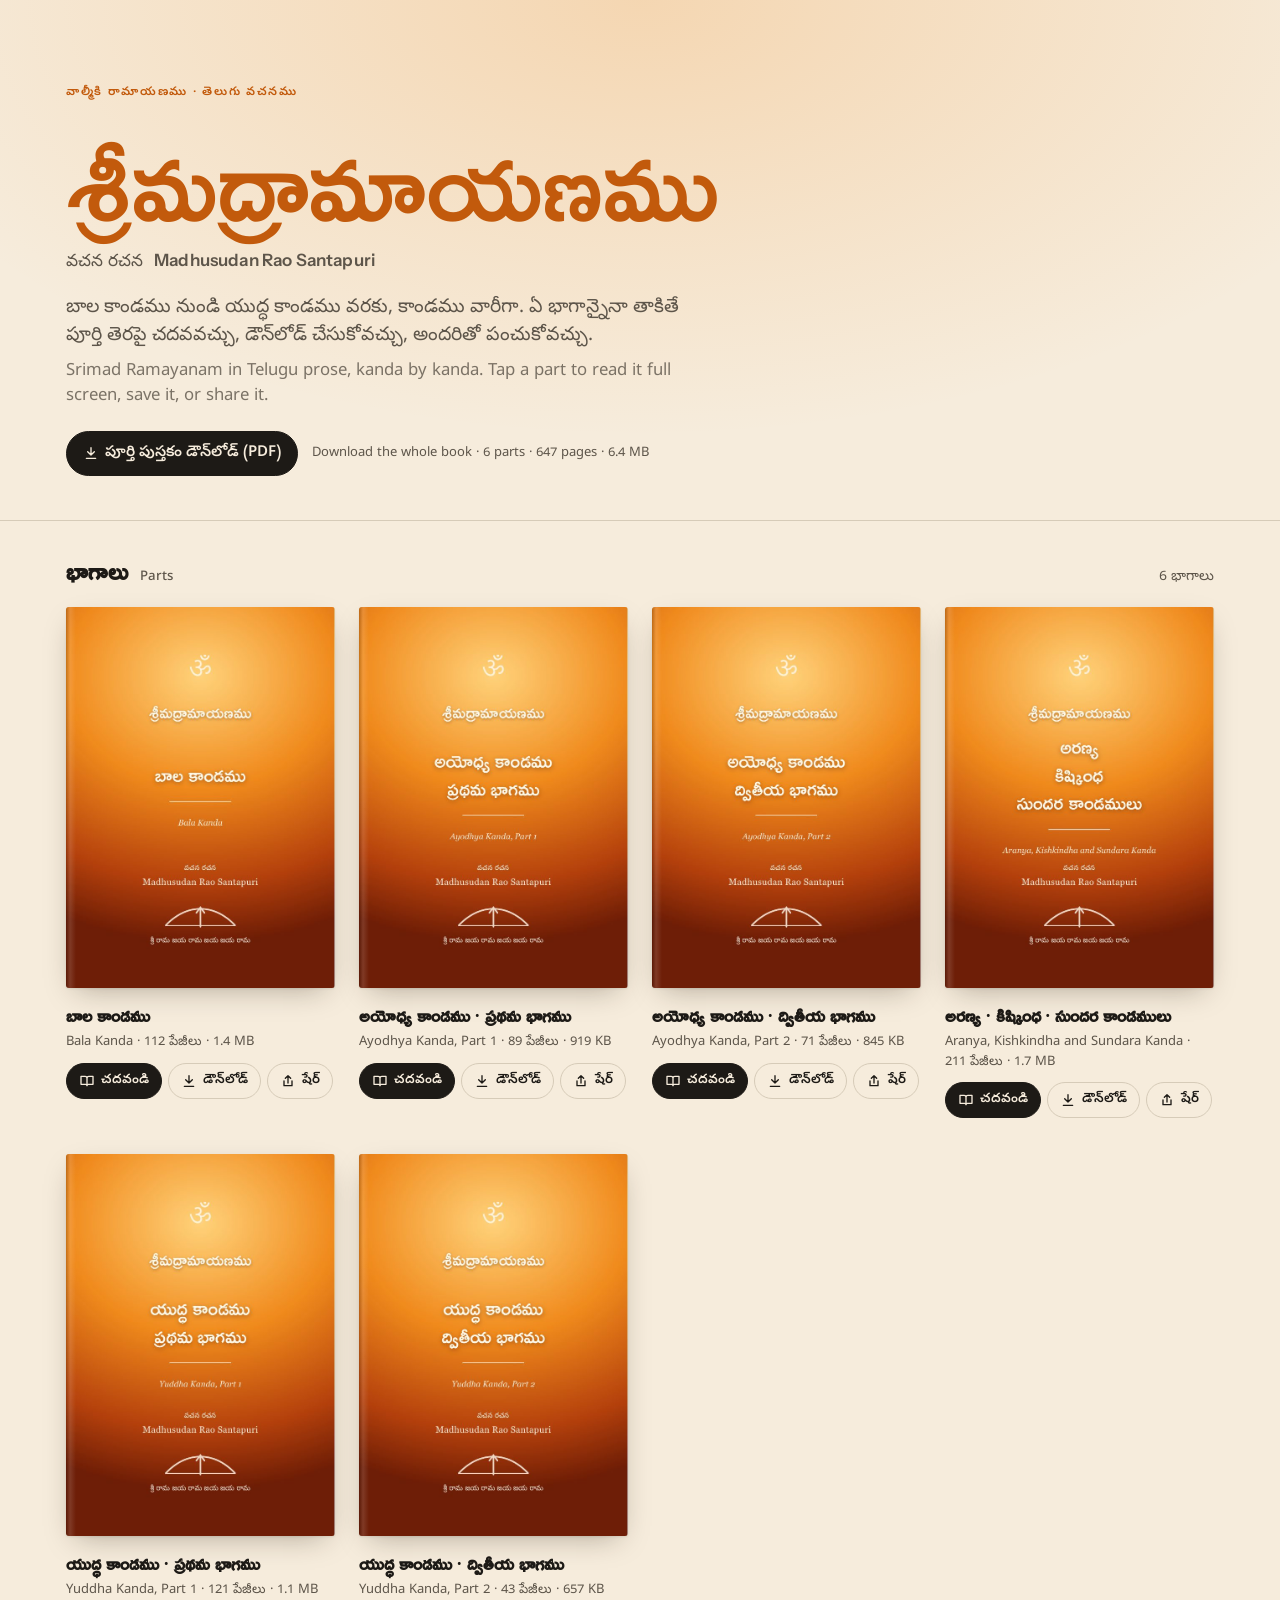
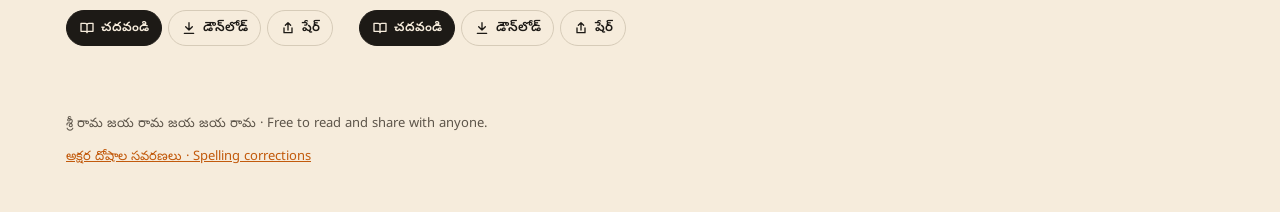
<file: index.html>
<!doctype html>
<html lang="te">
<head>
  <meta charset="utf-8">
  <meta name="viewport" content="width=device-width, initial-scale=1, viewport-fit=cover">
  <title>శ్రీమద్రామాయణము · Srimad Ramayanam</title>
  <meta name="description" content="శ్రీమద్రామాయణము తెలుగులో, కాండము వారీగా. Srimad Ramayanam in Telugu: read every part full screen, download it, or share it.">
  <meta name="theme-color" content="#f6ecdc" media="(prefers-color-scheme: light)">
  <meta name="theme-color" content="#16130f" media="(prefers-color-scheme: dark)">
  <meta property="og:title" content="శ్రీమద్రామాయణము · Srimad Ramayanam">
  <meta property="og:description" content="శ్రీమద్రామాయణము తెలుగులో, కాండము వారీగా. Srimad Ramayanam in Telugu: read every part full screen, download it, or share it.">
  <link rel="icon" href="data:image/svg+xml,%3Csvg xmlns='http://www.w3.org/2000/svg' viewBox='0 0 64 64'%3E%3Crect width='64' height='64' rx='12' fill='%23c25a0c'/%3E%3Cpath d='M12 50C22 16 42 16 52 50' fill='none' stroke='%23fff' stroke-width='4' stroke-linecap='round'/%3E%3Cpath d='M12 50H52M32 52V22M26 29l6-8 6 8' fill='none' stroke='%23fff' stroke-width='3' stroke-linecap='round'/%3E%3C/svg%3E">
  <link rel="preconnect" href="https://fonts.googleapis.com">
  <link rel="preconnect" href="https://fonts.gstatic.com" crossorigin>
  <link href="https://fonts.googleapis.com/css2?family=Noto+Sans+Telugu:wght@400;500;600&family=Ramabhadra&family=Instrument+Sans:wght@400;500;600&display=swap" rel="stylesheet">
  <link rel="stylesheet" href="css/style.css">
  <script>
    // Shows script errors at the bottom of the page (helps find problems on phones and tablets without a console)
    window.onerror = function (msg, src, line) {
      var el = document.getElementById('jsError');
      if (el) { el.hidden = false; el.textContent += 'Error: ' + msg + ' (' + String(src || '').split('/').pop() + ':' + line + ')\n'; }
    };
  </script>
  <script type="module" src="js/app.js"></script>
</head>
<body>
  <div id="home" class="home">
    <header class="masthead">
      <div class="wrap">
        <p class="eyebrow">వాల్మీకి రామాయణము · తెలుగు వచనము</p>
        <h1 class="title">శ్రీమద్రామాయణము</h1>
        <p class="byline">వచన రచన <span class="byline-name">Madhusudan Rao Santapuri</span></p>
        <p class="lede">బాల కాండము నుండి యుద్ధ కాండము వరకు, కాండము వారీగా. ఏ భాగాన్నైనా తాకితే పూర్తి తెరపై చదవవచ్చు, డౌన్‌లోడ్ చేసుకోవచ్చు, అందరితో పంచుకోవచ్చు.<br><span class="lede-en">Srimad Ramayanam in Telugu prose, kanda by kanda. Tap a part to read it full screen, save it, or share it.</span></p>
        <p class="book-dl"><a class="btn primary" href="book/srimad-ramayanam.pdf" download="srimad-ramayanam.pdf"><svg viewBox="0 0 24 24" aria-hidden="true"><path d="M12 4v11M7 10l5 5 5-5M5 20h14"/></svg><span class="lbl">పూర్తి పుస్తకం డౌన్‌లోడ్ (PDF)</span></a>
          <span class="book-sub">Download the whole book · 6 parts · 647 pages · 6.4 MB</span></p>
      </div>
    </header>

    <main class="wrap">
      <div class="shelf-head">
        <h2>భాగాలు <span class="h-en">Parts</span></h2>
        <span id="count" class="count"></span>
      </div>
      <ul id="grid" class="grid" aria-live="polite">
        <!-- shelf:start -->
        <li class="card"><a class="cover" href="data/01-bala-kanda.pdf"><img src="covers/01-bala-kanda.jpg" alt=""></a>
          <div class="meta"><h3>బాల కాండము</h3><p class="sub">Bala Kanda · 112 పేజీలు · 1.4 MB</p>
          <div class="actions"><a class="btn primary" href="data/01-bala-kanda.pdf"><span class="lbl">చదవండి</span></a></div></div></li>
        <li class="card"><a class="cover" href="data/02-ayodhya-kanda-part-1.pdf"><img src="covers/02-ayodhya-kanda-part-1.jpg" alt=""></a>
          <div class="meta"><h3>అయోధ్య కాండము · ప్రథమ భాగము</h3><p class="sub">Ayodhya Kanda, Part 1 · 89 పేజీలు · 919 KB</p>
          <div class="actions"><a class="btn primary" href="data/02-ayodhya-kanda-part-1.pdf"><span class="lbl">చదవండి</span></a></div></div></li>
        <li class="card"><a class="cover" href="data/03-ayodhya-kanda-part-2.pdf"><img src="covers/03-ayodhya-kanda-part-2.jpg" alt=""></a>
          <div class="meta"><h3>అయోధ్య కాండము · ద్వితీయ భాగము</h3><p class="sub">Ayodhya Kanda, Part 2 · 71 పేజీలు · 845 KB</p>
          <div class="actions"><a class="btn primary" href="data/03-ayodhya-kanda-part-2.pdf"><span class="lbl">చదవండి</span></a></div></div></li>
        <li class="card"><a class="cover" href="data/04-aranya-kishkindha-sundara-kanda.pdf"><img src="covers/04-aranya-kishkindha-sundara-kanda.jpg" alt=""></a>
          <div class="meta"><h3>అరణ్య · కిష్కింధ · సుందర కాండములు</h3><p class="sub">Aranya, Kishkindha and Sundara Kanda · 211 పేజీలు · 1.7 MB</p>
          <div class="actions"><a class="btn primary" href="data/04-aranya-kishkindha-sundara-kanda.pdf"><span class="lbl">చదవండి</span></a></div></div></li>
        <li class="card"><a class="cover" href="data/05-yuddha-kanda-part-1.pdf"><img src="covers/05-yuddha-kanda-part-1.jpg" alt=""></a>
          <div class="meta"><h3>యుద్ధ కాండము · ప్రథమ భాగము</h3><p class="sub">Yuddha Kanda, Part 1 · 121 పేజీలు · 1.1 MB</p>
          <div class="actions"><a class="btn primary" href="data/05-yuddha-kanda-part-1.pdf"><span class="lbl">చదవండి</span></a></div></div></li>
        <li class="card"><a class="cover" href="data/06-yuddha-kanda-part-2.pdf"><img src="covers/06-yuddha-kanda-part-2.jpg" alt=""></a>
          <div class="meta"><h3>యుద్ధ కాండము · ద్వితీయ భాగము</h3><p class="sub">Yuddha Kanda, Part 2 · 43 పేజీలు · 657 KB</p>
          <div class="actions"><a class="btn primary" href="data/06-yuddha-kanda-part-2.pdf"><span class="lbl">చదవండి</span></a></div></div></li>
        <!-- shelf:end -->
      </ul>
      <div id="empty" class="empty" hidden>
        <p class="empty-title">ఇంకా భాగాలు లేవు</p>
        <p>New parts will appear here as soon as they're added.</p>
      </div>
      <div id="error" class="empty" hidden>
        <p class="empty-title">భాగాలను తెరవలేకపోయాం</p>
        <p>Check your connection and <a href="" onclick="location.reload();return false">try again</a>.</p>
      </div>
    </main>

    <footer class="foot wrap">
      <p>శ్రీ రామ జయ రామ జయ జయ రామ · Free to read and share with anyone.</p>
      <p><a href="corrections/">అక్షర దోషాల సవరణలు · Spelling corrections</a></p>
      <pre id="jsError" class="js-error" hidden></pre>
    </footer>
  </div>

  <!-- Full-screen reader -->
  <section id="viewer" class="viewer" hidden aria-label="Ramayanam reader">
    <div id="stage" class="stage">
      <div id="scroller" class="scroller">
        <div id="book" class="book">
          <div id="leafBase" class="leaf base"></div>
          <div id="leafFlip" class="leaf flipper">
            <div id="flipFront" class="face front"></div>
            <div class="face back"></div>
          </div>
        </div>
      </div>
      <div class="edge edge-l" aria-hidden="true">
        <svg viewBox="0 0 24 24"><path d="M15 5l-7 7 7 7" /></svg>
      </div>
      <div class="edge edge-r" aria-hidden="true">
        <svg viewBox="0 0 24 24"><path d="M9 5l7 7-7 7" /></svg>
      </div>
      <div id="spinner" class="spinner" hidden></div>
    </div>

    <div id="hud" class="hud">
      <div class="hud-top">
        <button class="icon-btn" data-act="home" aria-label="All parts" title="అన్ని భాగాలు">
          <svg viewBox="0 0 24 24"><path d="M4 5h6v6H4zM14 5h6v6h-6zM4 15h6v4H4zM14 15h6v4h-6z"/></svg>
        </button>
        <div class="hud-title">
          <span id="vTitle"></span>
          <span id="vPage" class="hud-page"></span>
        </div>
        <button class="icon-btn" data-act="sound" aria-label="Sound" title="Sound on/off">
          <svg class="snd-on" viewBox="0 0 24 24"><path d="M4 9v6h4l5 4V5L8 9zM16.5 8.5a5 5 0 010 7M19 6a8.5 8.5 0 010 12"/></svg>
          <svg class="snd-off" viewBox="0 0 24 24"><path d="M4 9v6h4l5 4V5L8 9zM17 9l5 6M22 9l-5 6"/></svg>
        </button>
        <button class="icon-btn" data-act="download" aria-label="Download" title="Download">
          <svg viewBox="0 0 24 24"><path d="M12 4v11M7 10l5 5 5-5M5 20h14"/></svg>
        </button>
        <button class="icon-btn" data-act="share" aria-label="Share" title="Share">
          <svg viewBox="0 0 24 24"><path d="M12 15V4M8 8l4-4 4 4M6 12v7h12v-7"/></svg>
        </button>
        <button class="icon-btn fs-btn" data-act="fullscreen" aria-label="Full screen" title="Full screen">
          <svg viewBox="0 0 24 24"><path d="M4 9V4h5M20 9V4h-5M4 15v5h5M20 15v5h-5"/></svg>
        </button>
      </div>
      <div class="progress"><span id="progressBar"></span></div>
    </div>

    <div id="coach" class="coach" hidden>
      <div class="coach-zone"><svg viewBox="0 0 24 24"><path d="M15 5l-7 7 7 7"/></svg><span>ఎడమ వైపు తాకితే<br>ముందటి పేజీ</span></div>
      <div class="coach-zone mid"><svg viewBox="0 0 48 24"><path d="M44 12H6M14 4l-8 8 8 8"/></svg><span>కుడి నుంచి ఎడమకు స్వైప్<br>అన్ని భాగాలకు</span></div>
      <div class="coach-zone"><svg viewBox="0 0 24 24"><path d="M9 5l7 7-7 7"/></svg><span>కుడి వైపు తాకితే<br>తరువాతి పేజీ</span></div>
      <p class="coach-go">రెండు వేళ్లతో పెద్దది చేయవచ్చు<br>మొదలుపెట్టడానికి ఎక్కడైనా తాకండి</p>
    </div>
  </section>

  <div id="toast" class="toast" role="status" aria-live="polite"></div>
</body>
</html>
</file>
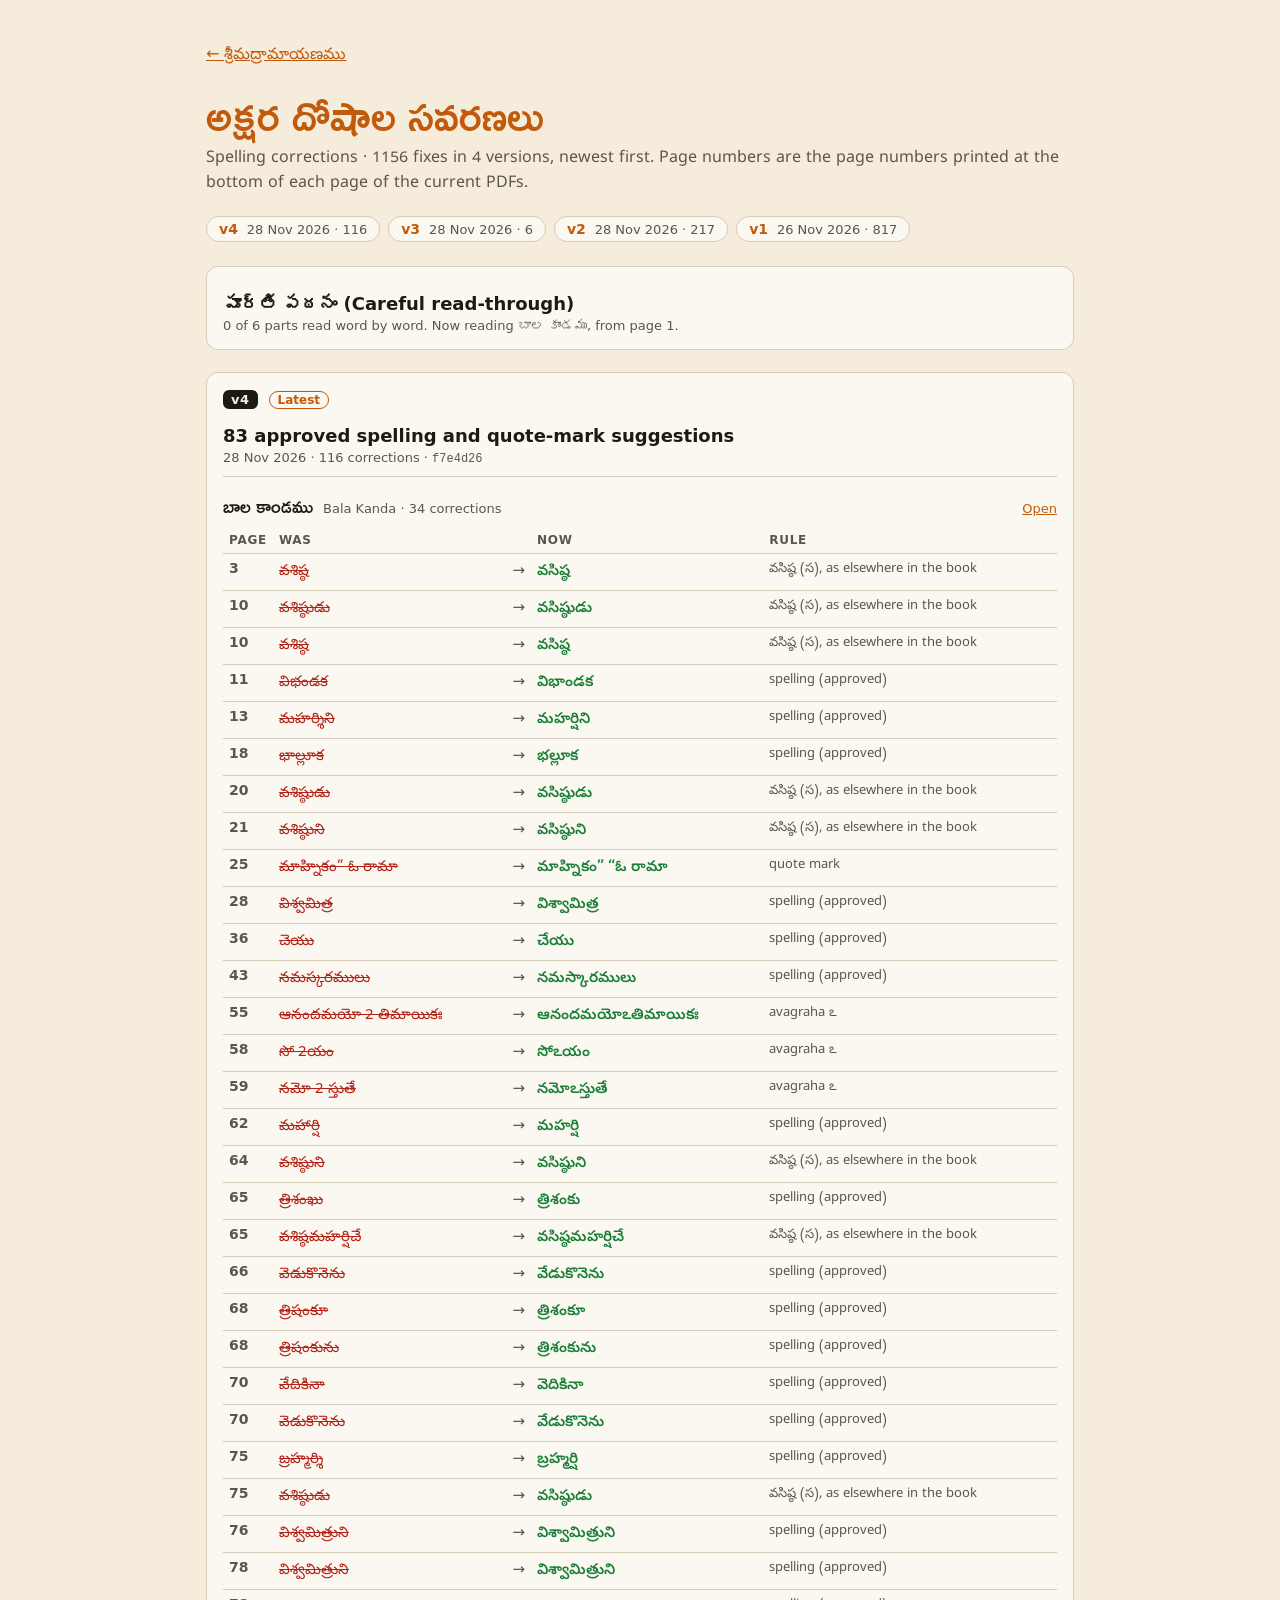
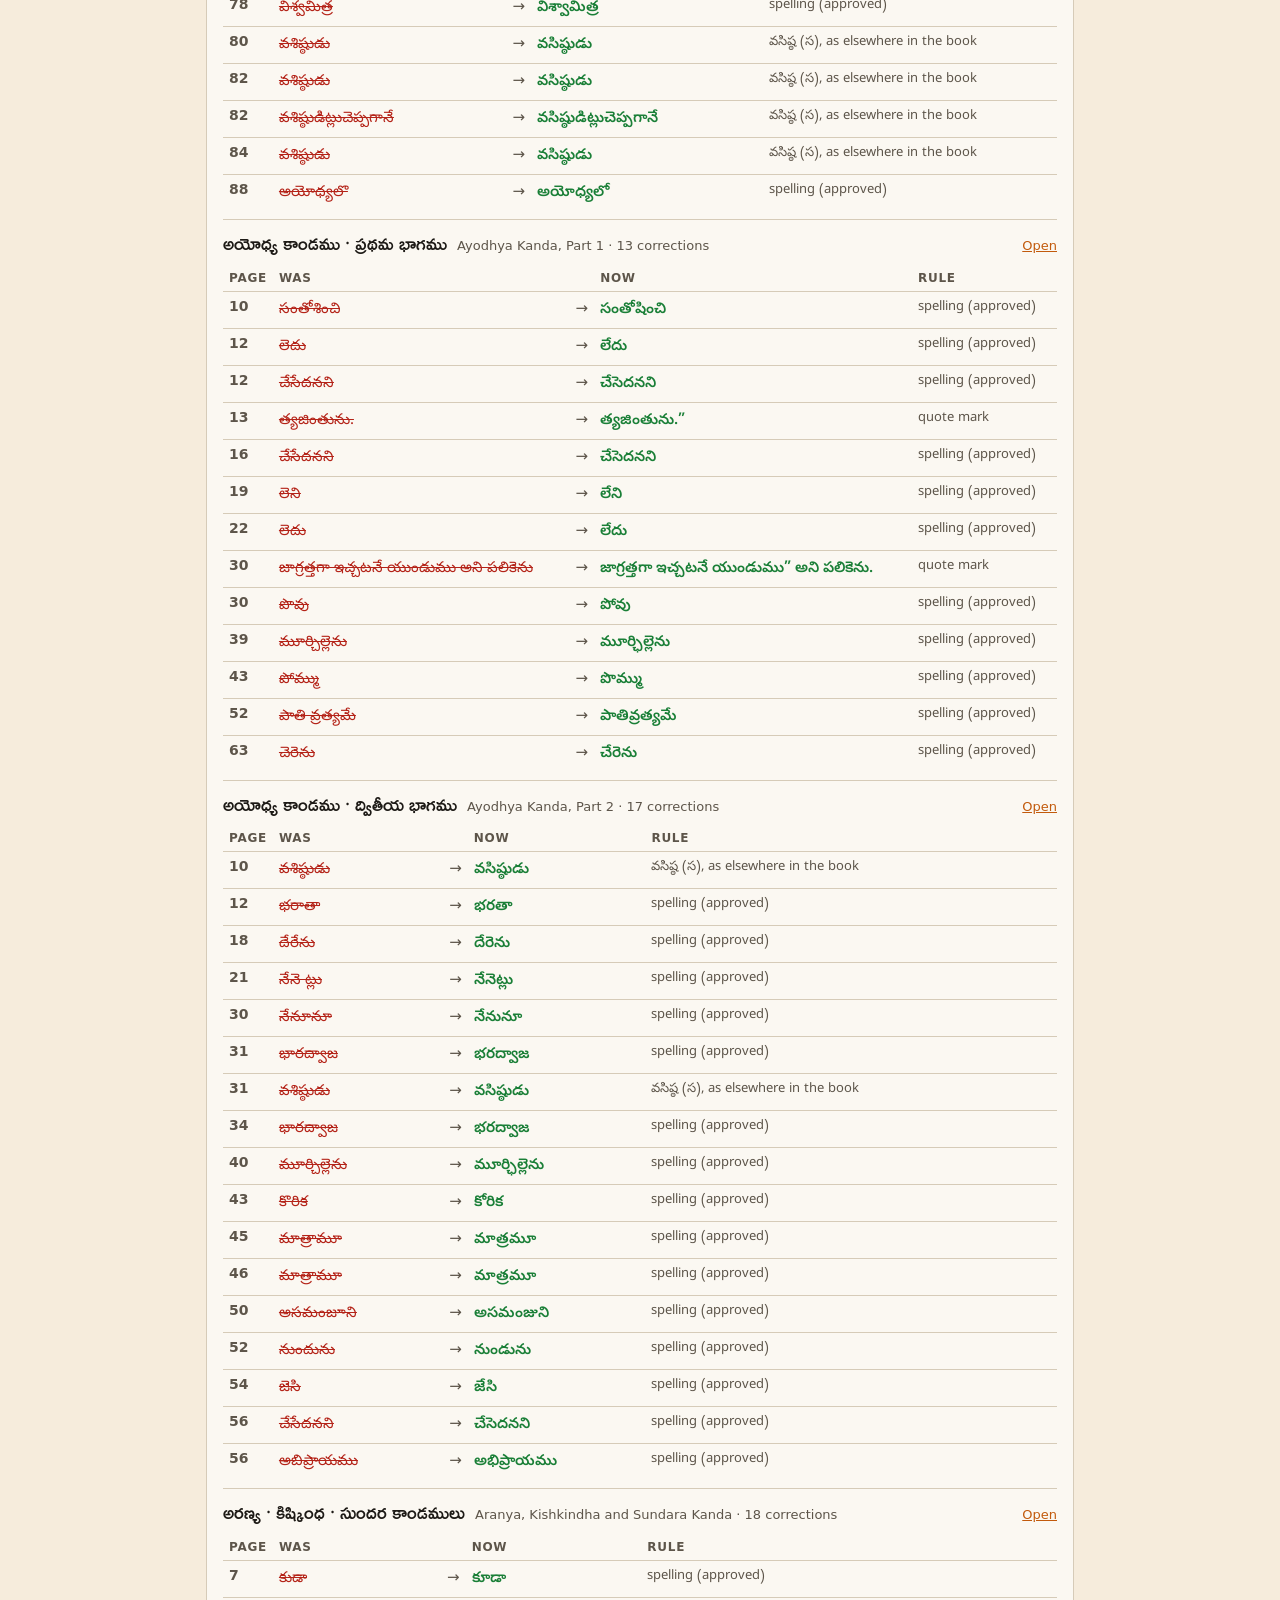
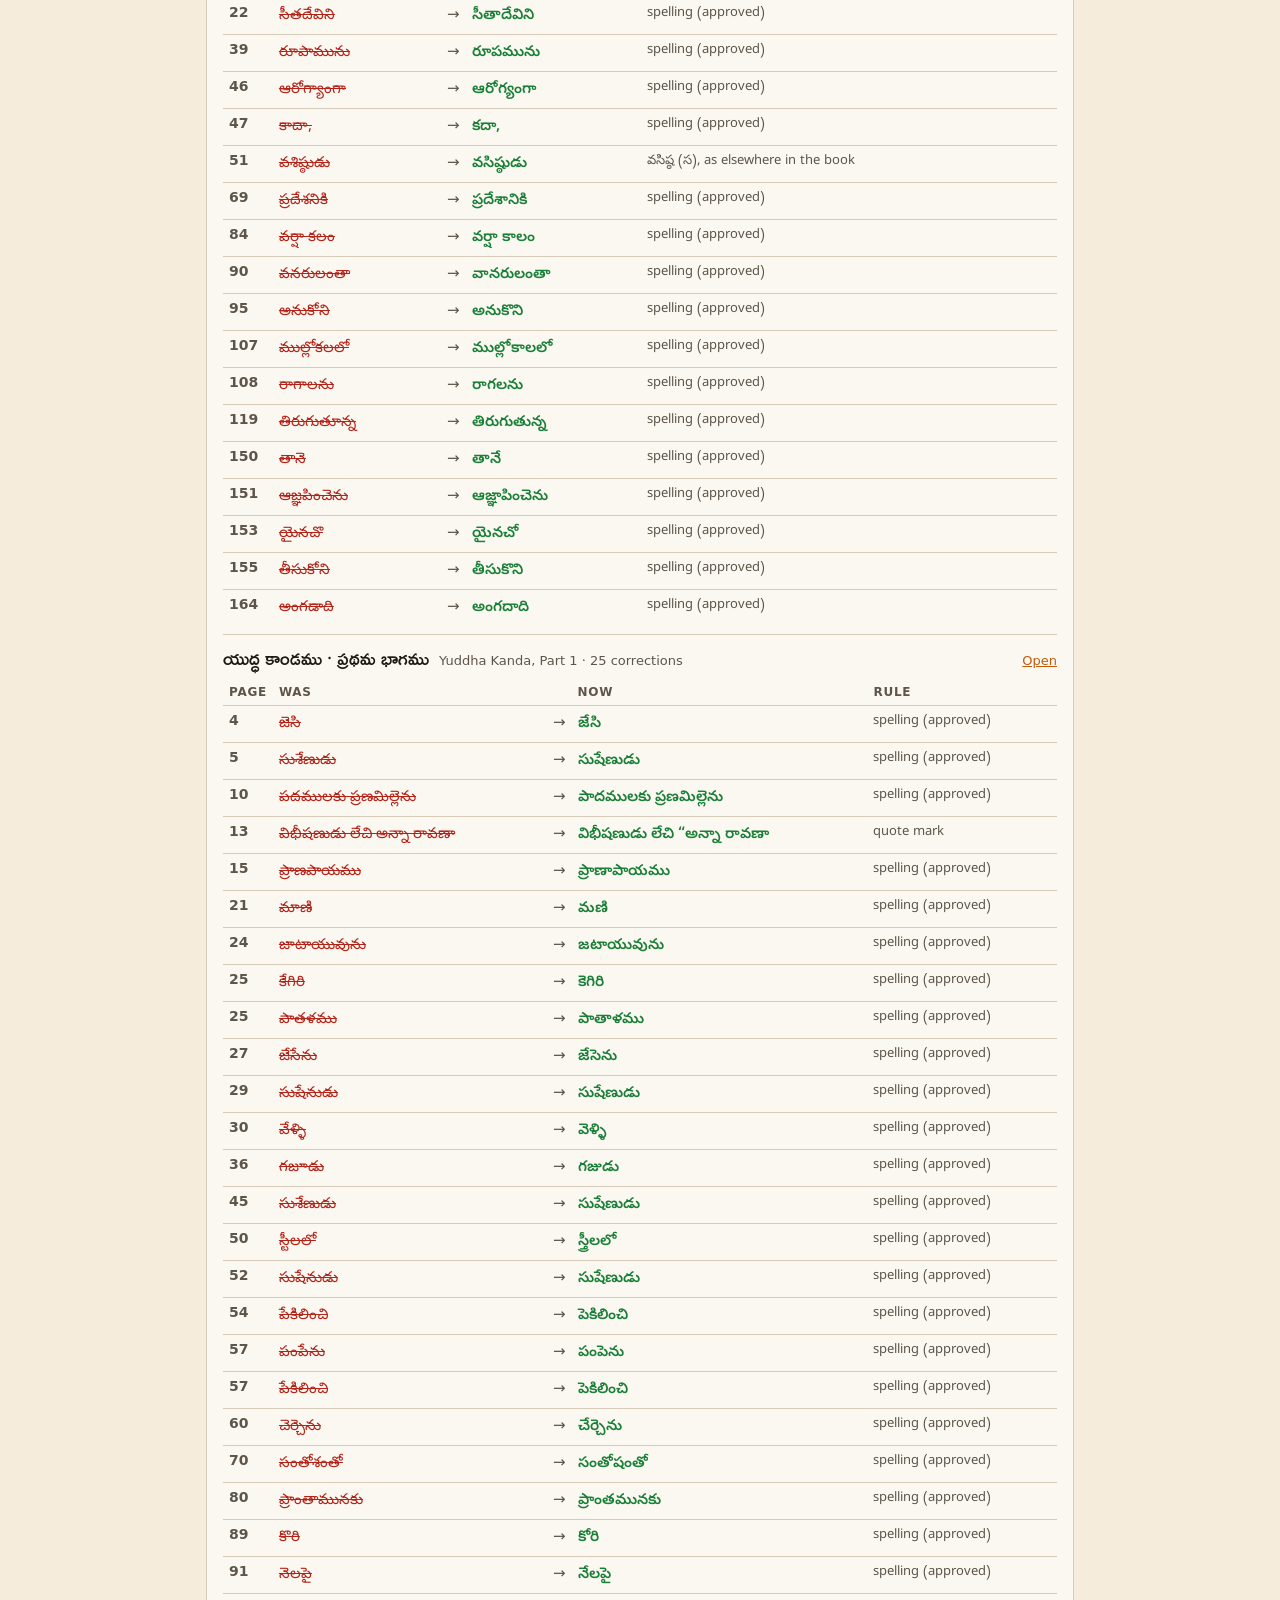
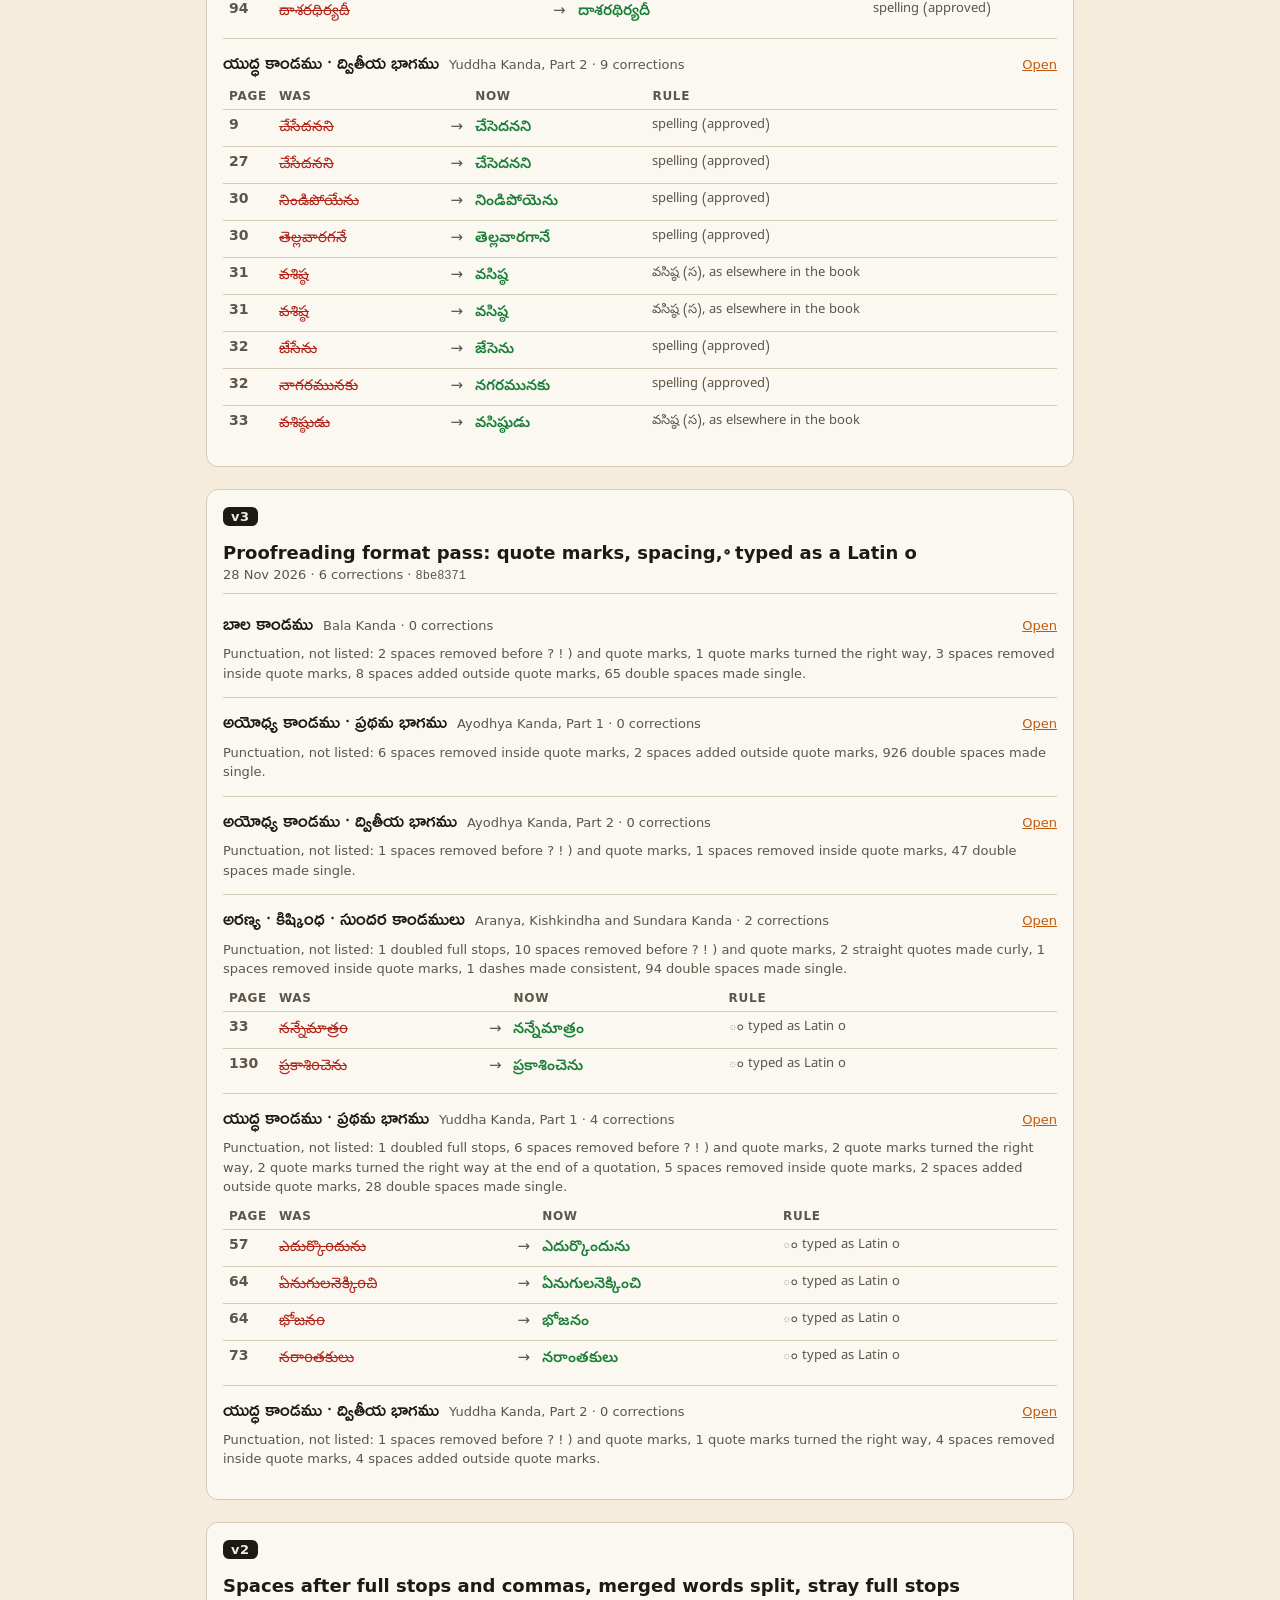
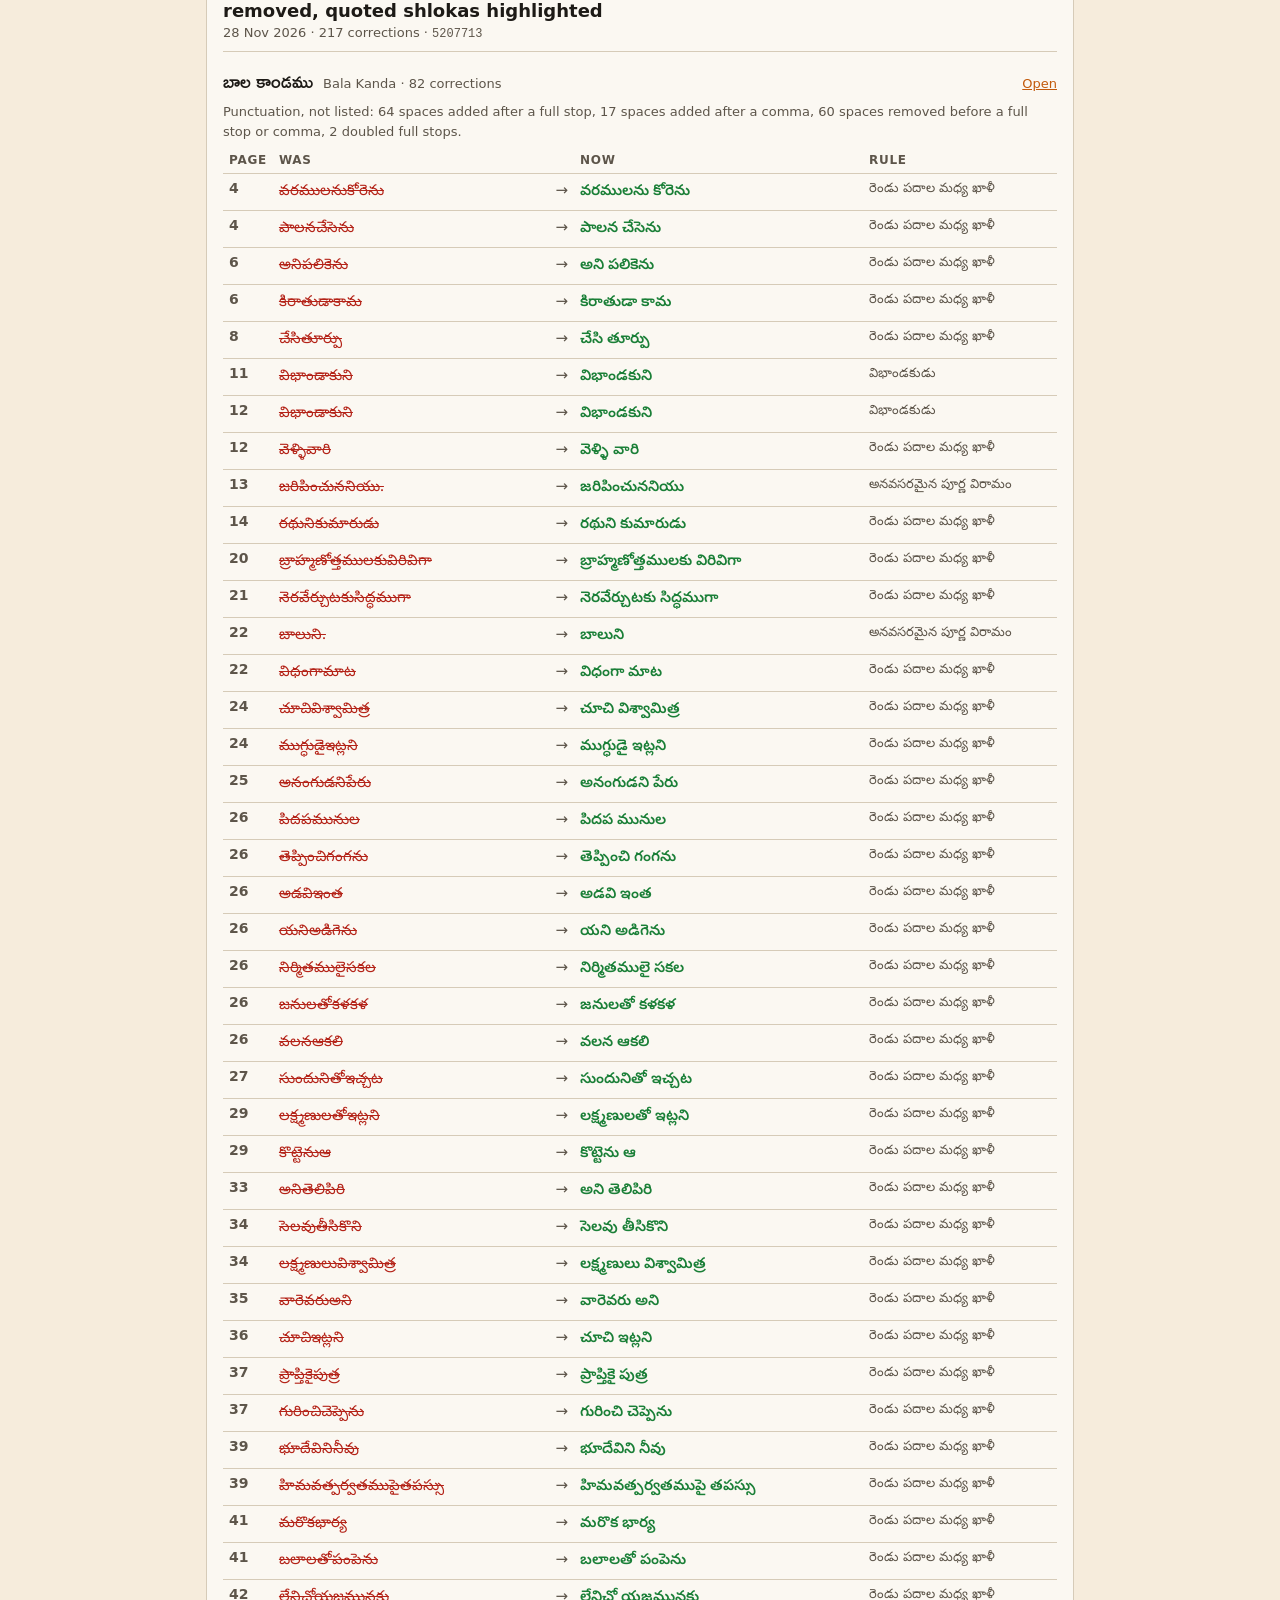
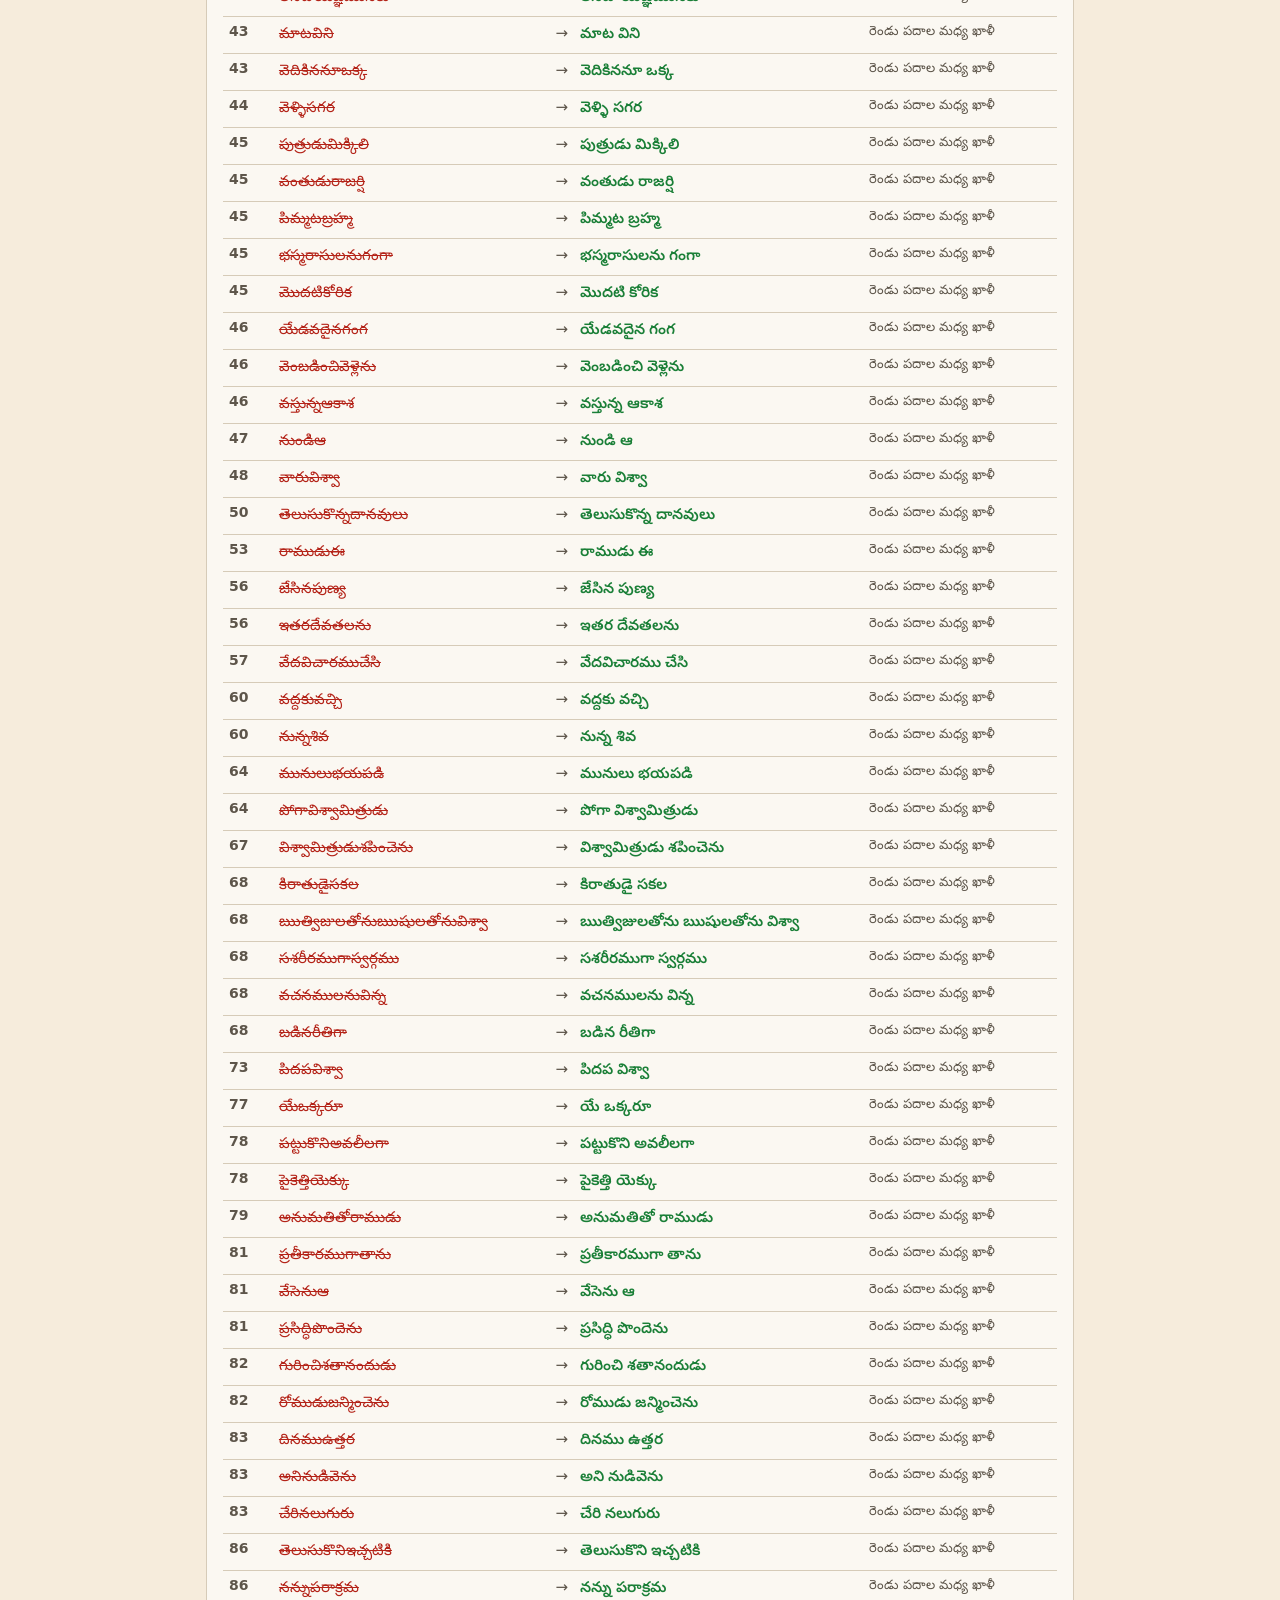
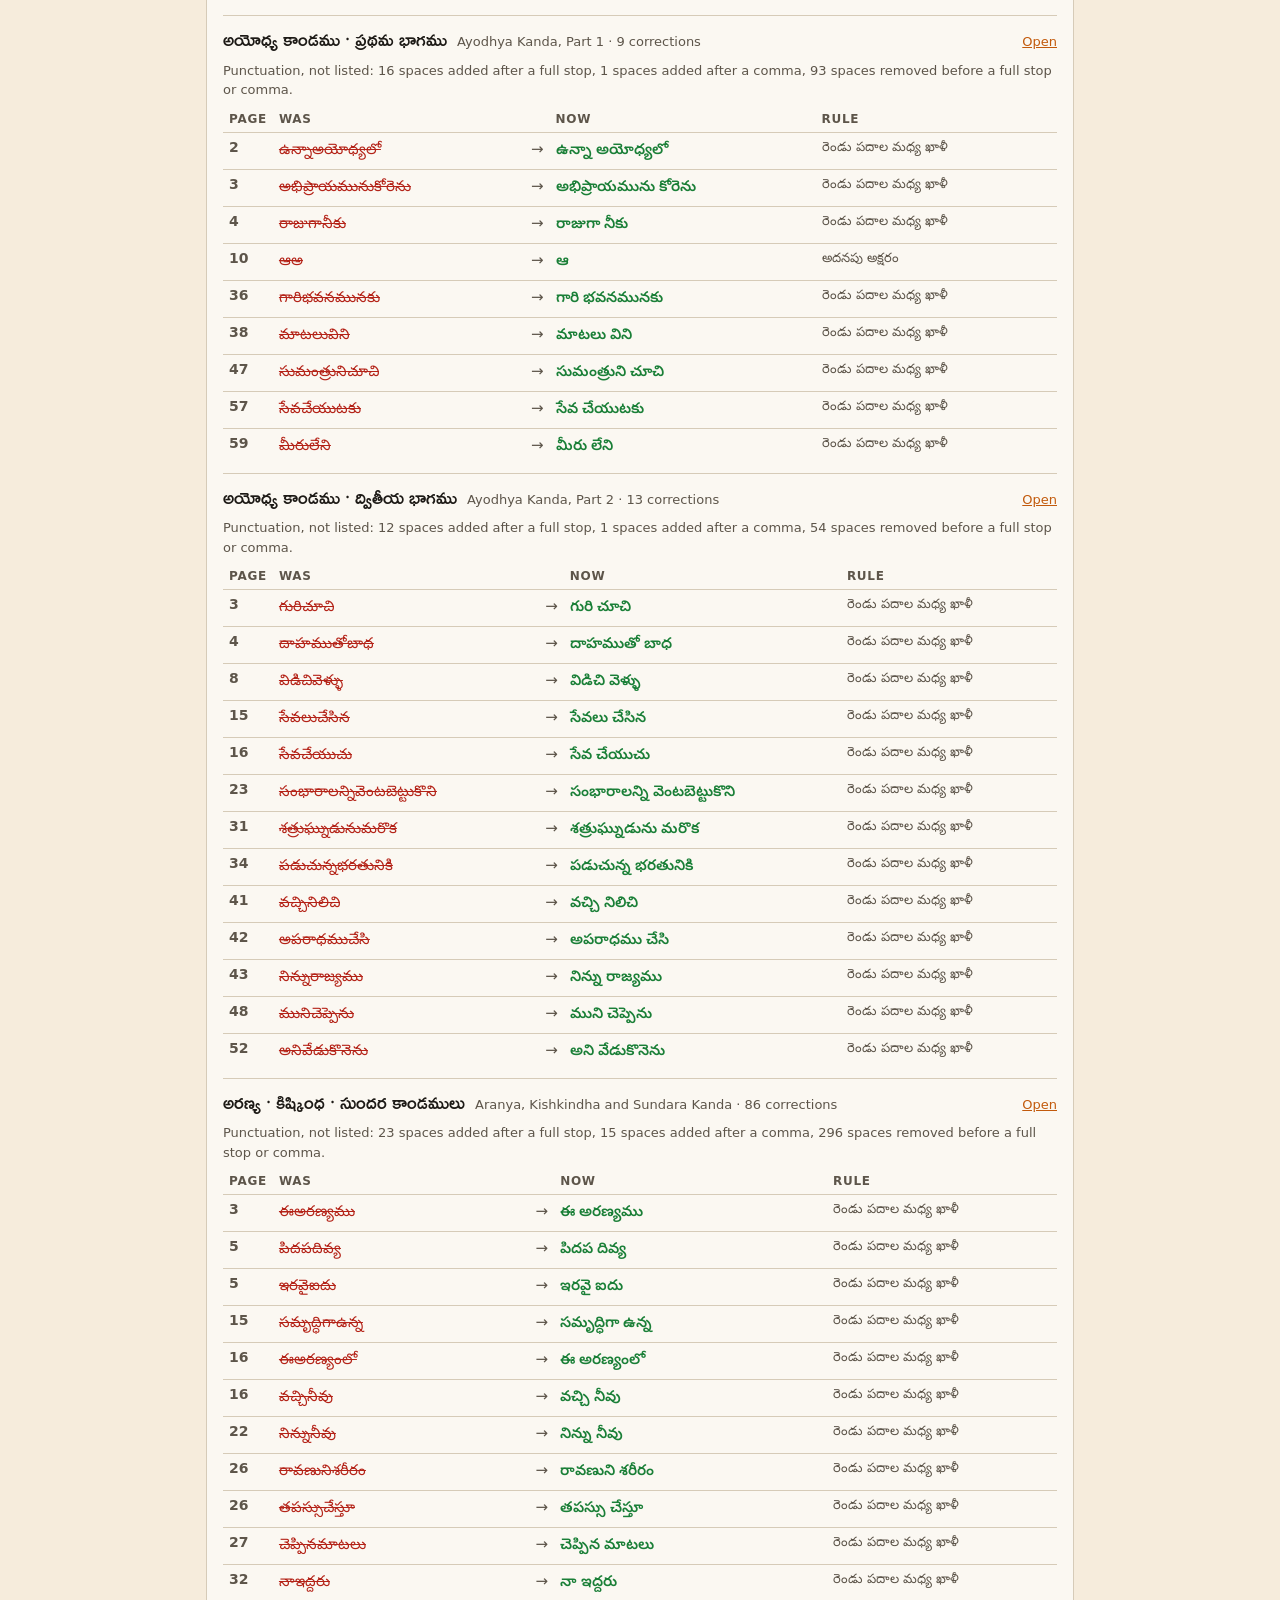
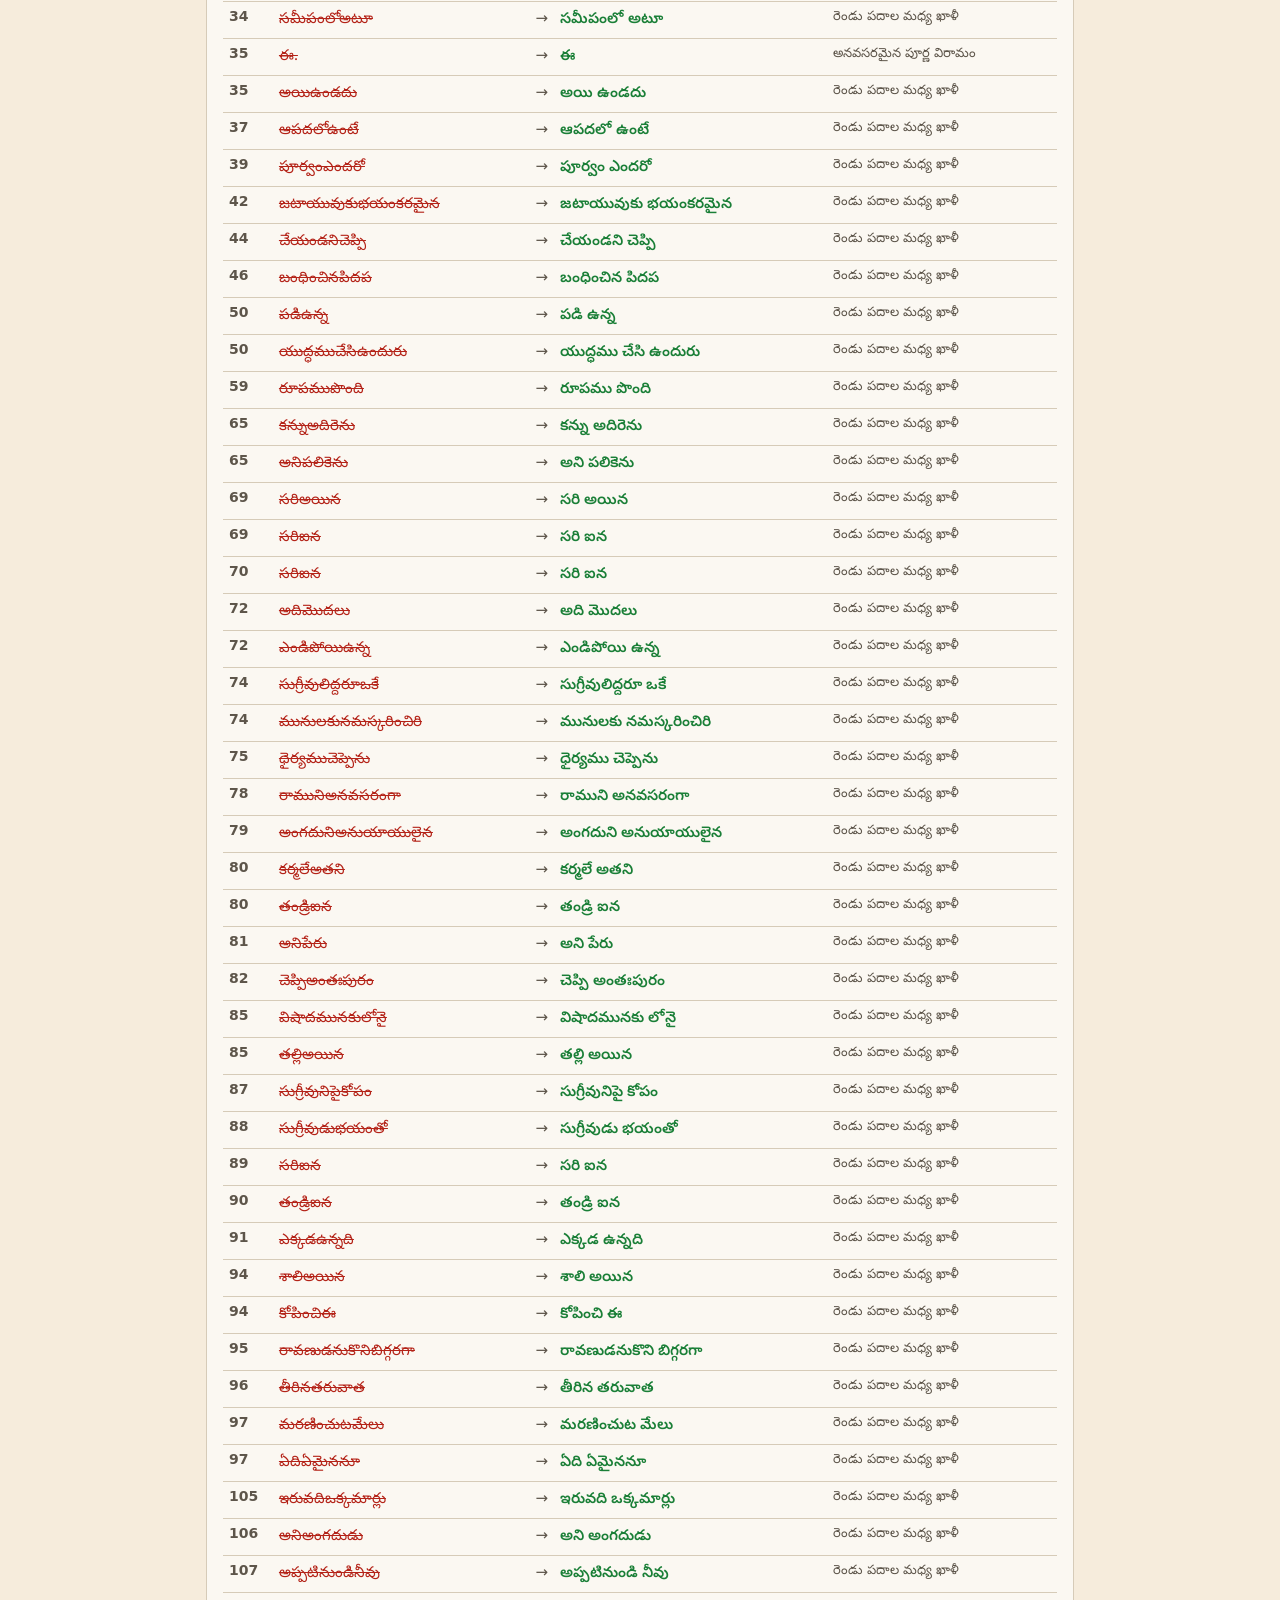
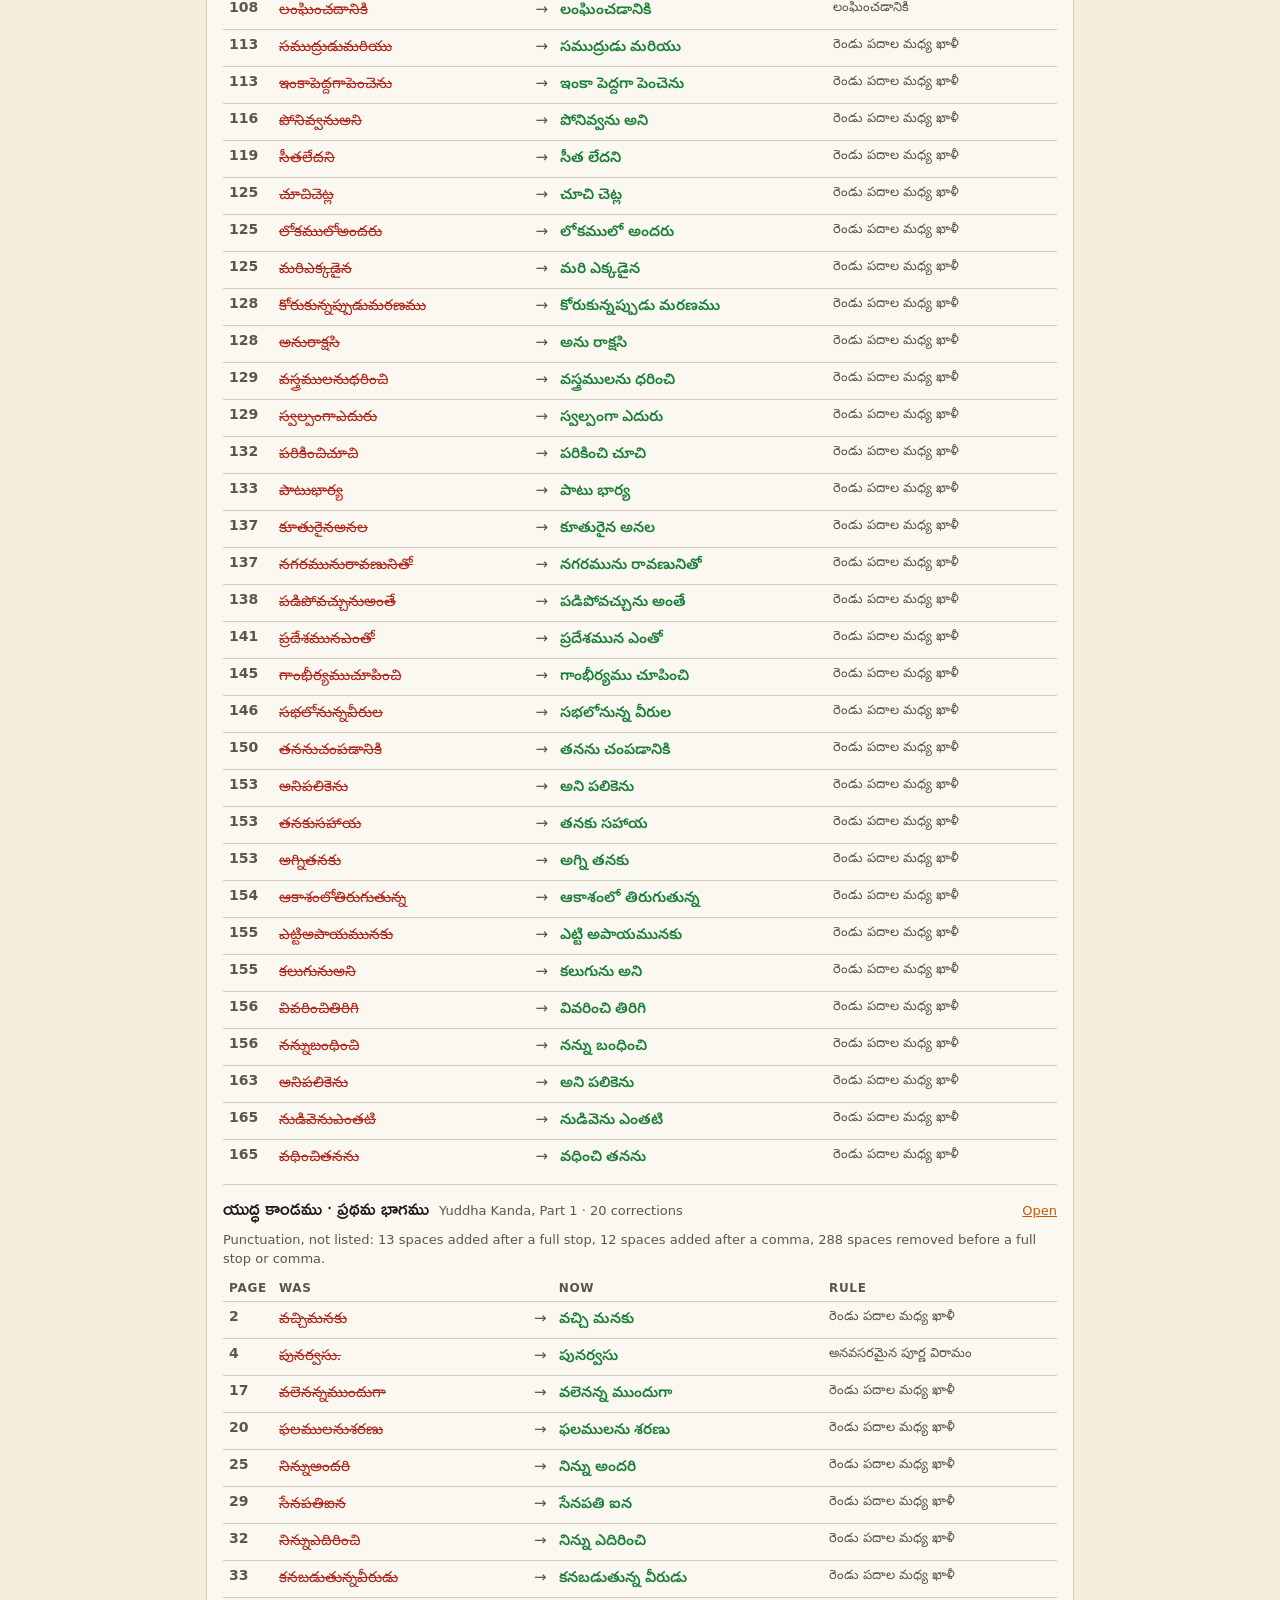
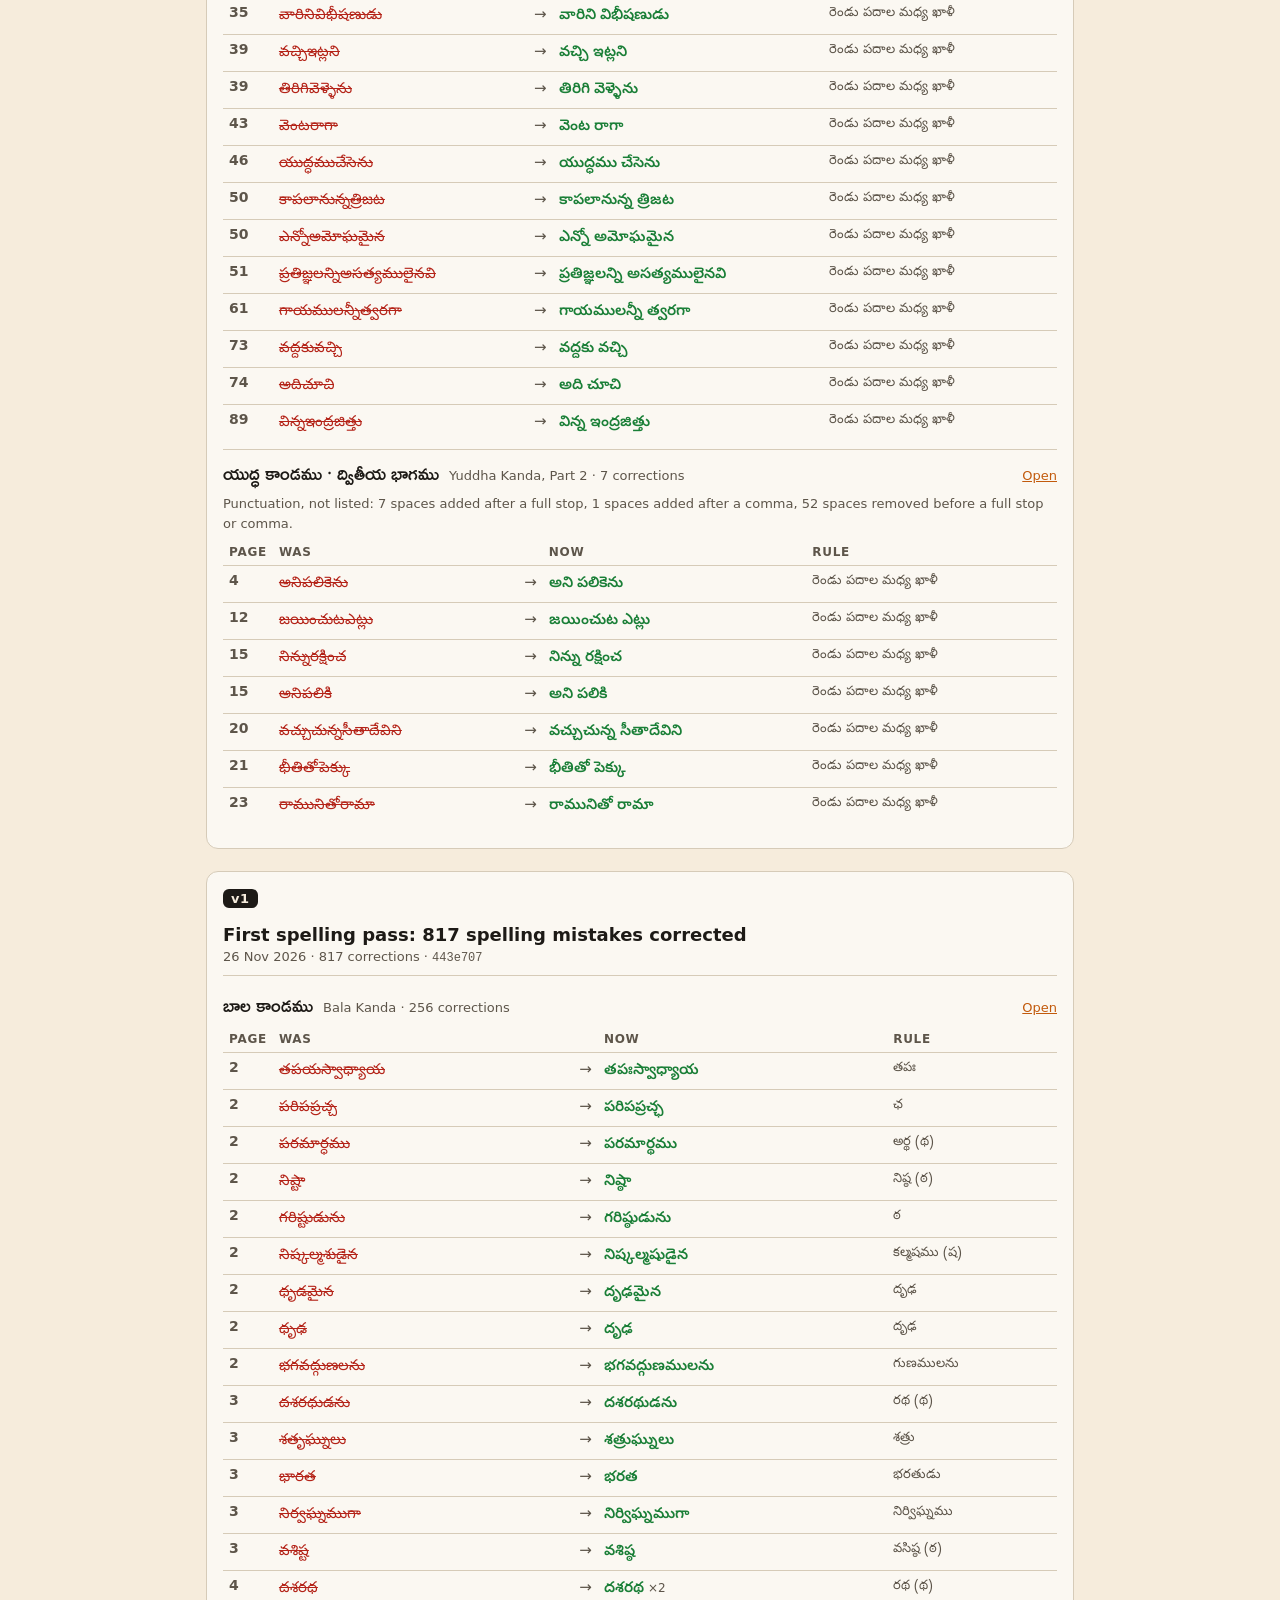
<file: corrections/index.html>
<!doctype html>
<html lang="te"><head><meta charset="utf-8"><meta name="viewport" content="width=device-width, initial-scale=1">
<title>Spelling corrections · శ్రీమద్రామాయణము</title>
<link rel="preconnect" href="https://fonts.googleapis.com"><link rel="preconnect" href="https://fonts.gstatic.com" crossorigin>
<link href="https://fonts.googleapis.com/css2?family=Noto+Sans+Telugu:wght@400;600&family=Ramabhadra&display=swap" rel="stylesheet">
<style>
:root { --paper:#f6ecdc; --card:#fbf8f2; --ink:#1d1a16; --ink2:#5d554a; --rule:#d6cbb8; --accent:#c25a0c; --old:#b42318; --new:#1a7f37; }
@media (prefers-color-scheme: dark) { :root { --paper:#16130f; --card:#1f1b16; --ink:#f1ebe0; --ink2:#b1a796; --rule:#3a3329; --accent:#ea8a42; --old:#ff8a80; --new:#7ee2a8; } }
* { box-sizing: border-box; }
body { margin:0; background:var(--paper); color:var(--ink); font:16px/1.6 "Noto Sans Telugu","Nirmala UI",system-ui,sans-serif; }
.wrap { max-width:900px; margin:0 auto; padding:28px 16px 60px; }
a { color:var(--accent); }
h1 { font-family:Ramabhadra,"Noto Sans Telugu",sans-serif; font-weight:400; color:var(--accent); font-size:clamp(28px,7vw,44px); margin:8px 0 4px; line-height:1.3; }
.lede { color:var(--ink2); margin:0 0 18px; }
.toc { list-style:none; padding:0; margin:0 0 24px; display:flex; flex-wrap:wrap; gap:8px; }
.toc li { background:var(--card); border:1px solid var(--rule); border-radius:999px; padding:4px 12px; font:600 14px system-ui,sans-serif; }
.toc a { text-decoration:none; } .n { color:var(--ink2); font-weight:400; font-size:13px; margin-left:4px; }
.ver { background:var(--card); border:1px solid var(--rule); border-radius:12px; padding:16px; margin:0 0 22px; scroll-margin-top:12px; }
.vh { border-bottom:1px solid var(--rule); padding-bottom:10px; margin-bottom:6px; }
.vid { font:700 13px system-ui,sans-serif; letter-spacing:.04em; background:var(--ink); color:var(--paper); border-radius:6px; padding:2px 8px; }
.latest { font:600 12px system-ui,sans-serif; color:var(--accent); border:1px solid var(--accent); border-radius:99px; padding:1px 8px; margin-left:6px; }
h2 { font-family:system-ui,sans-serif; font-weight:600; margin:8px 0 2px; font-size:18px; line-height:1.4; }
.vm { margin:0; color:var(--ink2); font:13px system-ui,sans-serif; }
code { font:12px ui-monospace,Consolas,monospace; }
.part { border-top:1px solid var(--rule); padding:8px 0; }
.vh + .part { border-top:0; }
.part summary { cursor:pointer; display:flex; flex-wrap:wrap; align-items:baseline; gap:4px 10px; }
.pt { font-family:Ramabhadra,"Noto Sans Telugu",sans-serif; font-size:19px; }
.part .en { font:13px system-ui,sans-serif; color:var(--ink2); }
.part .open { font:13px system-ui,sans-serif; margin-left:auto; }
table { width:100%; border-collapse:collapse; font-size:15px; margin-top:6px; }
th { text-align:left; font:600 12px system-ui,sans-serif; color:var(--ink2); text-transform:uppercase; letter-spacing:.06em; border-bottom:1px solid var(--rule); padding:6px; }
td { padding:6px; border-bottom:1px solid var(--rule); vertical-align:top; }
tr:last-child td { border-bottom:0; }
.pg { font:600 14px system-ui,sans-serif; color:var(--ink2); width:3.2em; font-variant-numeric:tabular-nums; }
.old { color:var(--old); text-decoration:line-through; text-decoration-thickness:1px; }
.new { color:var(--new); font-weight:600; }
.arrow { color:var(--ink2); width:1.2em; }
.why { color:var(--ink2); font-size:13px; }
.punct { color:var(--ink2); font:13px/1.5 system-ui,sans-serif; margin:6px 0; }
.x { font:500 12px system-ui,sans-serif; color:var(--ink2); }
@media (max-width:560px) { .why { display:none; } th:last-child { display:none; } }
</style></head><body><div class="wrap">
<p><a href="../">← శ్రీమద్రామాయణము</a></p>
<h1>అక్షర దోషాల సవరణలు</h1>
<p class="lede">Spelling corrections · 1156 fixes in 4 versions, newest first. Page numbers are the page numbers printed at the bottom of each page of the current PDFs.</p>
<ul class="toc"><li><a href="#v4">v4</a> <span class="n">28 Nov 2026 · 116</span></li><li><a href="#v3">v3</a> <span class="n">28 Nov 2026 · 6</span></li><li><a href="#v2">v2</a> <span class="n">28 Nov 2026 · 217</span></li><li><a href="#v1">v1</a> <span class="n">26 Nov 2026 · 817</span></li></ul>
<section class="ver"><h2>పూర్తి పఠనం (Careful read-through)</h2><p class="vm">0 of 6 parts read word by word. Now reading బాల కాండము, from page 1.</p></section><section id="v4" class="ver"><header class="vh"><span class="vid">v4</span> <span class="latest">Latest</span>
<h2>83 approved spelling and quote-mark suggestions</h2><p class="vm">28 Nov 2026 · 116 corrections · <code>f7e4d26</code></p></header>
<details class="part" open><summary><span class="pt">బాల కాండము</span> <span class="en">Bala Kanda · 34 corrections</span> <a class="open" href="../#read=data/01-bala-kanda.pdf">Open</a></summary>

<table><thead><tr><th>Page</th><th>Was</th><th></th><th>Now</th><th>Rule</th></tr></thead><tbody>
<tr><td class="pg">3</td><td class="old">వశిష్ఠ</td><td class="arrow">→</td><td class="new">వసిష్ఠ</td><td class="why">వసిష్ఠ (స), as elsewhere in the book</td></tr>
<tr><td class="pg">10</td><td class="old">వశిష్ఠుడు</td><td class="arrow">→</td><td class="new">వసిష్ఠుడు</td><td class="why">వసిష్ఠ (స), as elsewhere in the book</td></tr>
<tr><td class="pg">10</td><td class="old">వశిష్ఠ</td><td class="arrow">→</td><td class="new">వసిష్ఠ</td><td class="why">వసిష్ఠ (స), as elsewhere in the book</td></tr>
<tr><td class="pg">11</td><td class="old">విభండక</td><td class="arrow">→</td><td class="new">విభాండక</td><td class="why">spelling (approved)</td></tr>
<tr><td class="pg">13</td><td class="old">మహర్శిని</td><td class="arrow">→</td><td class="new">మహర్షిని</td><td class="why">spelling (approved)</td></tr>
<tr><td class="pg">18</td><td class="old">భాల్లూక</td><td class="arrow">→</td><td class="new">భల్లూక</td><td class="why">spelling (approved)</td></tr>
<tr><td class="pg">20</td><td class="old">వశిష్ఠుడు</td><td class="arrow">→</td><td class="new">వసిష్ఠుడు</td><td class="why">వసిష్ఠ (స), as elsewhere in the book</td></tr>
<tr><td class="pg">21</td><td class="old">వశిష్ఠుని</td><td class="arrow">→</td><td class="new">వసిష్ఠుని</td><td class="why">వసిష్ఠ (స), as elsewhere in the book</td></tr>
<tr><td class="pg">25</td><td class="old">మాహ్నికం” ఓ రామా</td><td class="arrow">→</td><td class="new">మాహ్నికం” “ఓ రామా</td><td class="why">quote mark</td></tr>
<tr><td class="pg">28</td><td class="old">విశ్వమిత్ర</td><td class="arrow">→</td><td class="new">విశ్వామిత్ర</td><td class="why">spelling (approved)</td></tr>
<tr><td class="pg">36</td><td class="old">చెయు</td><td class="arrow">→</td><td class="new">చేయు</td><td class="why">spelling (approved)</td></tr>
<tr><td class="pg">43</td><td class="old">నమస్కరములు</td><td class="arrow">→</td><td class="new">నమస్కారములు</td><td class="why">spelling (approved)</td></tr>
<tr><td class="pg">55</td><td class="old">ఆనందమయో 2 తిమాయికః</td><td class="arrow">→</td><td class="new">ఆనందమయోఽతిమాయికః</td><td class="why">avagraha ఽ</td></tr>
<tr><td class="pg">58</td><td class="old">సో 2యం</td><td class="arrow">→</td><td class="new">సోఽయం</td><td class="why">avagraha ఽ</td></tr>
<tr><td class="pg">59</td><td class="old">నమో 2 స్తుతే</td><td class="arrow">→</td><td class="new">నమోఽస్తుతే</td><td class="why">avagraha ఽ</td></tr>
<tr><td class="pg">62</td><td class="old">మహార్షి</td><td class="arrow">→</td><td class="new">మహర్షి</td><td class="why">spelling (approved)</td></tr>
<tr><td class="pg">64</td><td class="old">వశిష్ఠుని</td><td class="arrow">→</td><td class="new">వసిష్ఠుని</td><td class="why">వసిష్ఠ (స), as elsewhere in the book</td></tr>
<tr><td class="pg">65</td><td class="old">త్రిశంఖు</td><td class="arrow">→</td><td class="new">త్రిశంకు</td><td class="why">spelling (approved)</td></tr>
<tr><td class="pg">65</td><td class="old">వశిష్ఠమహర్షిచే</td><td class="arrow">→</td><td class="new">వసిష్ఠమహర్షిచే</td><td class="why">వసిష్ఠ (స), as elsewhere in the book</td></tr>
<tr><td class="pg">66</td><td class="old">వెడుకొనెను</td><td class="arrow">→</td><td class="new">వేడుకొనెను</td><td class="why">spelling (approved)</td></tr>
<tr><td class="pg">68</td><td class="old">త్రిషంకూ</td><td class="arrow">→</td><td class="new">త్రిశంకూ</td><td class="why">spelling (approved)</td></tr>
<tr><td class="pg">68</td><td class="old">త్రిషంకును</td><td class="arrow">→</td><td class="new">త్రిశంకును</td><td class="why">spelling (approved)</td></tr>
<tr><td class="pg">70</td><td class="old">వేదికినా</td><td class="arrow">→</td><td class="new">వెదికినా</td><td class="why">spelling (approved)</td></tr>
<tr><td class="pg">70</td><td class="old">వెడుకొనెను</td><td class="arrow">→</td><td class="new">వేడుకొనెను</td><td class="why">spelling (approved)</td></tr>
<tr><td class="pg">75</td><td class="old">బ్రహ్మర్శి</td><td class="arrow">→</td><td class="new">బ్రహ్మర్షి</td><td class="why">spelling (approved)</td></tr>
<tr><td class="pg">75</td><td class="old">వశిష్ఠుడు</td><td class="arrow">→</td><td class="new">వసిష్ఠుడు</td><td class="why">వసిష్ఠ (స), as elsewhere in the book</td></tr>
<tr><td class="pg">76</td><td class="old">విశ్వమిత్రుని</td><td class="arrow">→</td><td class="new">విశ్వామిత్రుని</td><td class="why">spelling (approved)</td></tr>
<tr><td class="pg">78</td><td class="old">విశ్వమిత్రుని</td><td class="arrow">→</td><td class="new">విశ్వామిత్రుని</td><td class="why">spelling (approved)</td></tr>
<tr><td class="pg">78</td><td class="old">విశ్వమిత్ర</td><td class="arrow">→</td><td class="new">విశ్వామిత్ర</td><td class="why">spelling (approved)</td></tr>
<tr><td class="pg">80</td><td class="old">వశిష్ఠుడు</td><td class="arrow">→</td><td class="new">వసిష్ఠుడు</td><td class="why">వసిష్ఠ (స), as elsewhere in the book</td></tr>
<tr><td class="pg">82</td><td class="old">వశిష్ఠుడు</td><td class="arrow">→</td><td class="new">వసిష్ఠుడు</td><td class="why">వసిష్ఠ (స), as elsewhere in the book</td></tr>
<tr><td class="pg">82</td><td class="old">వశిష్ఠుడిట్లుచెప్పగానే</td><td class="arrow">→</td><td class="new">వసిష్ఠుడిట్లుచెప్పగానే</td><td class="why">వసిష్ఠ (స), as elsewhere in the book</td></tr>
<tr><td class="pg">84</td><td class="old">వశిష్ఠుడు</td><td class="arrow">→</td><td class="new">వసిష్ఠుడు</td><td class="why">వసిష్ఠ (స), as elsewhere in the book</td></tr>
<tr><td class="pg">88</td><td class="old">అయోధ్యలొ</td><td class="arrow">→</td><td class="new">అయోధ్యలో</td><td class="why">spelling (approved)</td></tr>
</tbody></table></details>
<details class="part" open><summary><span class="pt">అయోధ్య కాండము · ప్రథమ భాగము</span> <span class="en">Ayodhya Kanda, Part 1 · 13 corrections</span> <a class="open" href="../#read=data/02-ayodhya-kanda-part-1.pdf">Open</a></summary>

<table><thead><tr><th>Page</th><th>Was</th><th></th><th>Now</th><th>Rule</th></tr></thead><tbody>
<tr><td class="pg">10</td><td class="old">సంతోశించి</td><td class="arrow">→</td><td class="new">సంతోషించి</td><td class="why">spelling (approved)</td></tr>
<tr><td class="pg">12</td><td class="old">లెదు</td><td class="arrow">→</td><td class="new">లేదు</td><td class="why">spelling (approved)</td></tr>
<tr><td class="pg">12</td><td class="old">చేసేదనని</td><td class="arrow">→</td><td class="new">చేసెదనని</td><td class="why">spelling (approved)</td></tr>
<tr><td class="pg">13</td><td class="old">త్యజింతును.</td><td class="arrow">→</td><td class="new">త్యజింతును.”</td><td class="why">quote mark</td></tr>
<tr><td class="pg">16</td><td class="old">చేసేదనని</td><td class="arrow">→</td><td class="new">చేసెదనని</td><td class="why">spelling (approved)</td></tr>
<tr><td class="pg">19</td><td class="old">లెని</td><td class="arrow">→</td><td class="new">లేని</td><td class="why">spelling (approved)</td></tr>
<tr><td class="pg">22</td><td class="old">లెదు</td><td class="arrow">→</td><td class="new">లేదు</td><td class="why">spelling (approved)</td></tr>
<tr><td class="pg">30</td><td class="old">జాగ్రత్తగా ఇచ్చటనే యుండుము అని పలికెను</td><td class="arrow">→</td><td class="new">జాగ్రత్తగా ఇచ్చటనే యుండుము” అని పలికెను.</td><td class="why">quote mark</td></tr>
<tr><td class="pg">30</td><td class="old">పొవు</td><td class="arrow">→</td><td class="new">పోవు</td><td class="why">spelling (approved)</td></tr>
<tr><td class="pg">39</td><td class="old">మూర్చిల్లెను</td><td class="arrow">→</td><td class="new">మూర్ఛిల్లెను</td><td class="why">spelling (approved)</td></tr>
<tr><td class="pg">43</td><td class="old">పోమ్ము</td><td class="arrow">→</td><td class="new">పొమ్ము</td><td class="why">spelling (approved)</td></tr>
<tr><td class="pg">52</td><td class="old">పాతి వ్రత్యమే</td><td class="arrow">→</td><td class="new">పాతివ్రత్యమే</td><td class="why">spelling (approved)</td></tr>
<tr><td class="pg">63</td><td class="old">చెరెను</td><td class="arrow">→</td><td class="new">చేరెను</td><td class="why">spelling (approved)</td></tr>
</tbody></table></details>
<details class="part" open><summary><span class="pt">అయోధ్య కాండము · ద్వితీయ భాగము</span> <span class="en">Ayodhya Kanda, Part 2 · 17 corrections</span> <a class="open" href="../#read=data/03-ayodhya-kanda-part-2.pdf">Open</a></summary>

<table><thead><tr><th>Page</th><th>Was</th><th></th><th>Now</th><th>Rule</th></tr></thead><tbody>
<tr><td class="pg">10</td><td class="old">వశిష్ఠుడు</td><td class="arrow">→</td><td class="new">వసిష్ఠుడు</td><td class="why">వసిష్ఠ (స), as elsewhere in the book</td></tr>
<tr><td class="pg">12</td><td class="old">భరాతా</td><td class="arrow">→</td><td class="new">భరతా</td><td class="why">spelling (approved)</td></tr>
<tr><td class="pg">18</td><td class="old">దేరేను</td><td class="arrow">→</td><td class="new">దేరెను</td><td class="why">spelling (approved)</td></tr>
<tr><td class="pg">21</td><td class="old">నేనె ట్లు</td><td class="arrow">→</td><td class="new">నేనెట్లు</td><td class="why">spelling (approved)</td></tr>
<tr><td class="pg">30</td><td class="old">నేనూనూ</td><td class="arrow">→</td><td class="new">నేనునూ</td><td class="why">spelling (approved)</td></tr>
<tr><td class="pg">31</td><td class="old">భారద్వాజ</td><td class="arrow">→</td><td class="new">భరద్వాజ</td><td class="why">spelling (approved)</td></tr>
<tr><td class="pg">31</td><td class="old">వశిష్ఠుడు</td><td class="arrow">→</td><td class="new">వసిష్ఠుడు</td><td class="why">వసిష్ఠ (స), as elsewhere in the book</td></tr>
<tr><td class="pg">34</td><td class="old">భారద్వాజ</td><td class="arrow">→</td><td class="new">భరద్వాజ</td><td class="why">spelling (approved)</td></tr>
<tr><td class="pg">40</td><td class="old">మూర్చిల్లెను</td><td class="arrow">→</td><td class="new">మూర్ఛిల్లెను</td><td class="why">spelling (approved)</td></tr>
<tr><td class="pg">43</td><td class="old">కొరిక</td><td class="arrow">→</td><td class="new">కోరిక</td><td class="why">spelling (approved)</td></tr>
<tr><td class="pg">45</td><td class="old">మాత్రామూ</td><td class="arrow">→</td><td class="new">మాత్రమూ</td><td class="why">spelling (approved)</td></tr>
<tr><td class="pg">46</td><td class="old">మాత్రామూ</td><td class="arrow">→</td><td class="new">మాత్రమూ</td><td class="why">spelling (approved)</td></tr>
<tr><td class="pg">50</td><td class="old">అసమంజూని</td><td class="arrow">→</td><td class="new">అసమంజుని</td><td class="why">spelling (approved)</td></tr>
<tr><td class="pg">52</td><td class="old">నుందును</td><td class="arrow">→</td><td class="new">నుండును</td><td class="why">spelling (approved)</td></tr>
<tr><td class="pg">54</td><td class="old">జెసి</td><td class="arrow">→</td><td class="new">జేసి</td><td class="why">spelling (approved)</td></tr>
<tr><td class="pg">56</td><td class="old">చేసేదనని</td><td class="arrow">→</td><td class="new">చేసెదనని</td><td class="why">spelling (approved)</td></tr>
<tr><td class="pg">56</td><td class="old">అబిప్రాయము</td><td class="arrow">→</td><td class="new">అభిప్రాయము</td><td class="why">spelling (approved)</td></tr>
</tbody></table></details>
<details class="part" open><summary><span class="pt">అరణ్య · కిష్కింధ · సుందర కాండములు</span> <span class="en">Aranya, Kishkindha and Sundara Kanda · 18 corrections</span> <a class="open" href="../#read=data/04-aranya-kishkindha-sundara-kanda.pdf">Open</a></summary>

<table><thead><tr><th>Page</th><th>Was</th><th></th><th>Now</th><th>Rule</th></tr></thead><tbody>
<tr><td class="pg">7</td><td class="old">కుడా</td><td class="arrow">→</td><td class="new">కూడా</td><td class="why">spelling (approved)</td></tr>
<tr><td class="pg">22</td><td class="old">సీతదేవిని</td><td class="arrow">→</td><td class="new">సీతాదేవిని</td><td class="why">spelling (approved)</td></tr>
<tr><td class="pg">39</td><td class="old">రూపామును</td><td class="arrow">→</td><td class="new">రూపమును</td><td class="why">spelling (approved)</td></tr>
<tr><td class="pg">46</td><td class="old">ఆరోగ్యాంగా</td><td class="arrow">→</td><td class="new">ఆరోగ్యంగా</td><td class="why">spelling (approved)</td></tr>
<tr><td class="pg">47</td><td class="old">కాదా,</td><td class="arrow">→</td><td class="new">కదా,</td><td class="why">spelling (approved)</td></tr>
<tr><td class="pg">51</td><td class="old">వశిష్ఠుడు</td><td class="arrow">→</td><td class="new">వసిష్ఠుడు</td><td class="why">వసిష్ఠ (స), as elsewhere in the book</td></tr>
<tr><td class="pg">69</td><td class="old">ప్రదేశనికి</td><td class="arrow">→</td><td class="new">ప్రదేశానికి</td><td class="why">spelling (approved)</td></tr>
<tr><td class="pg">84</td><td class="old">వర్షా కలం</td><td class="arrow">→</td><td class="new">వర్షా కాలం</td><td class="why">spelling (approved)</td></tr>
<tr><td class="pg">90</td><td class="old">వనరులంతా</td><td class="arrow">→</td><td class="new">వానరులంతా</td><td class="why">spelling (approved)</td></tr>
<tr><td class="pg">95</td><td class="old">అనుకోని</td><td class="arrow">→</td><td class="new">అనుకొని</td><td class="why">spelling (approved)</td></tr>
<tr><td class="pg">107</td><td class="old">ముల్లోకలలో</td><td class="arrow">→</td><td class="new">ముల్లోకాలలో</td><td class="why">spelling (approved)</td></tr>
<tr><td class="pg">108</td><td class="old">రాగాలను</td><td class="arrow">→</td><td class="new">రాగలను</td><td class="why">spelling (approved)</td></tr>
<tr><td class="pg">119</td><td class="old">తిరుగుతూన్న</td><td class="arrow">→</td><td class="new">తిరుగుతున్న</td><td class="why">spelling (approved)</td></tr>
<tr><td class="pg">150</td><td class="old">తానె</td><td class="arrow">→</td><td class="new">తానే</td><td class="why">spelling (approved)</td></tr>
<tr><td class="pg">151</td><td class="old">ఆజ్ఞపించెను</td><td class="arrow">→</td><td class="new">ఆజ్ఞాపించెను</td><td class="why">spelling (approved)</td></tr>
<tr><td class="pg">153</td><td class="old">యైనచొ</td><td class="arrow">→</td><td class="new">యైనచో</td><td class="why">spelling (approved)</td></tr>
<tr><td class="pg">155</td><td class="old">తీసుకోని</td><td class="arrow">→</td><td class="new">తీసుకొని</td><td class="why">spelling (approved)</td></tr>
<tr><td class="pg">164</td><td class="old">అంగడాది</td><td class="arrow">→</td><td class="new">అంగదాది</td><td class="why">spelling (approved)</td></tr>
</tbody></table></details>
<details class="part" open><summary><span class="pt">యుద్ధ కాండము · ప్రథమ భాగము</span> <span class="en">Yuddha Kanda, Part 1 · 25 corrections</span> <a class="open" href="../#read=data/05-yuddha-kanda-part-1.pdf">Open</a></summary>

<table><thead><tr><th>Page</th><th>Was</th><th></th><th>Now</th><th>Rule</th></tr></thead><tbody>
<tr><td class="pg">4</td><td class="old">జెసి</td><td class="arrow">→</td><td class="new">జేసి</td><td class="why">spelling (approved)</td></tr>
<tr><td class="pg">5</td><td class="old">సుశేణుడు</td><td class="arrow">→</td><td class="new">సుషేణుడు</td><td class="why">spelling (approved)</td></tr>
<tr><td class="pg">10</td><td class="old">పదములకు ప్రణమిల్లెను</td><td class="arrow">→</td><td class="new">పాదములకు ప్రణమిల్లెను</td><td class="why">spelling (approved)</td></tr>
<tr><td class="pg">13</td><td class="old">విభీషణుడు లేచి అన్నా రావణా</td><td class="arrow">→</td><td class="new">విభీషణుడు లేచి “అన్నా రావణా</td><td class="why">quote mark</td></tr>
<tr><td class="pg">15</td><td class="old">ప్రాణపాయము</td><td class="arrow">→</td><td class="new">ప్రాణాపాయము</td><td class="why">spelling (approved)</td></tr>
<tr><td class="pg">21</td><td class="old">మాణి</td><td class="arrow">→</td><td class="new">మణి</td><td class="why">spelling (approved)</td></tr>
<tr><td class="pg">24</td><td class="old">జాటాయువును</td><td class="arrow">→</td><td class="new">జటాయువును</td><td class="why">spelling (approved)</td></tr>
<tr><td class="pg">25</td><td class="old">కేగిరి</td><td class="arrow">→</td><td class="new">కెగిరి</td><td class="why">spelling (approved)</td></tr>
<tr><td class="pg">25</td><td class="old">పాతళము</td><td class="arrow">→</td><td class="new">పాతాళము</td><td class="why">spelling (approved)</td></tr>
<tr><td class="pg">27</td><td class="old">జేసేను</td><td class="arrow">→</td><td class="new">జేసెను</td><td class="why">spelling (approved)</td></tr>
<tr><td class="pg">29</td><td class="old">సుషేనుడు</td><td class="arrow">→</td><td class="new">సుషేణుడు</td><td class="why">spelling (approved)</td></tr>
<tr><td class="pg">30</td><td class="old">వేళ్ళి</td><td class="arrow">→</td><td class="new">వెళ్ళి</td><td class="why">spelling (approved)</td></tr>
<tr><td class="pg">36</td><td class="old">గజూడు</td><td class="arrow">→</td><td class="new">గజుడు</td><td class="why">spelling (approved)</td></tr>
<tr><td class="pg">45</td><td class="old">సుశేణుడు</td><td class="arrow">→</td><td class="new">సుషేణుడు</td><td class="why">spelling (approved)</td></tr>
<tr><td class="pg">50</td><td class="old">స్టీలలో</td><td class="arrow">→</td><td class="new">స్త్రీలలో</td><td class="why">spelling (approved)</td></tr>
<tr><td class="pg">52</td><td class="old">సుషేనుడు</td><td class="arrow">→</td><td class="new">సుషేణుడు</td><td class="why">spelling (approved)</td></tr>
<tr><td class="pg">54</td><td class="old">పేకిలించి</td><td class="arrow">→</td><td class="new">పెకిలించి</td><td class="why">spelling (approved)</td></tr>
<tr><td class="pg">57</td><td class="old">పంపేను</td><td class="arrow">→</td><td class="new">పంపెను</td><td class="why">spelling (approved)</td></tr>
<tr><td class="pg">57</td><td class="old">పేకిలించి</td><td class="arrow">→</td><td class="new">పెకిలించి</td><td class="why">spelling (approved)</td></tr>
<tr><td class="pg">60</td><td class="old">చెర్చెను</td><td class="arrow">→</td><td class="new">చేర్చెను</td><td class="why">spelling (approved)</td></tr>
<tr><td class="pg">70</td><td class="old">సంతోశంతో</td><td class="arrow">→</td><td class="new">సంతోషంతో</td><td class="why">spelling (approved)</td></tr>
<tr><td class="pg">80</td><td class="old">ప్రాంతామునకు</td><td class="arrow">→</td><td class="new">ప్రాంతమునకు</td><td class="why">spelling (approved)</td></tr>
<tr><td class="pg">89</td><td class="old">కొరి</td><td class="arrow">→</td><td class="new">కోరి</td><td class="why">spelling (approved)</td></tr>
<tr><td class="pg">91</td><td class="old">నెలపై</td><td class="arrow">→</td><td class="new">నేలపై</td><td class="why">spelling (approved)</td></tr>
<tr><td class="pg">94</td><td class="old">దాశరధిర్యదీ</td><td class="arrow">→</td><td class="new">దాశరథిర్యదీ</td><td class="why">spelling (approved)</td></tr>
</tbody></table></details>
<details class="part" open><summary><span class="pt">యుద్ధ కాండము · ద్వితీయ భాగము</span> <span class="en">Yuddha Kanda, Part 2 · 9 corrections</span> <a class="open" href="../#read=data/06-yuddha-kanda-part-2.pdf">Open</a></summary>

<table><thead><tr><th>Page</th><th>Was</th><th></th><th>Now</th><th>Rule</th></tr></thead><tbody>
<tr><td class="pg">9</td><td class="old">చేసేదనని</td><td class="arrow">→</td><td class="new">చేసెదనని</td><td class="why">spelling (approved)</td></tr>
<tr><td class="pg">27</td><td class="old">చేసేదనని</td><td class="arrow">→</td><td class="new">చేసెదనని</td><td class="why">spelling (approved)</td></tr>
<tr><td class="pg">30</td><td class="old">నిండిపోయేను</td><td class="arrow">→</td><td class="new">నిండిపోయెను</td><td class="why">spelling (approved)</td></tr>
<tr><td class="pg">30</td><td class="old">తెల్లవారగనే</td><td class="arrow">→</td><td class="new">తెల్లవారగానే</td><td class="why">spelling (approved)</td></tr>
<tr><td class="pg">31</td><td class="old">వశిష్ఠ</td><td class="arrow">→</td><td class="new">వసిష్ఠ</td><td class="why">వసిష్ఠ (స), as elsewhere in the book</td></tr>
<tr><td class="pg">31</td><td class="old">వశిష్ఠ</td><td class="arrow">→</td><td class="new">వసిష్ఠ</td><td class="why">వసిష్ఠ (స), as elsewhere in the book</td></tr>
<tr><td class="pg">32</td><td class="old">జేసేను</td><td class="arrow">→</td><td class="new">జేసెను</td><td class="why">spelling (approved)</td></tr>
<tr><td class="pg">32</td><td class="old">నాగరమునకు</td><td class="arrow">→</td><td class="new">నగరమునకు</td><td class="why">spelling (approved)</td></tr>
<tr><td class="pg">33</td><td class="old">వశిష్ఠుడు</td><td class="arrow">→</td><td class="new">వసిష్ఠుడు</td><td class="why">వసిష్ఠ (స), as elsewhere in the book</td></tr>
</tbody></table></details></section>
<section id="v3" class="ver"><header class="vh"><span class="vid">v3</span>
<h2>Proofreading format pass: quote marks, spacing, ం typed as a Latin o</h2><p class="vm">28 Nov 2026 · 6 corrections · <code>8be8371</code></p></header>
<details class="part" open><summary><span class="pt">బాల కాండము</span> <span class="en">Bala Kanda · 0 corrections</span> <a class="open" href="../#read=data/01-bala-kanda.pdf">Open</a></summary>
<p class="punct">Punctuation, not listed: 2 spaces removed before ? ! ) and quote marks, 1 quote marks turned the right way, 3 spaces removed inside quote marks, 8 spaces added outside quote marks, 65 double spaces made single.</p>
</details>
<details class="part" open><summary><span class="pt">అయోధ్య కాండము · ప్రథమ భాగము</span> <span class="en">Ayodhya Kanda, Part 1 · 0 corrections</span> <a class="open" href="../#read=data/02-ayodhya-kanda-part-1.pdf">Open</a></summary>
<p class="punct">Punctuation, not listed: 6 spaces removed inside quote marks, 2 spaces added outside quote marks, 926 double spaces made single.</p>
</details>
<details class="part" open><summary><span class="pt">అయోధ్య కాండము · ద్వితీయ భాగము</span> <span class="en">Ayodhya Kanda, Part 2 · 0 corrections</span> <a class="open" href="../#read=data/03-ayodhya-kanda-part-2.pdf">Open</a></summary>
<p class="punct">Punctuation, not listed: 1 spaces removed before ? ! ) and quote marks, 1 spaces removed inside quote marks, 47 double spaces made single.</p>
</details>
<details class="part" open><summary><span class="pt">అరణ్య · కిష్కింధ · సుందర కాండములు</span> <span class="en">Aranya, Kishkindha and Sundara Kanda · 2 corrections</span> <a class="open" href="../#read=data/04-aranya-kishkindha-sundara-kanda.pdf">Open</a></summary>
<p class="punct">Punctuation, not listed: 1 doubled full stops, 10 spaces removed before ? ! ) and quote marks, 2 straight quotes made curly, 1 spaces removed inside quote marks, 1 dashes made consistent, 94 double spaces made single.</p>
<table><thead><tr><th>Page</th><th>Was</th><th></th><th>Now</th><th>Rule</th></tr></thead><tbody>
<tr><td class="pg">33</td><td class="old">నన్నేమాత్రo</td><td class="arrow">→</td><td class="new">నన్నేమాత్రం</td><td class="why">ం typed as Latin o</td></tr>
<tr><td class="pg">130</td><td class="old">ప్రకాశిoచెను</td><td class="arrow">→</td><td class="new">ప్రకాశించెను</td><td class="why">ం typed as Latin o</td></tr>
</tbody></table></details>
<details class="part" open><summary><span class="pt">యుద్ధ కాండము · ప్రథమ భాగము</span> <span class="en">Yuddha Kanda, Part 1 · 4 corrections</span> <a class="open" href="../#read=data/05-yuddha-kanda-part-1.pdf">Open</a></summary>
<p class="punct">Punctuation, not listed: 1 doubled full stops, 6 spaces removed before ? ! ) and quote marks, 2 quote marks turned the right way, 2 quote marks turned the right way at the end of a quotation, 5 spaces removed inside quote marks, 2 spaces added outside quote marks, 28 double spaces made single.</p>
<table><thead><tr><th>Page</th><th>Was</th><th></th><th>Now</th><th>Rule</th></tr></thead><tbody>
<tr><td class="pg">57</td><td class="old">ఎదుర్కొoదును</td><td class="arrow">→</td><td class="new">ఎదుర్కొందును</td><td class="why">ం typed as Latin o</td></tr>
<tr><td class="pg">64</td><td class="old">ఏనుగులనెక్కిoచి</td><td class="arrow">→</td><td class="new">ఏనుగులనెక్కించి</td><td class="why">ం typed as Latin o</td></tr>
<tr><td class="pg">64</td><td class="old">భోజనo</td><td class="arrow">→</td><td class="new">భోజనం</td><td class="why">ం typed as Latin o</td></tr>
<tr><td class="pg">73</td><td class="old">నరాoతకులు</td><td class="arrow">→</td><td class="new">నరాంతకులు</td><td class="why">ం typed as Latin o</td></tr>
</tbody></table></details>
<details class="part" open><summary><span class="pt">యుద్ధ కాండము · ద్వితీయ భాగము</span> <span class="en">Yuddha Kanda, Part 2 · 0 corrections</span> <a class="open" href="../#read=data/06-yuddha-kanda-part-2.pdf">Open</a></summary>
<p class="punct">Punctuation, not listed: 1 spaces removed before ? ! ) and quote marks, 1 quote marks turned the right way, 4 spaces removed inside quote marks, 4 spaces added outside quote marks.</p>
</details></section>
<section id="v2" class="ver"><header class="vh"><span class="vid">v2</span>
<h2>Spaces after full stops and commas, merged words split, stray full stops removed, quoted shlokas highlighted</h2><p class="vm">28 Nov 2026 · 217 corrections · <code>5207713</code></p></header>
<details class="part" open><summary><span class="pt">బాల కాండము</span> <span class="en">Bala Kanda · 82 corrections</span> <a class="open" href="../#read=data/01-bala-kanda.pdf">Open</a></summary>
<p class="punct">Punctuation, not listed: 64 spaces added after a full stop, 17 spaces added after a comma, 60 spaces removed before a full stop or comma, 2 doubled full stops.</p>
<table><thead><tr><th>Page</th><th>Was</th><th></th><th>Now</th><th>Rule</th></tr></thead><tbody>
<tr><td class="pg">4</td><td class="old">వరములనుకోరెను</td><td class="arrow">→</td><td class="new">వరములను కోరెను</td><td class="why">రెండు పదాల మధ్య ఖాళీ</td></tr>
<tr><td class="pg">4</td><td class="old">పాలనచేసెను</td><td class="arrow">→</td><td class="new">పాలన చేసెను</td><td class="why">రెండు పదాల మధ్య ఖాళీ</td></tr>
<tr><td class="pg">6</td><td class="old">అనిపలికెను</td><td class="arrow">→</td><td class="new">అని పలికెను</td><td class="why">రెండు పదాల మధ్య ఖాళీ</td></tr>
<tr><td class="pg">6</td><td class="old">కిరాతుడాకామ</td><td class="arrow">→</td><td class="new">కిరాతుడా కామ</td><td class="why">రెండు పదాల మధ్య ఖాళీ</td></tr>
<tr><td class="pg">8</td><td class="old">చేసితూర్పు</td><td class="arrow">→</td><td class="new">చేసి తూర్పు</td><td class="why">రెండు పదాల మధ్య ఖాళీ</td></tr>
<tr><td class="pg">11</td><td class="old">విభాండాకుని</td><td class="arrow">→</td><td class="new">విభాండకుని</td><td class="why">విభాండకుడు</td></tr>
<tr><td class="pg">12</td><td class="old">విభాండాకుని</td><td class="arrow">→</td><td class="new">విభాండకుని</td><td class="why">విభాండకుడు</td></tr>
<tr><td class="pg">12</td><td class="old">వెళ్ళివారి</td><td class="arrow">→</td><td class="new">వెళ్ళి వారి</td><td class="why">రెండు పదాల మధ్య ఖాళీ</td></tr>
<tr><td class="pg">13</td><td class="old">జరిపించుననియు.</td><td class="arrow">→</td><td class="new">జరిపించుననియు</td><td class="why">అనవసరమైన పూర్ణ విరామం</td></tr>
<tr><td class="pg">14</td><td class="old">రథునికుమారుడు</td><td class="arrow">→</td><td class="new">రథుని కుమారుడు</td><td class="why">రెండు పదాల మధ్య ఖాళీ</td></tr>
<tr><td class="pg">20</td><td class="old">బ్రాహ్మణోత్తములకువిరివిగా</td><td class="arrow">→</td><td class="new">బ్రాహ్మణోత్తములకు విరివిగా</td><td class="why">రెండు పదాల మధ్య ఖాళీ</td></tr>
<tr><td class="pg">21</td><td class="old">నెరవేర్చుటకుసిద్ధముగా</td><td class="arrow">→</td><td class="new">నెరవేర్చుటకు సిద్ధముగా</td><td class="why">రెండు పదాల మధ్య ఖాళీ</td></tr>
<tr><td class="pg">22</td><td class="old">బాలుని.</td><td class="arrow">→</td><td class="new">బాలుని</td><td class="why">అనవసరమైన పూర్ణ విరామం</td></tr>
<tr><td class="pg">22</td><td class="old">విధంగామాట</td><td class="arrow">→</td><td class="new">విధంగా మాట</td><td class="why">రెండు పదాల మధ్య ఖాళీ</td></tr>
<tr><td class="pg">24</td><td class="old">చూచివిశ్వామిత్ర</td><td class="arrow">→</td><td class="new">చూచి విశ్వామిత్ర</td><td class="why">రెండు పదాల మధ్య ఖాళీ</td></tr>
<tr><td class="pg">24</td><td class="old">ముగ్ధుడైఇట్లని</td><td class="arrow">→</td><td class="new">ముగ్ధుడై ఇట్లని</td><td class="why">రెండు పదాల మధ్య ఖాళీ</td></tr>
<tr><td class="pg">25</td><td class="old">అనంగుడనిపేరు</td><td class="arrow">→</td><td class="new">అనంగుడని పేరు</td><td class="why">రెండు పదాల మధ్య ఖాళీ</td></tr>
<tr><td class="pg">26</td><td class="old">పిదపమునుల</td><td class="arrow">→</td><td class="new">పిదప మునుల</td><td class="why">రెండు పదాల మధ్య ఖాళీ</td></tr>
<tr><td class="pg">26</td><td class="old">తెప్పించిగంగను</td><td class="arrow">→</td><td class="new">తెప్పించి గంగను</td><td class="why">రెండు పదాల మధ్య ఖాళీ</td></tr>
<tr><td class="pg">26</td><td class="old">అడవిఇంత</td><td class="arrow">→</td><td class="new">అడవి ఇంత</td><td class="why">రెండు పదాల మధ్య ఖాళీ</td></tr>
<tr><td class="pg">26</td><td class="old">యనిఅడిగెను</td><td class="arrow">→</td><td class="new">యని అడిగెను</td><td class="why">రెండు పదాల మధ్య ఖాళీ</td></tr>
<tr><td class="pg">26</td><td class="old">నిర్మితములైసకల</td><td class="arrow">→</td><td class="new">నిర్మితములై సకల</td><td class="why">రెండు పదాల మధ్య ఖాళీ</td></tr>
<tr><td class="pg">26</td><td class="old">జనులతోకళకళ</td><td class="arrow">→</td><td class="new">జనులతో కళకళ</td><td class="why">రెండు పదాల మధ్య ఖాళీ</td></tr>
<tr><td class="pg">26</td><td class="old">వలనఆకలి</td><td class="arrow">→</td><td class="new">వలన ఆకలి</td><td class="why">రెండు పదాల మధ్య ఖాళీ</td></tr>
<tr><td class="pg">27</td><td class="old">సుందునితోఇచ్చట</td><td class="arrow">→</td><td class="new">సుందునితో ఇచ్చట</td><td class="why">రెండు పదాల మధ్య ఖాళీ</td></tr>
<tr><td class="pg">29</td><td class="old">లక్ష్మణులతోఇట్లని</td><td class="arrow">→</td><td class="new">లక్ష్మణులతో ఇట్లని</td><td class="why">రెండు పదాల మధ్య ఖాళీ</td></tr>
<tr><td class="pg">29</td><td class="old">కొట్టెనుఆ</td><td class="arrow">→</td><td class="new">కొట్టెను ఆ</td><td class="why">రెండు పదాల మధ్య ఖాళీ</td></tr>
<tr><td class="pg">33</td><td class="old">అనితెలిపిరి</td><td class="arrow">→</td><td class="new">అని తెలిపిరి</td><td class="why">రెండు పదాల మధ్య ఖాళీ</td></tr>
<tr><td class="pg">34</td><td class="old">సెలవుతీసికొని</td><td class="arrow">→</td><td class="new">సెలవు తీసికొని</td><td class="why">రెండు పదాల మధ్య ఖాళీ</td></tr>
<tr><td class="pg">34</td><td class="old">లక్ష్మణులువిశ్వామిత్ర</td><td class="arrow">→</td><td class="new">లక్ష్మణులు విశ్వామిత్ర</td><td class="why">రెండు పదాల మధ్య ఖాళీ</td></tr>
<tr><td class="pg">35</td><td class="old">వారెవరుఅని</td><td class="arrow">→</td><td class="new">వారెవరు అని</td><td class="why">రెండు పదాల మధ్య ఖాళీ</td></tr>
<tr><td class="pg">36</td><td class="old">చూచిఇట్లని</td><td class="arrow">→</td><td class="new">చూచి ఇట్లని</td><td class="why">రెండు పదాల మధ్య ఖాళీ</td></tr>
<tr><td class="pg">37</td><td class="old">ప్రాప్తికైపుత్ర</td><td class="arrow">→</td><td class="new">ప్రాప్తికై పుత్ర</td><td class="why">రెండు పదాల మధ్య ఖాళీ</td></tr>
<tr><td class="pg">37</td><td class="old">గురించిచెప్పెను</td><td class="arrow">→</td><td class="new">గురించి చెప్పెను</td><td class="why">రెండు పదాల మధ్య ఖాళీ</td></tr>
<tr><td class="pg">39</td><td class="old">భూదేవినినీవు</td><td class="arrow">→</td><td class="new">భూదేవిని నీవు</td><td class="why">రెండు పదాల మధ్య ఖాళీ</td></tr>
<tr><td class="pg">39</td><td class="old">హిమవత్పర్వతముపైతపస్సు</td><td class="arrow">→</td><td class="new">హిమవత్పర్వతముపై తపస్సు</td><td class="why">రెండు పదాల మధ్య ఖాళీ</td></tr>
<tr><td class="pg">41</td><td class="old">మరొకభార్య</td><td class="arrow">→</td><td class="new">మరొక భార్య</td><td class="why">రెండు పదాల మధ్య ఖాళీ</td></tr>
<tr><td class="pg">41</td><td class="old">బలాలతోపంపెను</td><td class="arrow">→</td><td class="new">బలాలతో పంపెను</td><td class="why">రెండు పదాల మధ్య ఖాళీ</td></tr>
<tr><td class="pg">42</td><td class="old">లేనిచోయజ్ఞమునకు</td><td class="arrow">→</td><td class="new">లేనిచో యజ్ఞమునకు</td><td class="why">రెండు పదాల మధ్య ఖాళీ</td></tr>
<tr><td class="pg">43</td><td class="old">మాటవిని</td><td class="arrow">→</td><td class="new">మాట విని</td><td class="why">రెండు పదాల మధ్య ఖాళీ</td></tr>
<tr><td class="pg">43</td><td class="old">వెదికిననూఒక్క</td><td class="arrow">→</td><td class="new">వెదికిననూ ఒక్క</td><td class="why">రెండు పదాల మధ్య ఖాళీ</td></tr>
<tr><td class="pg">44</td><td class="old">వెళ్ళిసగర</td><td class="arrow">→</td><td class="new">వెళ్ళి సగర</td><td class="why">రెండు పదాల మధ్య ఖాళీ</td></tr>
<tr><td class="pg">45</td><td class="old">పుత్రుడుమిక్కిలి</td><td class="arrow">→</td><td class="new">పుత్రుడు మిక్కిలి</td><td class="why">రెండు పదాల మధ్య ఖాళీ</td></tr>
<tr><td class="pg">45</td><td class="old">వంతుడురాజర్షి</td><td class="arrow">→</td><td class="new">వంతుడు రాజర్షి</td><td class="why">రెండు పదాల మధ్య ఖాళీ</td></tr>
<tr><td class="pg">45</td><td class="old">పిమ్మటబ్రహ్మ</td><td class="arrow">→</td><td class="new">పిమ్మట బ్రహ్మ</td><td class="why">రెండు పదాల మధ్య ఖాళీ</td></tr>
<tr><td class="pg">45</td><td class="old">భస్మరాసులనుగంగా</td><td class="arrow">→</td><td class="new">భస్మరాసులను గంగా</td><td class="why">రెండు పదాల మధ్య ఖాళీ</td></tr>
<tr><td class="pg">45</td><td class="old">మొదటికోరిక</td><td class="arrow">→</td><td class="new">మొదటి కోరిక</td><td class="why">రెండు పదాల మధ్య ఖాళీ</td></tr>
<tr><td class="pg">46</td><td class="old">యేడవదైనగంగ</td><td class="arrow">→</td><td class="new">యేడవదైన గంగ</td><td class="why">రెండు పదాల మధ్య ఖాళీ</td></tr>
<tr><td class="pg">46</td><td class="old">వెంబడించివెళ్లెను</td><td class="arrow">→</td><td class="new">వెంబడించి వెళ్లెను</td><td class="why">రెండు పదాల మధ్య ఖాళీ</td></tr>
<tr><td class="pg">46</td><td class="old">వస్తున్నఆకాశ</td><td class="arrow">→</td><td class="new">వస్తున్న ఆకాశ</td><td class="why">రెండు పదాల మధ్య ఖాళీ</td></tr>
<tr><td class="pg">47</td><td class="old">నుండిఆ</td><td class="arrow">→</td><td class="new">నుండి ఆ</td><td class="why">రెండు పదాల మధ్య ఖాళీ</td></tr>
<tr><td class="pg">48</td><td class="old">వారువిశ్వా</td><td class="arrow">→</td><td class="new">వారు విశ్వా</td><td class="why">రెండు పదాల మధ్య ఖాళీ</td></tr>
<tr><td class="pg">50</td><td class="old">తెలుసుకొన్నదానవులు</td><td class="arrow">→</td><td class="new">తెలుసుకొన్న దానవులు</td><td class="why">రెండు పదాల మధ్య ఖాళీ</td></tr>
<tr><td class="pg">53</td><td class="old">రాముడుఈ</td><td class="arrow">→</td><td class="new">రాముడు ఈ</td><td class="why">రెండు పదాల మధ్య ఖాళీ</td></tr>
<tr><td class="pg">56</td><td class="old">జేసినపుణ్య</td><td class="arrow">→</td><td class="new">జేసిన పుణ్య</td><td class="why">రెండు పదాల మధ్య ఖాళీ</td></tr>
<tr><td class="pg">56</td><td class="old">ఇతరదేవతలను</td><td class="arrow">→</td><td class="new">ఇతర దేవతలను</td><td class="why">రెండు పదాల మధ్య ఖాళీ</td></tr>
<tr><td class="pg">57</td><td class="old">వేదవిచారముచేసి</td><td class="arrow">→</td><td class="new">వేదవిచారము చేసి</td><td class="why">రెండు పదాల మధ్య ఖాళీ</td></tr>
<tr><td class="pg">60</td><td class="old">వద్దకువచ్చి</td><td class="arrow">→</td><td class="new">వద్దకు వచ్చి</td><td class="why">రెండు పదాల మధ్య ఖాళీ</td></tr>
<tr><td class="pg">60</td><td class="old">నున్నశివ</td><td class="arrow">→</td><td class="new">నున్న శివ</td><td class="why">రెండు పదాల మధ్య ఖాళీ</td></tr>
<tr><td class="pg">64</td><td class="old">మునులుభయపడి</td><td class="arrow">→</td><td class="new">మునులు భయపడి</td><td class="why">రెండు పదాల మధ్య ఖాళీ</td></tr>
<tr><td class="pg">64</td><td class="old">పోగావిశ్వామిత్రుడు</td><td class="arrow">→</td><td class="new">పోగా విశ్వామిత్రుడు</td><td class="why">రెండు పదాల మధ్య ఖాళీ</td></tr>
<tr><td class="pg">67</td><td class="old">విశ్వామిత్రుడుశపించెను</td><td class="arrow">→</td><td class="new">విశ్వామిత్రుడు శపించెను</td><td class="why">రెండు పదాల మధ్య ఖాళీ</td></tr>
<tr><td class="pg">68</td><td class="old">కిరాతుడైసకల</td><td class="arrow">→</td><td class="new">కిరాతుడై సకల</td><td class="why">రెండు పదాల మధ్య ఖాళీ</td></tr>
<tr><td class="pg">68</td><td class="old">ఋత్విజులతోనుఋషులతోనువిశ్వా</td><td class="arrow">→</td><td class="new">ఋత్విజులతోను ఋషులతోను విశ్వా</td><td class="why">రెండు పదాల మధ్య ఖాళీ</td></tr>
<tr><td class="pg">68</td><td class="old">సశరీరముగాస్వర్గము</td><td class="arrow">→</td><td class="new">సశరీరముగా స్వర్గము</td><td class="why">రెండు పదాల మధ్య ఖాళీ</td></tr>
<tr><td class="pg">68</td><td class="old">వచనములనువిన్న</td><td class="arrow">→</td><td class="new">వచనములను విన్న</td><td class="why">రెండు పదాల మధ్య ఖాళీ</td></tr>
<tr><td class="pg">68</td><td class="old">బడినరీతిగా</td><td class="arrow">→</td><td class="new">బడిన రీతిగా</td><td class="why">రెండు పదాల మధ్య ఖాళీ</td></tr>
<tr><td class="pg">73</td><td class="old">పిదపవిశ్వా</td><td class="arrow">→</td><td class="new">పిదప విశ్వా</td><td class="why">రెండు పదాల మధ్య ఖాళీ</td></tr>
<tr><td class="pg">77</td><td class="old">యేఒక్కరూ</td><td class="arrow">→</td><td class="new">యే ఒక్కరూ</td><td class="why">రెండు పదాల మధ్య ఖాళీ</td></tr>
<tr><td class="pg">78</td><td class="old">పట్టుకొనిఅవలీలగా</td><td class="arrow">→</td><td class="new">పట్టుకొని అవలీలగా</td><td class="why">రెండు పదాల మధ్య ఖాళీ</td></tr>
<tr><td class="pg">78</td><td class="old">పైకెత్తియెక్కు</td><td class="arrow">→</td><td class="new">పైకెత్తి యెక్కు</td><td class="why">రెండు పదాల మధ్య ఖాళీ</td></tr>
<tr><td class="pg">79</td><td class="old">అనుమతితోరాముడు</td><td class="arrow">→</td><td class="new">అనుమతితో రాముడు</td><td class="why">రెండు పదాల మధ్య ఖాళీ</td></tr>
<tr><td class="pg">81</td><td class="old">ప్రతీకారముగాతాను</td><td class="arrow">→</td><td class="new">ప్రతీకారముగా తాను</td><td class="why">రెండు పదాల మధ్య ఖాళీ</td></tr>
<tr><td class="pg">81</td><td class="old">వేసెనుఆ</td><td class="arrow">→</td><td class="new">వేసెను ఆ</td><td class="why">రెండు పదాల మధ్య ఖాళీ</td></tr>
<tr><td class="pg">81</td><td class="old">ప్రసిద్ధిపొందెను</td><td class="arrow">→</td><td class="new">ప్రసిద్ధి పొందెను</td><td class="why">రెండు పదాల మధ్య ఖాళీ</td></tr>
<tr><td class="pg">82</td><td class="old">గురించిశతానందుడు</td><td class="arrow">→</td><td class="new">గురించి శతానందుడు</td><td class="why">రెండు పదాల మధ్య ఖాళీ</td></tr>
<tr><td class="pg">82</td><td class="old">రోముడుజన్మించెను</td><td class="arrow">→</td><td class="new">రోముడు జన్మించెను</td><td class="why">రెండు పదాల మధ్య ఖాళీ</td></tr>
<tr><td class="pg">83</td><td class="old">దినముఉత్తర</td><td class="arrow">→</td><td class="new">దినము ఉత్తర</td><td class="why">రెండు పదాల మధ్య ఖాళీ</td></tr>
<tr><td class="pg">83</td><td class="old">అనినుడివెను</td><td class="arrow">→</td><td class="new">అని నుడివెను</td><td class="why">రెండు పదాల మధ్య ఖాళీ</td></tr>
<tr><td class="pg">83</td><td class="old">చేరినలుగురు</td><td class="arrow">→</td><td class="new">చేరి నలుగురు</td><td class="why">రెండు పదాల మధ్య ఖాళీ</td></tr>
<tr><td class="pg">86</td><td class="old">తెలుసుకొనిఇచ్చటికి</td><td class="arrow">→</td><td class="new">తెలుసుకొని ఇచ్చటికి</td><td class="why">రెండు పదాల మధ్య ఖాళీ</td></tr>
<tr><td class="pg">86</td><td class="old">నన్నుపరాక్రమ</td><td class="arrow">→</td><td class="new">నన్ను పరాక్రమ</td><td class="why">రెండు పదాల మధ్య ఖాళీ</td></tr>
</tbody></table></details>
<details class="part" open><summary><span class="pt">అయోధ్య కాండము · ప్రథమ భాగము</span> <span class="en">Ayodhya Kanda, Part 1 · 9 corrections</span> <a class="open" href="../#read=data/02-ayodhya-kanda-part-1.pdf">Open</a></summary>
<p class="punct">Punctuation, not listed: 16 spaces added after a full stop, 1 spaces added after a comma, 93 spaces removed before a full stop or comma.</p>
<table><thead><tr><th>Page</th><th>Was</th><th></th><th>Now</th><th>Rule</th></tr></thead><tbody>
<tr><td class="pg">2</td><td class="old">ఉన్నాఅయోధ్యలో</td><td class="arrow">→</td><td class="new">ఉన్నా అయోధ్యలో</td><td class="why">రెండు పదాల మధ్య ఖాళీ</td></tr>
<tr><td class="pg">3</td><td class="old">అభిప్రాయమునుకోరెను</td><td class="arrow">→</td><td class="new">అభిప్రాయమును కోరెను</td><td class="why">రెండు పదాల మధ్య ఖాళీ</td></tr>
<tr><td class="pg">4</td><td class="old">రాజుగానీకు</td><td class="arrow">→</td><td class="new">రాజుగా నీకు</td><td class="why">రెండు పదాల మధ్య ఖాళీ</td></tr>
<tr><td class="pg">10</td><td class="old">ఆఅ</td><td class="arrow">→</td><td class="new">ఆ</td><td class="why">అదనపు అక్షరం</td></tr>
<tr><td class="pg">36</td><td class="old">గారిభవనమునకు</td><td class="arrow">→</td><td class="new">గారి భవనమునకు</td><td class="why">రెండు పదాల మధ్య ఖాళీ</td></tr>
<tr><td class="pg">38</td><td class="old">మాటలువిని</td><td class="arrow">→</td><td class="new">మాటలు విని</td><td class="why">రెండు పదాల మధ్య ఖాళీ</td></tr>
<tr><td class="pg">47</td><td class="old">సుమంత్రునిచూచి</td><td class="arrow">→</td><td class="new">సుమంత్రుని చూచి</td><td class="why">రెండు పదాల మధ్య ఖాళీ</td></tr>
<tr><td class="pg">57</td><td class="old">సేవచేయుటకు</td><td class="arrow">→</td><td class="new">సేవ చేయుటకు</td><td class="why">రెండు పదాల మధ్య ఖాళీ</td></tr>
<tr><td class="pg">59</td><td class="old">మీరులేని</td><td class="arrow">→</td><td class="new">మీరు లేని</td><td class="why">రెండు పదాల మధ్య ఖాళీ</td></tr>
</tbody></table></details>
<details class="part" open><summary><span class="pt">అయోధ్య కాండము · ద్వితీయ భాగము</span> <span class="en">Ayodhya Kanda, Part 2 · 13 corrections</span> <a class="open" href="../#read=data/03-ayodhya-kanda-part-2.pdf">Open</a></summary>
<p class="punct">Punctuation, not listed: 12 spaces added after a full stop, 1 spaces added after a comma, 54 spaces removed before a full stop or comma.</p>
<table><thead><tr><th>Page</th><th>Was</th><th></th><th>Now</th><th>Rule</th></tr></thead><tbody>
<tr><td class="pg">3</td><td class="old">గురిచూచి</td><td class="arrow">→</td><td class="new">గురి చూచి</td><td class="why">రెండు పదాల మధ్య ఖాళీ</td></tr>
<tr><td class="pg">4</td><td class="old">దాహముతోబాధ</td><td class="arrow">→</td><td class="new">దాహముతో బాధ</td><td class="why">రెండు పదాల మధ్య ఖాళీ</td></tr>
<tr><td class="pg">8</td><td class="old">విడిచివెళ్ళు</td><td class="arrow">→</td><td class="new">విడిచి వెళ్ళు</td><td class="why">రెండు పదాల మధ్య ఖాళీ</td></tr>
<tr><td class="pg">15</td><td class="old">సేవలుచేసిన</td><td class="arrow">→</td><td class="new">సేవలు చేసిన</td><td class="why">రెండు పదాల మధ్య ఖాళీ</td></tr>
<tr><td class="pg">16</td><td class="old">సేవచేయుచు</td><td class="arrow">→</td><td class="new">సేవ చేయుచు</td><td class="why">రెండు పదాల మధ్య ఖాళీ</td></tr>
<tr><td class="pg">23</td><td class="old">సంభారాలన్నివెంటబెట్టుకొని</td><td class="arrow">→</td><td class="new">సంభారాలన్ని వెంటబెట్టుకొని</td><td class="why">రెండు పదాల మధ్య ఖాళీ</td></tr>
<tr><td class="pg">31</td><td class="old">శత్రుఘ్నుడునుమరొక</td><td class="arrow">→</td><td class="new">శత్రుఘ్నుడును మరొక</td><td class="why">రెండు పదాల మధ్య ఖాళీ</td></tr>
<tr><td class="pg">34</td><td class="old">పడుచున్నభరతునికి</td><td class="arrow">→</td><td class="new">పడుచున్న భరతునికి</td><td class="why">రెండు పదాల మధ్య ఖాళీ</td></tr>
<tr><td class="pg">41</td><td class="old">వచ్చినిలిచి</td><td class="arrow">→</td><td class="new">వచ్చి నిలిచి</td><td class="why">రెండు పదాల మధ్య ఖాళీ</td></tr>
<tr><td class="pg">42</td><td class="old">అపరాధముచేసి</td><td class="arrow">→</td><td class="new">అపరాధము చేసి</td><td class="why">రెండు పదాల మధ్య ఖాళీ</td></tr>
<tr><td class="pg">43</td><td class="old">నిన్నురాజ్యము</td><td class="arrow">→</td><td class="new">నిన్ను రాజ్యము</td><td class="why">రెండు పదాల మధ్య ఖాళీ</td></tr>
<tr><td class="pg">48</td><td class="old">మునిచెప్పెను</td><td class="arrow">→</td><td class="new">ముని చెప్పెను</td><td class="why">రెండు పదాల మధ్య ఖాళీ</td></tr>
<tr><td class="pg">52</td><td class="old">అనివేడుకొనెను</td><td class="arrow">→</td><td class="new">అని వేడుకొనెను</td><td class="why">రెండు పదాల మధ్య ఖాళీ</td></tr>
</tbody></table></details>
<details class="part" open><summary><span class="pt">అరణ్య · కిష్కింధ · సుందర కాండములు</span> <span class="en">Aranya, Kishkindha and Sundara Kanda · 86 corrections</span> <a class="open" href="../#read=data/04-aranya-kishkindha-sundara-kanda.pdf">Open</a></summary>
<p class="punct">Punctuation, not listed: 23 spaces added after a full stop, 15 spaces added after a comma, 296 spaces removed before a full stop or comma.</p>
<table><thead><tr><th>Page</th><th>Was</th><th></th><th>Now</th><th>Rule</th></tr></thead><tbody>
<tr><td class="pg">3</td><td class="old">ఈఅరణ్యము</td><td class="arrow">→</td><td class="new">ఈ అరణ్యము</td><td class="why">రెండు పదాల మధ్య ఖాళీ</td></tr>
<tr><td class="pg">5</td><td class="old">పిదపదివ్య</td><td class="arrow">→</td><td class="new">పిదప దివ్య</td><td class="why">రెండు పదాల మధ్య ఖాళీ</td></tr>
<tr><td class="pg">5</td><td class="old">ఇరవైఐదు</td><td class="arrow">→</td><td class="new">ఇరవై ఐదు</td><td class="why">రెండు పదాల మధ్య ఖాళీ</td></tr>
<tr><td class="pg">15</td><td class="old">సమృద్ధిగాఉన్న</td><td class="arrow">→</td><td class="new">సమృద్ధిగా ఉన్న</td><td class="why">రెండు పదాల మధ్య ఖాళీ</td></tr>
<tr><td class="pg">16</td><td class="old">ఈఅరణ్యంలో</td><td class="arrow">→</td><td class="new">ఈ అరణ్యంలో</td><td class="why">రెండు పదాల మధ్య ఖాళీ</td></tr>
<tr><td class="pg">16</td><td class="old">వచ్చినీవు</td><td class="arrow">→</td><td class="new">వచ్చి నీవు</td><td class="why">రెండు పదాల మధ్య ఖాళీ</td></tr>
<tr><td class="pg">22</td><td class="old">నిన్నునీవు</td><td class="arrow">→</td><td class="new">నిన్ను నీవు</td><td class="why">రెండు పదాల మధ్య ఖాళీ</td></tr>
<tr><td class="pg">26</td><td class="old">రావణునిశరీరం</td><td class="arrow">→</td><td class="new">రావణుని శరీరం</td><td class="why">రెండు పదాల మధ్య ఖాళీ</td></tr>
<tr><td class="pg">26</td><td class="old">తపస్సుచేస్తూ</td><td class="arrow">→</td><td class="new">తపస్సు చేస్తూ</td><td class="why">రెండు పదాల మధ్య ఖాళీ</td></tr>
<tr><td class="pg">27</td><td class="old">చెప్పినమాటలు</td><td class="arrow">→</td><td class="new">చెప్పిన మాటలు</td><td class="why">రెండు పదాల మధ్య ఖాళీ</td></tr>
<tr><td class="pg">32</td><td class="old">నాఇద్దరు</td><td class="arrow">→</td><td class="new">నా ఇద్దరు</td><td class="why">రెండు పదాల మధ్య ఖాళీ</td></tr>
<tr><td class="pg">34</td><td class="old">సమీపంలోఅటూ</td><td class="arrow">→</td><td class="new">సమీపంలో అటూ</td><td class="why">రెండు పదాల మధ్య ఖాళీ</td></tr>
<tr><td class="pg">35</td><td class="old">ఈ.</td><td class="arrow">→</td><td class="new">ఈ</td><td class="why">అనవసరమైన పూర్ణ విరామం</td></tr>
<tr><td class="pg">35</td><td class="old">అయిఉండదు</td><td class="arrow">→</td><td class="new">అయి ఉండదు</td><td class="why">రెండు పదాల మధ్య ఖాళీ</td></tr>
<tr><td class="pg">37</td><td class="old">ఆపదలోఉంటే</td><td class="arrow">→</td><td class="new">ఆపదలో ఉంటే</td><td class="why">రెండు పదాల మధ్య ఖాళీ</td></tr>
<tr><td class="pg">39</td><td class="old">పూర్వంఎందరో</td><td class="arrow">→</td><td class="new">పూర్వం ఎందరో</td><td class="why">రెండు పదాల మధ్య ఖాళీ</td></tr>
<tr><td class="pg">42</td><td class="old">జటాయువుకుభయంకరమైన</td><td class="arrow">→</td><td class="new">జటాయువుకు భయంకరమైన</td><td class="why">రెండు పదాల మధ్య ఖాళీ</td></tr>
<tr><td class="pg">44</td><td class="old">చేయండనిచెప్పి</td><td class="arrow">→</td><td class="new">చేయండని చెప్పి</td><td class="why">రెండు పదాల మధ్య ఖాళీ</td></tr>
<tr><td class="pg">46</td><td class="old">బంధించినపిదప</td><td class="arrow">→</td><td class="new">బంధించిన పిదప</td><td class="why">రెండు పదాల మధ్య ఖాళీ</td></tr>
<tr><td class="pg">50</td><td class="old">పడిఉన్న</td><td class="arrow">→</td><td class="new">పడి ఉన్న</td><td class="why">రెండు పదాల మధ్య ఖాళీ</td></tr>
<tr><td class="pg">50</td><td class="old">యుద్ధముచేసిఉందురు</td><td class="arrow">→</td><td class="new">యుద్ధము చేసి ఉందురు</td><td class="why">రెండు పదాల మధ్య ఖాళీ</td></tr>
<tr><td class="pg">59</td><td class="old">రూపముపొంది</td><td class="arrow">→</td><td class="new">రూపము పొంది</td><td class="why">రెండు పదాల మధ్య ఖాళీ</td></tr>
<tr><td class="pg">65</td><td class="old">కన్నుఅదిరెను</td><td class="arrow">→</td><td class="new">కన్ను అదిరెను</td><td class="why">రెండు పదాల మధ్య ఖాళీ</td></tr>
<tr><td class="pg">65</td><td class="old">అనిపలికెను</td><td class="arrow">→</td><td class="new">అని పలికెను</td><td class="why">రెండు పదాల మధ్య ఖాళీ</td></tr>
<tr><td class="pg">69</td><td class="old">సరిఅయిన</td><td class="arrow">→</td><td class="new">సరి అయిన</td><td class="why">రెండు పదాల మధ్య ఖాళీ</td></tr>
<tr><td class="pg">69</td><td class="old">సరిఐన</td><td class="arrow">→</td><td class="new">సరి ఐన</td><td class="why">రెండు పదాల మధ్య ఖాళీ</td></tr>
<tr><td class="pg">70</td><td class="old">సరిఐన</td><td class="arrow">→</td><td class="new">సరి ఐన</td><td class="why">రెండు పదాల మధ్య ఖాళీ</td></tr>
<tr><td class="pg">72</td><td class="old">అదిమొదలు</td><td class="arrow">→</td><td class="new">అది మొదలు</td><td class="why">రెండు పదాల మధ్య ఖాళీ</td></tr>
<tr><td class="pg">72</td><td class="old">ఎండిపోయిఉన్న</td><td class="arrow">→</td><td class="new">ఎండిపోయి ఉన్న</td><td class="why">రెండు పదాల మధ్య ఖాళీ</td></tr>
<tr><td class="pg">74</td><td class="old">సుగ్రీవులిద్దరూఒకే</td><td class="arrow">→</td><td class="new">సుగ్రీవులిద్దరూ ఒకే</td><td class="why">రెండు పదాల మధ్య ఖాళీ</td></tr>
<tr><td class="pg">74</td><td class="old">మునులకునమస్కరించిరి</td><td class="arrow">→</td><td class="new">మునులకు నమస్కరించిరి</td><td class="why">రెండు పదాల మధ్య ఖాళీ</td></tr>
<tr><td class="pg">75</td><td class="old">ధైర్యముచెప్పెను</td><td class="arrow">→</td><td class="new">ధైర్యము చెప్పెను</td><td class="why">రెండు పదాల మధ్య ఖాళీ</td></tr>
<tr><td class="pg">78</td><td class="old">రామునిఅనవసరంగా</td><td class="arrow">→</td><td class="new">రాముని అనవసరంగా</td><td class="why">రెండు పదాల మధ్య ఖాళీ</td></tr>
<tr><td class="pg">79</td><td class="old">అంగదునిఅనుయాయులైన</td><td class="arrow">→</td><td class="new">అంగదుని అనుయాయులైన</td><td class="why">రెండు పదాల మధ్య ఖాళీ</td></tr>
<tr><td class="pg">80</td><td class="old">కర్మలేఅతని</td><td class="arrow">→</td><td class="new">కర్మలే అతని</td><td class="why">రెండు పదాల మధ్య ఖాళీ</td></tr>
<tr><td class="pg">80</td><td class="old">తండ్రిఐన</td><td class="arrow">→</td><td class="new">తండ్రి ఐన</td><td class="why">రెండు పదాల మధ్య ఖాళీ</td></tr>
<tr><td class="pg">81</td><td class="old">అనిపేరు</td><td class="arrow">→</td><td class="new">అని పేరు</td><td class="why">రెండు పదాల మధ్య ఖాళీ</td></tr>
<tr><td class="pg">82</td><td class="old">చెప్పిఅంతఃపురం</td><td class="arrow">→</td><td class="new">చెప్పి అంతఃపురం</td><td class="why">రెండు పదాల మధ్య ఖాళీ</td></tr>
<tr><td class="pg">85</td><td class="old">విషాదమునకులోనై</td><td class="arrow">→</td><td class="new">విషాదమునకు లోనై</td><td class="why">రెండు పదాల మధ్య ఖాళీ</td></tr>
<tr><td class="pg">85</td><td class="old">తల్లిఅయిన</td><td class="arrow">→</td><td class="new">తల్లి అయిన</td><td class="why">రెండు పదాల మధ్య ఖాళీ</td></tr>
<tr><td class="pg">87</td><td class="old">సుగ్రీవునిపైకోపం</td><td class="arrow">→</td><td class="new">సుగ్రీవునిపై కోపం</td><td class="why">రెండు పదాల మధ్య ఖాళీ</td></tr>
<tr><td class="pg">88</td><td class="old">సుగ్రీవుడుభయంతో</td><td class="arrow">→</td><td class="new">సుగ్రీవుడు భయంతో</td><td class="why">రెండు పదాల మధ్య ఖాళీ</td></tr>
<tr><td class="pg">89</td><td class="old">సరిఐన</td><td class="arrow">→</td><td class="new">సరి ఐన</td><td class="why">రెండు పదాల మధ్య ఖాళీ</td></tr>
<tr><td class="pg">90</td><td class="old">తండ్రిఐన</td><td class="arrow">→</td><td class="new">తండ్రి ఐన</td><td class="why">రెండు పదాల మధ్య ఖాళీ</td></tr>
<tr><td class="pg">91</td><td class="old">ఎక్కడఉన్నది</td><td class="arrow">→</td><td class="new">ఎక్కడ ఉన్నది</td><td class="why">రెండు పదాల మధ్య ఖాళీ</td></tr>
<tr><td class="pg">94</td><td class="old">శాలిఅయిన</td><td class="arrow">→</td><td class="new">శాలి అయిన</td><td class="why">రెండు పదాల మధ్య ఖాళీ</td></tr>
<tr><td class="pg">94</td><td class="old">కోపించిఈ</td><td class="arrow">→</td><td class="new">కోపించి ఈ</td><td class="why">రెండు పదాల మధ్య ఖాళీ</td></tr>
<tr><td class="pg">95</td><td class="old">రావణుడనుకొనిబిగ్గరగా</td><td class="arrow">→</td><td class="new">రావణుడనుకొని బిగ్గరగా</td><td class="why">రెండు పదాల మధ్య ఖాళీ</td></tr>
<tr><td class="pg">96</td><td class="old">తీరినతరువాత</td><td class="arrow">→</td><td class="new">తీరిన తరువాత</td><td class="why">రెండు పదాల మధ్య ఖాళీ</td></tr>
<tr><td class="pg">97</td><td class="old">మరణించుటమేలు</td><td class="arrow">→</td><td class="new">మరణించుట మేలు</td><td class="why">రెండు పదాల మధ్య ఖాళీ</td></tr>
<tr><td class="pg">97</td><td class="old">ఏదిఏమైననూ</td><td class="arrow">→</td><td class="new">ఏది ఏమైననూ</td><td class="why">రెండు పదాల మధ్య ఖాళీ</td></tr>
<tr><td class="pg">105</td><td class="old">ఇరువదిఒక్కమార్లు</td><td class="arrow">→</td><td class="new">ఇరువది ఒక్కమార్లు</td><td class="why">రెండు పదాల మధ్య ఖాళీ</td></tr>
<tr><td class="pg">106</td><td class="old">అనిఅంగదుడు</td><td class="arrow">→</td><td class="new">అని అంగదుడు</td><td class="why">రెండు పదాల మధ్య ఖాళీ</td></tr>
<tr><td class="pg">107</td><td class="old">అప్పటినుండినీవు</td><td class="arrow">→</td><td class="new">అప్పటినుండి నీవు</td><td class="why">రెండు పదాల మధ్య ఖాళీ</td></tr>
<tr><td class="pg">108</td><td class="old">లంఘించదానికి</td><td class="arrow">→</td><td class="new">లంఘించడానికి</td><td class="why">లంఘించడానికి</td></tr>
<tr><td class="pg">113</td><td class="old">సముద్రుడుమరియు</td><td class="arrow">→</td><td class="new">సముద్రుడు మరియు</td><td class="why">రెండు పదాల మధ్య ఖాళీ</td></tr>
<tr><td class="pg">113</td><td class="old">ఇంకాపెద్దగాపెంచెను</td><td class="arrow">→</td><td class="new">ఇంకా పెద్దగా పెంచెను</td><td class="why">రెండు పదాల మధ్య ఖాళీ</td></tr>
<tr><td class="pg">116</td><td class="old">పోనివ్వనుఅని</td><td class="arrow">→</td><td class="new">పోనివ్వను అని</td><td class="why">రెండు పదాల మధ్య ఖాళీ</td></tr>
<tr><td class="pg">119</td><td class="old">సీతలేదని</td><td class="arrow">→</td><td class="new">సీత లేదని</td><td class="why">రెండు పదాల మధ్య ఖాళీ</td></tr>
<tr><td class="pg">125</td><td class="old">చూచిచెట్ల</td><td class="arrow">→</td><td class="new">చూచి చెట్ల</td><td class="why">రెండు పదాల మధ్య ఖాళీ</td></tr>
<tr><td class="pg">125</td><td class="old">లోకములోఅందరు</td><td class="arrow">→</td><td class="new">లోకములో అందరు</td><td class="why">రెండు పదాల మధ్య ఖాళీ</td></tr>
<tr><td class="pg">125</td><td class="old">మరిఎక్కడైన</td><td class="arrow">→</td><td class="new">మరి ఎక్కడైన</td><td class="why">రెండు పదాల మధ్య ఖాళీ</td></tr>
<tr><td class="pg">128</td><td class="old">కోరుకున్నప్పుడుమరణము</td><td class="arrow">→</td><td class="new">కోరుకున్నప్పుడు మరణము</td><td class="why">రెండు పదాల మధ్య ఖాళీ</td></tr>
<tr><td class="pg">128</td><td class="old">అనురాక్షసి</td><td class="arrow">→</td><td class="new">అను రాక్షసి</td><td class="why">రెండు పదాల మధ్య ఖాళీ</td></tr>
<tr><td class="pg">129</td><td class="old">వస్త్రములనుధరించి</td><td class="arrow">→</td><td class="new">వస్త్రములను ధరించి</td><td class="why">రెండు పదాల మధ్య ఖాళీ</td></tr>
<tr><td class="pg">129</td><td class="old">స్వల్పంగాఎదురు</td><td class="arrow">→</td><td class="new">స్వల్పంగా ఎదురు</td><td class="why">రెండు పదాల మధ్య ఖాళీ</td></tr>
<tr><td class="pg">132</td><td class="old">పరికించిచూచి</td><td class="arrow">→</td><td class="new">పరికించి చూచి</td><td class="why">రెండు పదాల మధ్య ఖాళీ</td></tr>
<tr><td class="pg">133</td><td class="old">పాటుభార్య</td><td class="arrow">→</td><td class="new">పాటు భార్య</td><td class="why">రెండు పదాల మధ్య ఖాళీ</td></tr>
<tr><td class="pg">137</td><td class="old">కూతురైనఅనల</td><td class="arrow">→</td><td class="new">కూతురైన అనల</td><td class="why">రెండు పదాల మధ్య ఖాళీ</td></tr>
<tr><td class="pg">137</td><td class="old">నగరమునురావణునితో</td><td class="arrow">→</td><td class="new">నగరమును రావణునితో</td><td class="why">రెండు పదాల మధ్య ఖాళీ</td></tr>
<tr><td class="pg">138</td><td class="old">పడిపోవచ్చునుఅంతే</td><td class="arrow">→</td><td class="new">పడిపోవచ్చును అంతే</td><td class="why">రెండు పదాల మధ్య ఖాళీ</td></tr>
<tr><td class="pg">141</td><td class="old">ప్రదేశమునఎంతో</td><td class="arrow">→</td><td class="new">ప్రదేశమున ఎంతో</td><td class="why">రెండు పదాల మధ్య ఖాళీ</td></tr>
<tr><td class="pg">145</td><td class="old">గాంభీర్యముచూపించి</td><td class="arrow">→</td><td class="new">గాంభీర్యము చూపించి</td><td class="why">రెండు పదాల మధ్య ఖాళీ</td></tr>
<tr><td class="pg">146</td><td class="old">సభలోనున్నవీరుల</td><td class="arrow">→</td><td class="new">సభలోనున్న వీరుల</td><td class="why">రెండు పదాల మధ్య ఖాళీ</td></tr>
<tr><td class="pg">150</td><td class="old">తననుచంపడానికి</td><td class="arrow">→</td><td class="new">తనను చంపడానికి</td><td class="why">రెండు పదాల మధ్య ఖాళీ</td></tr>
<tr><td class="pg">153</td><td class="old">అనిపలికెను</td><td class="arrow">→</td><td class="new">అని పలికెను</td><td class="why">రెండు పదాల మధ్య ఖాళీ</td></tr>
<tr><td class="pg">153</td><td class="old">తనకుసహాయ</td><td class="arrow">→</td><td class="new">తనకు సహాయ</td><td class="why">రెండు పదాల మధ్య ఖాళీ</td></tr>
<tr><td class="pg">153</td><td class="old">అగ్నితనకు</td><td class="arrow">→</td><td class="new">అగ్ని తనకు</td><td class="why">రెండు పదాల మధ్య ఖాళీ</td></tr>
<tr><td class="pg">154</td><td class="old">ఆకాశంలోతిరుగుతున్న</td><td class="arrow">→</td><td class="new">ఆకాశంలో తిరుగుతున్న</td><td class="why">రెండు పదాల మధ్య ఖాళీ</td></tr>
<tr><td class="pg">155</td><td class="old">ఎట్టిఅపాయమునకు</td><td class="arrow">→</td><td class="new">ఎట్టి అపాయమునకు</td><td class="why">రెండు పదాల మధ్య ఖాళీ</td></tr>
<tr><td class="pg">155</td><td class="old">కలుగునుఅని</td><td class="arrow">→</td><td class="new">కలుగును అని</td><td class="why">రెండు పదాల మధ్య ఖాళీ</td></tr>
<tr><td class="pg">156</td><td class="old">వివరించితిరిగి</td><td class="arrow">→</td><td class="new">వివరించి తిరిగి</td><td class="why">రెండు పదాల మధ్య ఖాళీ</td></tr>
<tr><td class="pg">156</td><td class="old">నన్నుబంధించి</td><td class="arrow">→</td><td class="new">నన్ను బంధించి</td><td class="why">రెండు పదాల మధ్య ఖాళీ</td></tr>
<tr><td class="pg">163</td><td class="old">అనిపలికెను</td><td class="arrow">→</td><td class="new">అని పలికెను</td><td class="why">రెండు పదాల మధ్య ఖాళీ</td></tr>
<tr><td class="pg">165</td><td class="old">నుడివెనుఎంతటి</td><td class="arrow">→</td><td class="new">నుడివెను ఎంతటి</td><td class="why">రెండు పదాల మధ్య ఖాళీ</td></tr>
<tr><td class="pg">165</td><td class="old">వధించితనను</td><td class="arrow">→</td><td class="new">వధించి తనను</td><td class="why">రెండు పదాల మధ్య ఖాళీ</td></tr>
</tbody></table></details>
<details class="part" open><summary><span class="pt">యుద్ధ కాండము · ప్రథమ భాగము</span> <span class="en">Yuddha Kanda, Part 1 · 20 corrections</span> <a class="open" href="../#read=data/05-yuddha-kanda-part-1.pdf">Open</a></summary>
<p class="punct">Punctuation, not listed: 13 spaces added after a full stop, 12 spaces added after a comma, 288 spaces removed before a full stop or comma.</p>
<table><thead><tr><th>Page</th><th>Was</th><th></th><th>Now</th><th>Rule</th></tr></thead><tbody>
<tr><td class="pg">2</td><td class="old">వచ్చిమనకు</td><td class="arrow">→</td><td class="new">వచ్చి మనకు</td><td class="why">రెండు పదాల మధ్య ఖాళీ</td></tr>
<tr><td class="pg">4</td><td class="old">పునర్వసు.</td><td class="arrow">→</td><td class="new">పునర్వసు</td><td class="why">అనవసరమైన పూర్ణ విరామం</td></tr>
<tr><td class="pg">17</td><td class="old">వలెనన్నముందుగా</td><td class="arrow">→</td><td class="new">వలెనన్న ముందుగా</td><td class="why">రెండు పదాల మధ్య ఖాళీ</td></tr>
<tr><td class="pg">20</td><td class="old">ఫలములనుశరణు</td><td class="arrow">→</td><td class="new">ఫలములను శరణు</td><td class="why">రెండు పదాల మధ్య ఖాళీ</td></tr>
<tr><td class="pg">25</td><td class="old">నిన్నుఅందరి</td><td class="arrow">→</td><td class="new">నిన్ను అందరి</td><td class="why">రెండు పదాల మధ్య ఖాళీ</td></tr>
<tr><td class="pg">29</td><td class="old">సేనపతిఐన</td><td class="arrow">→</td><td class="new">సేనపతి ఐన</td><td class="why">రెండు పదాల మధ్య ఖాళీ</td></tr>
<tr><td class="pg">32</td><td class="old">నిన్నుఎదిరించి</td><td class="arrow">→</td><td class="new">నిన్ను ఎదిరించి</td><td class="why">రెండు పదాల మధ్య ఖాళీ</td></tr>
<tr><td class="pg">33</td><td class="old">కనబడుతున్నవీరుడు</td><td class="arrow">→</td><td class="new">కనబడుతున్న వీరుడు</td><td class="why">రెండు పదాల మధ్య ఖాళీ</td></tr>
<tr><td class="pg">35</td><td class="old">వారినివిభీషణుడు</td><td class="arrow">→</td><td class="new">వారిని విభీషణుడు</td><td class="why">రెండు పదాల మధ్య ఖాళీ</td></tr>
<tr><td class="pg">39</td><td class="old">వచ్చిఇట్లని</td><td class="arrow">→</td><td class="new">వచ్చి ఇట్లని</td><td class="why">రెండు పదాల మధ్య ఖాళీ</td></tr>
<tr><td class="pg">39</td><td class="old">తిరిగివెళ్ళెను</td><td class="arrow">→</td><td class="new">తిరిగి వెళ్ళెను</td><td class="why">రెండు పదాల మధ్య ఖాళీ</td></tr>
<tr><td class="pg">43</td><td class="old">వెంటరాగా</td><td class="arrow">→</td><td class="new">వెంట రాగా</td><td class="why">రెండు పదాల మధ్య ఖాళీ</td></tr>
<tr><td class="pg">46</td><td class="old">యుద్ధముచేసెను</td><td class="arrow">→</td><td class="new">యుద్ధము చేసెను</td><td class="why">రెండు పదాల మధ్య ఖాళీ</td></tr>
<tr><td class="pg">50</td><td class="old">కాపలానున్నత్రిజట</td><td class="arrow">→</td><td class="new">కాపలానున్న త్రిజట</td><td class="why">రెండు పదాల మధ్య ఖాళీ</td></tr>
<tr><td class="pg">50</td><td class="old">ఎన్నోఅమోఘమైన</td><td class="arrow">→</td><td class="new">ఎన్నో అమోఘమైన</td><td class="why">రెండు పదాల మధ్య ఖాళీ</td></tr>
<tr><td class="pg">51</td><td class="old">ప్రతిజ్ఞలన్నిఅసత్యములైనవి</td><td class="arrow">→</td><td class="new">ప్రతిజ్ఞలన్ని అసత్యములైనవి</td><td class="why">రెండు పదాల మధ్య ఖాళీ</td></tr>
<tr><td class="pg">61</td><td class="old">గాయములన్నీత్వరగా</td><td class="arrow">→</td><td class="new">గాయములన్నీ త్వరగా</td><td class="why">రెండు పదాల మధ్య ఖాళీ</td></tr>
<tr><td class="pg">73</td><td class="old">వద్దకువచ్చి</td><td class="arrow">→</td><td class="new">వద్దకు వచ్చి</td><td class="why">రెండు పదాల మధ్య ఖాళీ</td></tr>
<tr><td class="pg">74</td><td class="old">అదిచూచి</td><td class="arrow">→</td><td class="new">అది చూచి</td><td class="why">రెండు పదాల మధ్య ఖాళీ</td></tr>
<tr><td class="pg">89</td><td class="old">విన్నఇంద్రజిత్తు</td><td class="arrow">→</td><td class="new">విన్న ఇంద్రజిత్తు</td><td class="why">రెండు పదాల మధ్య ఖాళీ</td></tr>
</tbody></table></details>
<details class="part" open><summary><span class="pt">యుద్ధ కాండము · ద్వితీయ భాగము</span> <span class="en">Yuddha Kanda, Part 2 · 7 corrections</span> <a class="open" href="../#read=data/06-yuddha-kanda-part-2.pdf">Open</a></summary>
<p class="punct">Punctuation, not listed: 7 spaces added after a full stop, 1 spaces added after a comma, 52 spaces removed before a full stop or comma.</p>
<table><thead><tr><th>Page</th><th>Was</th><th></th><th>Now</th><th>Rule</th></tr></thead><tbody>
<tr><td class="pg">4</td><td class="old">అనిపలికెను</td><td class="arrow">→</td><td class="new">అని పలికెను</td><td class="why">రెండు పదాల మధ్య ఖాళీ</td></tr>
<tr><td class="pg">12</td><td class="old">జయించుటఎట్లు</td><td class="arrow">→</td><td class="new">జయించుట ఎట్లు</td><td class="why">రెండు పదాల మధ్య ఖాళీ</td></tr>
<tr><td class="pg">15</td><td class="old">నిన్నురక్షించ</td><td class="arrow">→</td><td class="new">నిన్ను రక్షించ</td><td class="why">రెండు పదాల మధ్య ఖాళీ</td></tr>
<tr><td class="pg">15</td><td class="old">అనిపలికి</td><td class="arrow">→</td><td class="new">అని పలికి</td><td class="why">రెండు పదాల మధ్య ఖాళీ</td></tr>
<tr><td class="pg">20</td><td class="old">వచ్చుచున్నసీతాదేవిని</td><td class="arrow">→</td><td class="new">వచ్చుచున్న సీతాదేవిని</td><td class="why">రెండు పదాల మధ్య ఖాళీ</td></tr>
<tr><td class="pg">21</td><td class="old">భీతితోపెక్కు</td><td class="arrow">→</td><td class="new">భీతితో పెక్కు</td><td class="why">రెండు పదాల మధ్య ఖాళీ</td></tr>
<tr><td class="pg">23</td><td class="old">రామునితోరామా</td><td class="arrow">→</td><td class="new">రామునితో రామా</td><td class="why">రెండు పదాల మధ్య ఖాళీ</td></tr>
</tbody></table></details></section>
<section id="v1" class="ver"><header class="vh"><span class="vid">v1</span>
<h2>First spelling pass: 817 spelling mistakes corrected</h2><p class="vm">26 Nov 2026 · 817 corrections · <code>443e707</code></p></header>
<details class="part" open><summary><span class="pt">బాల కాండము</span> <span class="en">Bala Kanda · 256 corrections</span> <a class="open" href="../#read=data/01-bala-kanda.pdf">Open</a></summary>

<table><thead><tr><th>Page</th><th>Was</th><th></th><th>Now</th><th>Rule</th></tr></thead><tbody>
<tr><td class="pg">2</td><td class="old">తపయస్వాధ్యాయ</td><td class="arrow">→</td><td class="new">తపఃస్వాధ్యాయ</td><td class="why">తపః</td></tr>
<tr><td class="pg">2</td><td class="old">పరిపప్రచ్చ</td><td class="arrow">→</td><td class="new">పరిపప్రచ్ఛ</td><td class="why">ఛ</td></tr>
<tr><td class="pg">2</td><td class="old">పరమార్ధము</td><td class="arrow">→</td><td class="new">పరమార్థము</td><td class="why">అర్థ (థ)</td></tr>
<tr><td class="pg">2</td><td class="old">నిష్టా</td><td class="arrow">→</td><td class="new">నిష్ఠా</td><td class="why">నిష్ఠ (ఠ)</td></tr>
<tr><td class="pg">2</td><td class="old">గరిష్టుడును</td><td class="arrow">→</td><td class="new">గరిష్ఠుడును</td><td class="why">ఠ</td></tr>
<tr><td class="pg">2</td><td class="old">నిష్కల్మశుడైన</td><td class="arrow">→</td><td class="new">నిష్కల్మషుడైన</td><td class="why">కల్మషము (ష)</td></tr>
<tr><td class="pg">2</td><td class="old">ధృడమైన</td><td class="arrow">→</td><td class="new">దృఢమైన</td><td class="why">దృఢ</td></tr>
<tr><td class="pg">2</td><td class="old">ధృఢ</td><td class="arrow">→</td><td class="new">దృఢ</td><td class="why">దృఢ</td></tr>
<tr><td class="pg">2</td><td class="old">భగవద్గుణలను</td><td class="arrow">→</td><td class="new">భగవద్గుణములను</td><td class="why">గుణములను</td></tr>
<tr><td class="pg">3</td><td class="old">దశరధుడను</td><td class="arrow">→</td><td class="new">దశరథుడను</td><td class="why">రథ (థ)</td></tr>
<tr><td class="pg">3</td><td class="old">శతృఘ్నులు</td><td class="arrow">→</td><td class="new">శత్రుఘ్నులు</td><td class="why">శత్రు</td></tr>
<tr><td class="pg">3</td><td class="old">భారత</td><td class="arrow">→</td><td class="new">భరత</td><td class="why">భరతుడు</td></tr>
<tr><td class="pg">3</td><td class="old">నిర్వఘ్నముగా</td><td class="arrow">→</td><td class="new">నిర్విఘ్నముగా</td><td class="why">నిర్విఘ్నము</td></tr>
<tr><td class="pg">3</td><td class="old">వశిష్ట</td><td class="arrow">→</td><td class="new">వశిష్ఠ</td><td class="why">వసిష్ఠ (ఠ)</td></tr>
<tr><td class="pg">4</td><td class="old">దశరధ</td><td class="arrow">→</td><td class="new">దశరథ <span class="x">×2</span></td><td class="why">రథ (థ)</td></tr>
<tr><td class="pg">6</td><td class="old">మిధునాదేకం</td><td class="arrow">→</td><td class="new">మిథునాదేకం</td><td class="why">మిథునా (థ)</td></tr>
<tr><td class="pg">6</td><td class="old">అర్ధము</td><td class="arrow">→</td><td class="new">అర్థము</td><td class="why">అర్థ (థ)</td></tr>
<tr><td class="pg">6</td><td class="old">ప్రతిష్టాం</td><td class="arrow">→</td><td class="new">ప్రతిష్ఠాం</td><td class="why">ఠ</td></tr>
<tr><td class="pg">6</td><td class="old">విశేషార్ధములను</td><td class="arrow">→</td><td class="new">విశేషార్థములను</td><td class="why">అర్థ (థ)</td></tr>
<tr><td class="pg">7</td><td class="old">బద్దమైన</td><td class="arrow">→</td><td class="new">బద్ధమైన</td><td class="why">బద్ధ (ధ)</td></tr>
<tr><td class="pg">7</td><td class="old">శతృఘ్నుల</td><td class="arrow">→</td><td class="new">శత్రుఘ్నుల</td><td class="why">శత్రు</td></tr>
<tr><td class="pg">8</td><td class="old">దశరధ</td><td class="arrow">→</td><td class="new">దశరథ</td><td class="why">రథ (థ)</td></tr>
<tr><td class="pg">8</td><td class="old">కధను</td><td class="arrow">→</td><td class="new">కథను</td><td class="why">కథ (థ)</td></tr>
<tr><td class="pg">8</td><td class="old">యధాతధముగా</td><td class="arrow">→</td><td class="new">యథాతథముగా</td><td class="why">యథాతథ (థ)</td></tr>
<tr><td class="pg">8</td><td class="old">కామార్ధములను</td><td class="arrow">→</td><td class="new">కామార్థములను</td><td class="why">అర్థ (థ)</td></tr>
<tr><td class="pg">9</td><td class="old">సార్ధకమై</td><td class="arrow">→</td><td class="new">సార్థకమై</td><td class="why">అర్థ (థ)</td></tr>
<tr><td class="pg">9</td><td class="old">దశరధ</td><td class="arrow">→</td><td class="new">దశరథ</td><td class="why">రథ (థ)</td></tr>
<tr><td class="pg">9</td><td class="old">సమర్ధులైన</td><td class="arrow">→</td><td class="new">సమర్థులైన</td><td class="why">అర్థ (థ)</td></tr>
<tr><td class="pg">9</td><td class="old">సిద్ధార్ధుడు</td><td class="arrow">→</td><td class="new">సిద్ధార్థుడు</td><td class="why">అర్థ (థ)</td></tr>
<tr><td class="pg">9</td><td class="old">ధృష్టి</td><td class="arrow">→</td><td class="new">దృష్టి</td><td class="why">దృష్టి</td></tr>
<tr><td class="pg">10</td><td class="old">దశరధ</td><td class="arrow">→</td><td class="new">దశరథ</td><td class="why">రథ (థ)</td></tr>
<tr><td class="pg">10</td><td class="old">వశిష్టుడు</td><td class="arrow">→</td><td class="new">వశిష్ఠుడు</td><td class="why">వసిష్ఠ (ఠ)</td></tr>
<tr><td class="pg">10</td><td class="old">దశరధ</td><td class="arrow">→</td><td class="new">దశరథ</td><td class="why">రథ (థ)</td></tr>
<tr><td class="pg">10</td><td class="old">వశిష్ట</td><td class="arrow">→</td><td class="new">వశిష్ఠ</td><td class="why">వసిష్ఠ (ఠ)</td></tr>
<tr><td class="pg">10</td><td class="old">దశరధుడు</td><td class="arrow">→</td><td class="new">దశరథుడు</td><td class="why">రథ (థ)</td></tr>
<tr><td class="pg">11</td><td class="old">దశరధుని</td><td class="arrow">→</td><td class="new">దశరథుని</td><td class="why">రథ (థ)</td></tr>
<tr><td class="pg">11</td><td class="old">దశరధునకు</td><td class="arrow">→</td><td class="new">దశరథునకు</td><td class="why">రథ (థ)</td></tr>
<tr><td class="pg">11</td><td class="old">సారధియు</td><td class="arrow">→</td><td class="new">సారథియు</td><td class="why">సారథి (థ)</td></tr>
<tr><td class="pg">13</td><td class="old">దశరధుడను</td><td class="arrow">→</td><td class="new">దశరథుడను</td><td class="why">రథ (థ)</td></tr>
<tr><td class="pg">13</td><td class="old">దశరధ</td><td class="arrow">→</td><td class="new">దశరథ <span class="x">×2</span></td><td class="why">రథ (థ)</td></tr>
<tr><td class="pg">14</td><td class="old">దశరధుని</td><td class="arrow">→</td><td class="new">దశరథుని <span class="x">×3</span></td><td class="why">రథ (థ)</td></tr>
<tr><td class="pg">14</td><td class="old">దశరధ</td><td class="arrow">→</td><td class="new">దశరథ</td><td class="why">రథ (థ)</td></tr>
<tr><td class="pg">14</td><td class="old">దశరధుడు</td><td class="arrow">→</td><td class="new">దశరథుడు</td><td class="why">రథ (థ)</td></tr>
<tr><td class="pg">14</td><td class="old">రధుడు</td><td class="arrow">→</td><td class="new">రథుడు</td><td class="why">రథ (థ)</td></tr>
<tr><td class="pg">14</td><td class="old">ధర్మ రధుడు</td><td class="arrow">→</td><td class="new">ధర్మ రథుడు</td><td class="why">రథ (థ)</td></tr>
<tr><td class="pg">14</td><td class="old">ధర్మ రధునికుమారుడు</td><td class="arrow">→</td><td class="new">ధర్మ రథునికుమారుడు</td><td class="why">రథ (థ)</td></tr>
<tr><td class="pg">14</td><td class="old">చిత్ర రధుడు</td><td class="arrow">→</td><td class="new">చిత్ర రథుడు</td><td class="why">రథ (థ)</td></tr>
<tr><td class="pg">14</td><td class="old">చిత్ర రధునికి</td><td class="arrow">→</td><td class="new">చిత్ర రథునికి</td><td class="why">రథ (థ)</td></tr>
<tr><td class="pg">14</td><td class="old">దశరధ</td><td class="arrow">→</td><td class="new">దశరథ <span class="x">×2</span></td><td class="why">రథ (థ)</td></tr>
<tr><td class="pg">14</td><td class="old">దశరధుడు</td><td class="arrow">→</td><td class="new">దశరథుడు</td><td class="why">రథ (థ)</td></tr>
<tr><td class="pg">14</td><td class="old">వసిష్టుని</td><td class="arrow">→</td><td class="new">వసిష్ఠుని</td><td class="why">వసిష్ఠ (ఠ)</td></tr>
<tr><td class="pg">15</td><td class="old">దశరధ</td><td class="arrow">→</td><td class="new">దశరథ</td><td class="why">రథ (థ)</td></tr>
<tr><td class="pg">15</td><td class="old">దశరధుడు</td><td class="arrow">→</td><td class="new">దశరథుడు</td><td class="why">రథ (థ)</td></tr>
<tr><td class="pg">15</td><td class="old">దశరధ</td><td class="arrow">→</td><td class="new">దశరథ</td><td class="why">రథ (థ)</td></tr>
<tr><td class="pg">15</td><td class="old">యధా</td><td class="arrow">→</td><td class="new">యథా</td><td class="why">యథా (థ)</td></tr>
<tr><td class="pg">16</td><td class="old">దశరధునిచే</td><td class="arrow">→</td><td class="new">దశరథునిచే</td><td class="why">రథ (థ)</td></tr>
<tr><td class="pg">16</td><td class="old">దశరధుని</td><td class="arrow">→</td><td class="new">దశరథుని</td><td class="why">రథ (థ)</td></tr>
<tr><td class="pg">16</td><td class="old">ప్రార్ధించిరి</td><td class="arrow">→</td><td class="new">ప్రార్థించిరి</td><td class="why">అర్థ (థ)</td></tr>
<tr><td class="pg">17</td><td class="old">దశరధ</td><td class="arrow">→</td><td class="new">దశరథ</td><td class="why">రథ (థ)</td></tr>
<tr><td class="pg">17</td><td class="old">హితార్ధమై</td><td class="arrow">→</td><td class="new">హితార్థమై</td><td class="why">అర్థ (థ)</td></tr>
<tr><td class="pg">17</td><td class="old">దశరధుని</td><td class="arrow">→</td><td class="new">దశరథుని</td><td class="why">రథ (థ)</td></tr>
<tr><td class="pg">17</td><td class="old">దశరధ</td><td class="arrow">→</td><td class="new">దశరథ</td><td class="why">రథ (థ)</td></tr>
<tr><td class="pg">17</td><td class="old">అంతర్ధానయమొందెను</td><td class="arrow">→</td><td class="new">అంతర్ధానమొందెను</td><td class="why">అదనపు అక్షరం</td></tr>
<tr><td class="pg">19</td><td class="old">దశరధ</td><td class="arrow">→</td><td class="new">దశరథ</td><td class="why">రథ (థ)</td></tr>
<tr><td class="pg">19</td><td class="old">దశరధుడిచ్చిన</td><td class="arrow">→</td><td class="new">దశరథుడిచ్చిన</td><td class="why">రథ (థ)</td></tr>
<tr><td class="pg">19</td><td class="old">దశరధుడు</td><td class="arrow">→</td><td class="new">దశరథుడు</td><td class="why">రథ (థ)</td></tr>
<tr><td class="pg">19</td><td class="old">వసిష్టాది</td><td class="arrow">→</td><td class="new">వసిష్ఠాది</td><td class="why">వసిష్ఠ (ఠ)</td></tr>
<tr><td class="pg">19</td><td class="old">శతృఘ్నులు</td><td class="arrow">→</td><td class="new">శత్రుఘ్నులు</td><td class="why">శత్రు</td></tr>
<tr><td class="pg">20</td><td class="old">దశరధుడు</td><td class="arrow">→</td><td class="new">దశరథుడు</td><td class="why">రథ (థ)</td></tr>
<tr><td class="pg">20</td><td class="old">వశిష్టుడు</td><td class="arrow">→</td><td class="new">వశిష్ఠుడు</td><td class="why">వసిష్ఠ (ఠ)</td></tr>
<tr><td class="pg">20</td><td class="old">జ్యేష్టకుమారునికి</td><td class="arrow">→</td><td class="new">జ్యేష్ఠకుమారునికి</td><td class="why">ఠ</td></tr>
<tr><td class="pg">20</td><td class="old">ప్రతిష్టను</td><td class="arrow">→</td><td class="new">ప్రతిష్ఠను</td><td class="why">ఠ</td></tr>
<tr><td class="pg">20</td><td class="old">శతృఘ్నులు</td><td class="arrow">→</td><td class="new">శత్రుఘ్నులు</td><td class="why">శత్రు</td></tr>
<tr><td class="pg">21</td><td class="old">దశరధ</td><td class="arrow">→</td><td class="new">దశరథ <span class="x">×2</span></td><td class="why">రథ (థ)</td></tr>
<tr><td class="pg">21</td><td class="old">దశరధుడు</td><td class="arrow">→</td><td class="new">దశరథుడు</td><td class="why">రథ (థ)</td></tr>
<tr><td class="pg">21</td><td class="old">దశరధుని</td><td class="arrow">→</td><td class="new">దశరథుని</td><td class="why">రథ (థ)</td></tr>
<tr><td class="pg">21</td><td class="old">దశరధ</td><td class="arrow">→</td><td class="new">దశరథ</td><td class="why">రథ (థ)</td></tr>
<tr><td class="pg">21</td><td class="old">సమర్ధుడు</td><td class="arrow">→</td><td class="new">సమర్థుడు</td><td class="why">అర్థ (థ)</td></tr>
<tr><td class="pg">21</td><td class="old">సామర్ధ్యములు</td><td class="arrow">→</td><td class="new">సామర్థ్యములు</td><td class="why">అర్థ (థ)</td></tr>
<tr><td class="pg">21</td><td class="old">వశిష్టుని</td><td class="arrow">→</td><td class="new">వశిష్ఠుని</td><td class="why">వసిష్ఠ (ఠ)</td></tr>
<tr><td class="pg">22</td><td class="old">దశరధ</td><td class="arrow">→</td><td class="new">దశరథ <span class="x">×2</span></td><td class="why">రథ (థ)</td></tr>
<tr><td class="pg">22</td><td class="old">వసిష్టుడు</td><td class="arrow">→</td><td class="new">వసిష్ఠుడు</td><td class="why">వసిష్ఠ (ఠ)</td></tr>
<tr><td class="pg">22</td><td class="old">దశరధ</td><td class="arrow">→</td><td class="new">దశరథ</td><td class="why">రథ (థ)</td></tr>
<tr><td class="pg">22</td><td class="old">అభ్యర్ధనను</td><td class="arrow">→</td><td class="new">అభ్యర్థనను</td><td class="why">అర్థ (థ)</td></tr>
<tr><td class="pg">23</td><td class="old">దశరధ</td><td class="arrow">→</td><td class="new">దశరథ</td><td class="why">రథ (థ)</td></tr>
<tr><td class="pg">23</td><td class="old">వసిష్టుడు</td><td class="arrow">→</td><td class="new">వసిష్ఠుడు</td><td class="why">వసిష్ఠ (ఠ)</td></tr>
<tr><td class="pg">23</td><td class="old">నిష్టా</td><td class="arrow">→</td><td class="new">నిష్ఠా</td><td class="why">నిష్ఠ (ఠ)</td></tr>
<tr><td class="pg">23</td><td class="old">సామర్ధ్యములు</td><td class="arrow">→</td><td class="new">సామర్థ్యములు</td><td class="why">అర్థ (థ)</td></tr>
<tr><td class="pg">23</td><td class="old">సమర్ధుడు</td><td class="arrow">→</td><td class="new">సమర్థుడు</td><td class="why">అర్థ (థ)</td></tr>
<tr><td class="pg">23</td><td class="old">దశరధుడు</td><td class="arrow">→</td><td class="new">దశరథుడు</td><td class="why">రథ (థ)</td></tr>
<tr><td class="pg">23</td><td class="old">నిన్నభ్యర్ధిస్తున్నాడు</td><td class="arrow">→</td><td class="new">నిన్నభ్యర్థిస్తున్నాడు</td><td class="why">అర్థ (థ)</td></tr>
<tr><td class="pg">23</td><td class="old">వసిష్టుని</td><td class="arrow">→</td><td class="new">వసిష్ఠుని</td><td class="why">వసిష్ఠ (ఠ)</td></tr>
<tr><td class="pg">24</td><td class="old">దశరధులు</td><td class="arrow">→</td><td class="new">దశరథులు</td><td class="why">రథ (థ)</td></tr>
<tr><td class="pg">24</td><td class="old">వసిష్టుని</td><td class="arrow">→</td><td class="new">వసిష్ఠుని</td><td class="why">వసిష్ఠ (ఠ)</td></tr>
<tr><td class="pg">25</td><td class="old">శార్ధూల</td><td class="arrow">→</td><td class="new">శార్దూల</td><td class="why">శార్దూలము (ద)</td></tr>
<tr><td class="pg">25</td><td class="old">ఉత్తిష్టనర</td><td class="arrow">→</td><td class="new">ఉత్తిష్ఠనర</td><td class="why">ఠ</td></tr>
<tr><td class="pg">28</td><td class="old">సమర్ధులు</td><td class="arrow">→</td><td class="new">సమర్థులు</td><td class="why">అర్థ (థ)</td></tr>
<tr><td class="pg">28</td><td class="old">ప్రార్ధనపై</td><td class="arrow">→</td><td class="new">ప్రార్థనపై</td><td class="why">అర్థ (థ)</td></tr>
<tr><td class="pg">31</td><td class="old">ఆగ్నేయాసత్రమునిచ్చెదను</td><td class="arrow">→</td><td class="new">ఆగ్నేయాస్త్రమునిచ్చెదను</td><td class="why">అస్త్రము</td></tr>
<tr><td class="pg">31</td><td class="old">మంత్రాధిష్టాన</td><td class="arrow">→</td><td class="new">మంత్రాధిష్ఠాన</td><td class="why">అధిష్ఠించు (ఠ)</td></tr>
<tr><td class="pg">31</td><td class="old">ణార్ధమై</td><td class="arrow">→</td><td class="new">ణార్థమై</td><td class="why">అర్థ (థ)</td></tr>
<tr><td class="pg">32</td><td class="old">సిద్ది</td><td class="arrow">→</td><td class="new">సిద్ధి</td><td class="why">సిద్ధ (ధ)</td></tr>
<tr><td class="pg">32</td><td class="old">ప్రార్ధించుచున్న</td><td class="arrow">→</td><td class="new">ప్రార్థించుచున్న</td><td class="why">అర్థ (థ)</td></tr>
<tr><td class="pg">33</td><td class="old">కృతార్ధుడనైతిని</td><td class="arrow">→</td><td class="new">కృతార్థుడనైతిని</td><td class="why">అర్థ (థ)</td></tr>
<tr><td class="pg">33</td><td class="old">పేరునుసార్ధకము</td><td class="arrow">→</td><td class="new">పేరునుసార్థకము</td><td class="why">అర్థ (థ)</td></tr>
<tr><td class="pg">35</td><td class="old">శ్రేష్టుడ</td><td class="arrow">→</td><td class="new">శ్రేష్ఠుడ</td><td class="why">ఠ</td></tr>
<tr><td class="pg">36</td><td class="old">నిష్టతో</td><td class="arrow">→</td><td class="new">నిష్ఠతో</td><td class="why">నిష్ఠ (ఠ)</td></tr>
<tr><td class="pg">37</td><td class="old">ప్రతిష్టలు</td><td class="arrow">→</td><td class="new">ప్రతిష్ఠలు</td><td class="why">ఠ</td></tr>
<tr><td class="pg">38</td><td class="old">ప్రార్ధించిరి</td><td class="arrow">→</td><td class="new">ప్రార్థించిరి</td><td class="why">అర్థ (థ)</td></tr>
<tr><td class="pg">39</td><td class="old">ప్రార్ధించిరి</td><td class="arrow">→</td><td class="new">ప్రార్థించిరి</td><td class="why">అర్థ (థ)</td></tr>
<tr><td class="pg">41</td><td class="old">సంరక్షణార్ధం</td><td class="arrow">→</td><td class="new">సంరక్షణార్థం</td><td class="why">అర్థ (థ)</td></tr>
<tr><td class="pg">43</td><td class="old">కృతార్ధుడవై</td><td class="arrow">→</td><td class="new">కృతార్థుడవై</td><td class="why">అర్థ (థ)</td></tr>
<tr><td class="pg">44</td><td class="old">యధోచితముగా</td><td class="arrow">→</td><td class="new">యథోచితముగా</td><td class="why">యథా (థ)</td></tr>
<tr><td class="pg">45</td><td class="old">భగీరధుడు</td><td class="arrow">→</td><td class="new">భగీరథుడు</td><td class="why">రథ (థ)</td></tr>
<tr><td class="pg">45</td><td class="old">భగీరధునితో</td><td class="arrow">→</td><td class="new">భగీరథునితో</td><td class="why">రథ (థ)</td></tr>
<tr><td class="pg">45</td><td class="old">తీర్ధము</td><td class="arrow">→</td><td class="new">తీర్థము</td><td class="why">అర్థ (థ)</td></tr>
<tr><td class="pg">45</td><td class="old">భగీరధుడు</td><td class="arrow">→</td><td class="new">భగీరథుడు</td><td class="why">రథ (థ)</td></tr>
<tr><td class="pg">45</td><td class="old">భగీరధుడు</td><td class="arrow">→</td><td class="new">భగీరథుడు</td><td class="why">రథ (థ)</td></tr>
<tr><td class="pg">45</td><td class="old">ప్రార్ధింపుము</td><td class="arrow">→</td><td class="new">ప్రార్థింపుము</td><td class="why">అర్థ (థ)</td></tr>
<tr><td class="pg">46</td><td class="old">భగీరధుడు</td><td class="arrow">→</td><td class="new">భగీరథుడు</td><td class="why">రథ (థ)</td></tr>
<tr><td class="pg">46</td><td class="old">భగీరధునికి</td><td class="arrow">→</td><td class="new">భగీరథునికి</td><td class="why">రథ (థ)</td></tr>
<tr><td class="pg">46</td><td class="old">భగీరధుని</td><td class="arrow">→</td><td class="new">భగీరథుని</td><td class="why">రథ (థ)</td></tr>
<tr><td class="pg">46</td><td class="old">భగీరధుడు</td><td class="arrow">→</td><td class="new">భగీరథుడు</td><td class="why">రథ (థ)</td></tr>
<tr><td class="pg">46</td><td class="old">భగీరధుని</td><td class="arrow">→</td><td class="new">భగీరథుని</td><td class="why">రథ (థ)</td></tr>
<tr><td class="pg">47</td><td class="old">భగీరధుని</td><td class="arrow">→</td><td class="new">భగీరథుని</td><td class="why">రథ (థ)</td></tr>
<tr><td class="pg">47</td><td class="old">భగీరధునికి</td><td class="arrow">→</td><td class="new">భగీరథునికి</td><td class="why">రథ (థ)</td></tr>
<tr><td class="pg">47</td><td class="old">భగీరధా</td><td class="arrow">→</td><td class="new">భగీరథా</td><td class="why">రథ (థ)</td></tr>
<tr><td class="pg">47</td><td class="old">వృద్ద్ధిపొంది</td><td class="arrow">→</td><td class="new">వృద్ధిపొంది</td><td class="why">వృద్ధ (ధ)</td></tr>
<tr><td class="pg">48</td><td class="old">ప్రతిష్టలు</td><td class="arrow">→</td><td class="new">ప్రతిష్ఠలు</td><td class="why">ఠ</td></tr>
<tr><td class="pg">48</td><td class="old">ఆయుర్వృద్ద్ధి</td><td class="arrow">→</td><td class="new">ఆయుర్వృద్ధి</td><td class="why">వృద్ధ (ధ)</td></tr>
<tr><td class="pg">48</td><td class="old">ప్రార్ధింపగా</td><td class="arrow">→</td><td class="new">ప్రార్థింపగా</td><td class="why">అర్థ (థ)</td></tr>
<tr><td class="pg">51</td><td class="old">ఆత్మరక్షణార్ధమై</td><td class="arrow">→</td><td class="new">ఆత్మరక్షణార్థమై</td><td class="why">అర్థ (థ)</td></tr>
<tr><td class="pg">52</td><td class="old">యధా</td><td class="arrow">→</td><td class="new">యథా</td><td class="why">యథా (థ)</td></tr>
<tr><td class="pg">52</td><td class="old">కృతార్ధు</td><td class="arrow">→</td><td class="new">కృతార్థు</td><td class="why">అర్థ (థ)</td></tr>
<tr><td class="pg">53</td><td class="old">అతిధి</td><td class="arrow">→</td><td class="new">అతిథి</td><td class="why">అతిథి (థ)</td></tr>
<tr><td class="pg">56</td><td class="old">కర్ధమ</td><td class="arrow">→</td><td class="new">కర్దమ</td><td class="why">కర్దముడు (ద)</td></tr>
<tr><td class="pg">60</td><td class="old">ఆతిధ్యము</td><td class="arrow">→</td><td class="new">ఆతిథ్యము</td><td class="why">ఆతిథ్యము (థ)</td></tr>
<tr><td class="pg">60</td><td class="old">దశరధ</td><td class="arrow">→</td><td class="new">దశరథ</td><td class="why">రథ (థ)</td></tr>
<tr><td class="pg">61</td><td class="old">వసిష్ట</td><td class="arrow">→</td><td class="new">వసిష్ఠ <span class="x">×2</span></td><td class="why">వసిష్ఠ (ఠ)</td></tr>
<tr><td class="pg">61</td><td class="old">వసిష్టుడు</td><td class="arrow">→</td><td class="new">వసిష్ఠుడు</td><td class="why">వసిష్ఠ (ఠ)</td></tr>
<tr><td class="pg">61</td><td class="old">ఆతిధ్యమివ్వ</td><td class="arrow">→</td><td class="new">ఆతిథ్యమివ్వ</td><td class="why">ఆతిథ్యము (థ)</td></tr>
<tr><td class="pg">61</td><td class="old">ఆతిధ్య</td><td class="arrow">→</td><td class="new">ఆతిథ్య</td><td class="why">ఆతిథ్యము (థ)</td></tr>
<tr><td class="pg">61</td><td class="old">ఆతిధ్యము</td><td class="arrow">→</td><td class="new">ఆతిథ్యము</td><td class="why">ఆతిథ్యము (థ)</td></tr>
<tr><td class="pg">61</td><td class="old">అభ్యర్ధించెను</td><td class="arrow">→</td><td class="new">అభ్యర్థించెను</td><td class="why">అర్థ (థ)</td></tr>
<tr><td class="pg">61</td><td class="old">వసిష్టుడు</td><td class="arrow">→</td><td class="new">వసిష్ఠుడు <span class="x">×2</span></td><td class="why">వసిష్ఠ (ఠ)</td></tr>
<tr><td class="pg">61</td><td class="old">వసిష్టుని</td><td class="arrow">→</td><td class="new">వసిష్ఠుని</td><td class="why">వసిష్ఠ (ఠ)</td></tr>
<tr><td class="pg">61</td><td class="old">వసిష్టుడు</td><td class="arrow">→</td><td class="new">వసిష్ఠుడు</td><td class="why">వసిష్ఠ (ఠ)</td></tr>
<tr><td class="pg">62</td><td class="old">ఆతిధ్యముతో</td><td class="arrow">→</td><td class="new">ఆతిథ్యముతో</td><td class="why">ఆతిథ్యము (థ)</td></tr>
<tr><td class="pg">62</td><td class="old">వసిష్ట</td><td class="arrow">→</td><td class="new">వసిష్ఠ</td><td class="why">వసిష్ఠ (ఠ)</td></tr>
<tr><td class="pg">62</td><td class="old">వసిష్టుడు</td><td class="arrow">→</td><td class="new">వసిష్ఠుడు</td><td class="why">వసిష్ఠ (ఠ)</td></tr>
<tr><td class="pg">62</td><td class="old">వసిష్టుని</td><td class="arrow">→</td><td class="new">వసిష్ఠుని</td><td class="why">వసిష్ఠ (ఠ)</td></tr>
<tr><td class="pg">62</td><td class="old">వసిష్టుడు</td><td class="arrow">→</td><td class="new">వసిష్ఠుడు <span class="x">×2</span></td><td class="why">వసిష్ఠ (ఠ)</td></tr>
<tr><td class="pg">63</td><td class="old">వసిష్ట</td><td class="arrow">→</td><td class="new">వసిష్ఠ</td><td class="why">వసిష్ఠ (ఠ)</td></tr>
<tr><td class="pg">63</td><td class="old">ఆతిధ్యమిచ్చితిని</td><td class="arrow">→</td><td class="new">ఆతిథ్యమిచ్చితిని</td><td class="why">ఆతిథ్యము (థ)</td></tr>
<tr><td class="pg">63</td><td class="old">వసిష్టుని</td><td class="arrow">→</td><td class="new">వసిష్ఠుని</td><td class="why">వసిష్ఠ (ఠ)</td></tr>
<tr><td class="pg">63</td><td class="old">వసిష్టుడు</td><td class="arrow">→</td><td class="new">వసిష్ఠుడు</td><td class="why">వసిష్ఠ (ఠ)</td></tr>
<tr><td class="pg">63</td><td class="old">మ్లేచ్చులను</td><td class="arrow">→</td><td class="new">మ్లేచ్ఛులను</td><td class="why">ఛ</td></tr>
<tr><td class="pg">63</td><td class="old">మ్లేచ్చ</td><td class="arrow">→</td><td class="new">మ్లేచ్ఛ</td><td class="why">ఛ</td></tr>
<tr><td class="pg">63</td><td class="old">సామర్ధ్యమును</td><td class="arrow">→</td><td class="new">సామర్థ్యమును</td><td class="why">అర్థ (థ)</td></tr>
<tr><td class="pg">64</td><td class="old">వసిష్టుని</td><td class="arrow">→</td><td class="new">వసిష్ఠుని <span class="x">×2</span></td><td class="why">వసిష్ఠ (ఠ)</td></tr>
<tr><td class="pg">64</td><td class="old">వశిష్టుని</td><td class="arrow">→</td><td class="new">వశిష్ఠుని</td><td class="why">వసిష్ఠ (ఠ)</td></tr>
<tr><td class="pg">64</td><td class="old">వసిష్టుడు</td><td class="arrow">→</td><td class="new">వసిష్ఠుడు</td><td class="why">వసిష్ఠ (ఠ)</td></tr>
<tr><td class="pg">64</td><td class="old">వసిష్టుని</td><td class="arrow">→</td><td class="new">వసిష్ఠుని</td><td class="why">వసిష్ఠ (ఠ)</td></tr>
<tr><td class="pg">64</td><td class="old">వసిష్టుడు</td><td class="arrow">→</td><td class="new">వసిష్ఠుడు</td><td class="why">వసిష్ఠ (ఠ)</td></tr>
<tr><td class="pg">65</td><td class="old">మహారధుడు</td><td class="arrow">→</td><td class="new">మహారథుడు</td><td class="why">రథ (థ)</td></tr>
<tr><td class="pg">65</td><td class="old">ధృఢ</td><td class="arrow">→</td><td class="new">దృఢ</td><td class="why">దృఢ</td></tr>
<tr><td class="pg">65</td><td class="old">వసిష్ట</td><td class="arrow">→</td><td class="new">వసిష్ఠ <span class="x">×2</span></td><td class="why">వసిష్ఠ (ఠ)</td></tr>
<tr><td class="pg">65</td><td class="old">వసిష్ట</td><td class="arrow">→</td><td class="new">వసిష్ఠ <span class="x">×2</span></td><td class="why">వసిష్ఠ (ఠ)</td></tr>
<tr><td class="pg">65</td><td class="old">వశిష్టమహర్షిచే</td><td class="arrow">→</td><td class="new">వశిష్ఠమహర్షిచే</td><td class="why">వసిష్ఠ (ఠ)</td></tr>
<tr><td class="pg">66</td><td class="old">యదార్ధము</td><td class="arrow">→</td><td class="new">యథార్థము</td><td class="why">యథార్థ</td></tr>
<tr><td class="pg">66</td><td class="old">వసిష్ట</td><td class="arrow">→</td><td class="new">వసిష్ఠ</td><td class="why">వసిష్ఠ (ఠ)</td></tr>
<tr><td class="pg">66</td><td class="old">వసిష్టుడు</td><td class="arrow">→</td><td class="new">వసిష్ఠుడు</td><td class="why">వసిష్ఠ (ఠ)</td></tr>
<tr><td class="pg">66</td><td class="old">వసిష్ట</td><td class="arrow">→</td><td class="new">వసిష్ఠ</td><td class="why">వసిష్ఠ (ఠ)</td></tr>
<tr><td class="pg">66</td><td class="old">వసిష్టుని</td><td class="arrow">→</td><td class="new">వసిష్ఠుని</td><td class="why">వసిష్ఠ (ఠ)</td></tr>
<tr><td class="pg">67</td><td class="old">యదా తధముగా</td><td class="arrow">→</td><td class="new">యథా తథముగా</td><td class="why">యథాతథ (థ)</td></tr>
<tr><td class="pg">67</td><td class="old">వసిష్ట</td><td class="arrow">→</td><td class="new">వసిష్ఠ</td><td class="why">వసిష్ఠ (ఠ)</td></tr>
<tr><td class="pg">67</td><td class="old">వసిష్ట</td><td class="arrow">→</td><td class="new">వసిష్ఠ</td><td class="why">వసిష్ఠ (ఠ)</td></tr>
<tr><td class="pg">68</td><td class="old">యధా</td><td class="arrow">→</td><td class="new">యథా</td><td class="why">యథా (థ)</td></tr>
<tr><td class="pg">69</td><td class="old">వ్యర్ధము</td><td class="arrow">→</td><td class="new">వ్యర్థము</td><td class="why">అర్థ (థ)</td></tr>
<tr><td class="pg">71</td><td class="old">వసిష్ట</td><td class="arrow">→</td><td class="new">వసిష్ఠ</td><td class="why">వసిష్ఠ (ఠ)</td></tr>
<tr><td class="pg">73</td><td class="old">నిష్టతో</td><td class="arrow">→</td><td class="new">నిష్ఠతో</td><td class="why">నిష్ఠ (ఠ)</td></tr>
<tr><td class="pg">74</td><td class="old">వసిష్ట</td><td class="arrow">→</td><td class="new">వసిష్ఠ</td><td class="why">వసిష్ఠ (ఠ)</td></tr>
<tr><td class="pg">74</td><td class="old">సిద్ద</td><td class="arrow">→</td><td class="new">సిద్ధ</td><td class="why">సిద్ధ (ధ)</td></tr>
<tr><td class="pg">75</td><td class="old">వసిష్టుడు</td><td class="arrow">→</td><td class="new">వసిష్ఠుడు</td><td class="why">వసిష్ఠ (ఠ)</td></tr>
<tr><td class="pg">75</td><td class="old">వశిష్టుడు</td><td class="arrow">→</td><td class="new">వశిష్ఠుడు</td><td class="why">వసిష్ఠ (ఠ)</td></tr>
<tr><td class="pg">75</td><td class="old">వసిష్టుని</td><td class="arrow">→</td><td class="new">వసిష్ఠుని</td><td class="why">వసిష్ఠ (ఠ)</td></tr>
<tr><td class="pg">76</td><td class="old">దశరధ</td><td class="arrow">→</td><td class="new">దశరథ</td><td class="why">రథ (థ)</td></tr>
<tr><td class="pg">77</td><td class="old">సమర్ధునికి</td><td class="arrow">→</td><td class="new">సమర్థునికి</td><td class="why">అర్థ (థ)</td></tr>
<tr><td class="pg">77</td><td class="old">మిధిలను</td><td class="arrow">→</td><td class="new">మిథిలను</td><td class="why">మిథిల (థ)</td></tr>
<tr><td class="pg">78</td><td class="old">దశరధ</td><td class="arrow">→</td><td class="new">దశరథ</td><td class="why">రథ (థ)</td></tr>
<tr><td class="pg">78</td><td class="old">దశరధ</td><td class="arrow">→</td><td class="new">దశరథ <span class="x">×2</span></td><td class="why">రథ (థ)</td></tr>
<tr><td class="pg">79</td><td class="old">ప్రార్ధన</td><td class="arrow">→</td><td class="new">ప్రార్థన</td><td class="why">అర్థ (థ)</td></tr>
<tr><td class="pg">79</td><td class="old">దశరధ</td><td class="arrow">→</td><td class="new">దశరథ</td><td class="why">రథ (థ)</td></tr>
<tr><td class="pg">79</td><td class="old">వసిష్ట</td><td class="arrow">→</td><td class="new">వసిష్ఠ</td><td class="why">వసిష్ఠ (ఠ)</td></tr>
<tr><td class="pg">79</td><td class="old">దశరధ</td><td class="arrow">→</td><td class="new">దశరథ</td><td class="why">రథ (థ)</td></tr>
<tr><td class="pg">80</td><td class="old">దశరధ</td><td class="arrow">→</td><td class="new">దశరథ</td><td class="why">రథ (థ)</td></tr>
<tr><td class="pg">80</td><td class="old">దశరధ</td><td class="arrow">→</td><td class="new">దశరథ <span class="x">×2</span></td><td class="why">రథ (థ)</td></tr>
<tr><td class="pg">80</td><td class="old">వశిష్టుడు</td><td class="arrow">→</td><td class="new">వశిష్ఠుడు</td><td class="why">వసిష్ఠ (ఠ)</td></tr>
<tr><td class="pg">80</td><td class="old">పృధువు</td><td class="arrow">→</td><td class="new">పృథువు</td><td class="why">పృథువు (థ)</td></tr>
<tr><td class="pg">80</td><td class="old">పృధువుకు</td><td class="arrow">→</td><td class="new">పృథువుకు</td><td class="why">పృథువు (థ)</td></tr>
<tr><td class="pg">80</td><td class="old">ధృవ</td><td class="arrow">→</td><td class="new">ధ్రువ <span class="x">×2</span></td><td class="why">ధ్రువ</td></tr>
<tr><td class="pg">81</td><td class="old">భగీరధుడను</td><td class="arrow">→</td><td class="new">భగీరథుడను</td><td class="why">రథ (థ)</td></tr>
<tr><td class="pg">81</td><td class="old">భగీరధునికి</td><td class="arrow">→</td><td class="new">భగీరథునికి</td><td class="why">రథ (థ)</td></tr>
<tr><td class="pg">81</td><td class="old">విచ్చిన్నమగుటకు</td><td class="arrow">→</td><td class="new">విచ్ఛిన్నమగుటకు</td><td class="why">ఛ</td></tr>
<tr><td class="pg">81</td><td class="old">వసిష్టుని</td><td class="arrow">→</td><td class="new">వసిష్ఠుని <span class="x">×2</span></td><td class="why">వసిష్ఠ (ఠ)</td></tr>
<tr><td class="pg">81</td><td class="old">వశిష్టుడు</td><td class="arrow">→</td><td class="new">వశిష్ఠుడు</td><td class="why">వసిష్ఠ (ఠ)</td></tr>
<tr><td class="pg">82</td><td class="old">దశరధుడు</td><td class="arrow">→</td><td class="new">దశరథుడు</td><td class="why">రథ (థ)</td></tr>
<tr><td class="pg">82</td><td class="old">దశరధునకు</td><td class="arrow">→</td><td class="new">దశరథునకు</td><td class="why">రథ (థ)</td></tr>
<tr><td class="pg">82</td><td class="old">వశిష్టుడిట్లుచెప్పగానే</td><td class="arrow">→</td><td class="new">వశిష్ఠుడిట్లుచెప్పగానే</td><td class="why">వసిష్ఠ (ఠ)</td></tr>
<tr><td class="pg">82</td><td class="old">బృహద్రధుడు</td><td class="arrow">→</td><td class="new">బృహద్రథుడు</td><td class="why">రథ (థ)</td></tr>
<tr><td class="pg">82</td><td class="old">బృహద్రధునికి</td><td class="arrow">→</td><td class="new">బృహద్రథునికి</td><td class="why">రథ (థ)</td></tr>
<tr><td class="pg">82</td><td class="old">కీర్తి రధుని</td><td class="arrow">→</td><td class="new">కీర్తి రథుని</td><td class="why">రథ (థ)</td></tr>
<tr><td class="pg">83</td><td class="old">వసిష్టునితో</td><td class="arrow">→</td><td class="new">వసిష్ఠునితో</td><td class="why">వసిష్ఠ (ఠ)</td></tr>
<tr><td class="pg">83</td><td class="old">దశరధ</td><td class="arrow">→</td><td class="new">దశరథ</td><td class="why">రథ (థ)</td></tr>
<tr><td class="pg">83</td><td class="old">శతృఘ్నుల</td><td class="arrow">→</td><td class="new">శత్రుఘ్నుల</td><td class="why">శత్రు</td></tr>
<tr><td class="pg">83</td><td class="old">దశరధ</td><td class="arrow">→</td><td class="new">దశరథ <span class="x">×2</span></td><td class="why">రథ (థ)</td></tr>
<tr><td class="pg">83</td><td class="old">యధోచితముగా</td><td class="arrow">→</td><td class="new">యథోచితముగా</td><td class="why">యథా (థ)</td></tr>
<tr><td class="pg">84</td><td class="old">వసిష్ట</td><td class="arrow">→</td><td class="new">వసిష్ఠ</td><td class="why">వసిష్ఠ (ఠ)</td></tr>
<tr><td class="pg">84</td><td class="old">వశిష్టుడు</td><td class="arrow">→</td><td class="new">వశిష్ఠుడు</td><td class="why">వసిష్ఠ (ఠ)</td></tr>
<tr><td class="pg">84</td><td class="old">శతృఘ్నునికి</td><td class="arrow">→</td><td class="new">శత్రుఘ్నునికి</td><td class="why">శత్రు</td></tr>
<tr><td class="pg">85</td><td class="old">దశరధ</td><td class="arrow">→</td><td class="new">దశరథ <span class="x">×2</span></td><td class="why">రథ (థ)</td></tr>
<tr><td class="pg">85</td><td class="old">దశరధ</td><td class="arrow">→</td><td class="new">దశరథ</td><td class="why">రథ (థ)</td></tr>
<tr><td class="pg">85</td><td class="old">దశరధినితో</td><td class="arrow">→</td><td class="new">దశరథినితో</td><td class="why">రథ (థ)</td></tr>
<tr><td class="pg">85</td><td class="old">వసిష్టునికి</td><td class="arrow">→</td><td class="new">వసిష్ఠునికి</td><td class="why">వసిష్ఠ (ఠ)</td></tr>
<tr><td class="pg">85</td><td class="old">వసిష్టుడు</td><td class="arrow">→</td><td class="new">వసిష్ఠుడు <span class="x">×2</span></td><td class="why">వసిష్ఠ (ఠ)</td></tr>
<tr><td class="pg">85</td><td class="old">దశరధుని</td><td class="arrow">→</td><td class="new">దశరథుని</td><td class="why">రథ (థ)</td></tr>
<tr><td class="pg">85</td><td class="old">దశరధ</td><td class="arrow">→</td><td class="new">దశరథ</td><td class="why">రథ (థ)</td></tr>
<tr><td class="pg">85</td><td class="old">వసిష్ట</td><td class="arrow">→</td><td class="new">వసిష్ఠ</td><td class="why">వసిష్ఠ (ఠ)</td></tr>
<tr><td class="pg">86</td><td class="old">దశరధ</td><td class="arrow">→</td><td class="new">దశరథ</td><td class="why">రథ (థ)</td></tr>
<tr><td class="pg">86</td><td class="old">దశరధుడు</td><td class="arrow">→</td><td class="new">దశరథుడు</td><td class="why">రథ (థ)</td></tr>
<tr><td class="pg">87</td><td class="old">వ్యర్ధము</td><td class="arrow">→</td><td class="new">వ్యర్థము</td><td class="why">అర్థ (థ)</td></tr>
<tr><td class="pg">88</td><td class="old">దశరధ</td><td class="arrow">→</td><td class="new">దశరథ <span class="x">×2</span></td><td class="why">రథ (థ)</td></tr>
<tr><td class="pg">88</td><td class="old">దశరధుడు</td><td class="arrow">→</td><td class="new">దశరథుడు</td><td class="why">రథ (థ)</td></tr>
<tr><td class="pg">88</td><td class="old">వసిష్టునకి</td><td class="arrow">→</td><td class="new">వసిష్ఠునకి</td><td class="why">వసిష్ఠ (ఠ)</td></tr>
<tr><td class="pg">88</td><td class="old">శతృఘ్నుని</td><td class="arrow">→</td><td class="new">శత్రుఘ్నుని</td><td class="why">శత్రు</td></tr>
</tbody></table></details>
<details class="part" open><summary><span class="pt">అయోధ్య కాండము · ప్రథమ భాగము</span> <span class="en">Ayodhya Kanda, Part 1 · 178 corrections</span> <a class="open" href="../#read=data/02-ayodhya-kanda-part-1.pdf">Open</a></summary>

<table><thead><tr><th>Page</th><th>Was</th><th></th><th>Now</th><th>Rule</th></tr></thead><tbody>
<tr><td class="pg">2</td><td class="old">దశరధ</td><td class="arrow">→</td><td class="new">దశరథ</td><td class="why">రథ (థ)</td></tr>
<tr><td class="pg">2</td><td class="old">శతృఘ్నులు</td><td class="arrow">→</td><td class="new">శత్రుఘ్నులు <span class="x">×2</span></td><td class="why">శత్రు</td></tr>
<tr><td class="pg">2</td><td class="old">దశరధుడే</td><td class="arrow">→</td><td class="new">దశరథుడే</td><td class="why">రథ (థ)</td></tr>
<tr><td class="pg">2</td><td class="old">దశరధ</td><td class="arrow">→</td><td class="new">దశరథ <span class="x">×2</span></td><td class="why">రథ (థ)</td></tr>
<tr><td class="pg">2</td><td class="old">దశరధునకు</td><td class="arrow">→</td><td class="new">దశరథునకు</td><td class="why">రథ (థ)</td></tr>
<tr><td class="pg">3</td><td class="old">శతృఘ్నులకు</td><td class="arrow">→</td><td class="new">శత్రుఘ్నులకు</td><td class="why">శత్రు</td></tr>
<tr><td class="pg">3</td><td class="old">భారత</td><td class="arrow">→</td><td class="new">భరత</td><td class="why">భరతుడు</td></tr>
<tr><td class="pg">3</td><td class="old">దశరధ</td><td class="arrow">→</td><td class="new">దశరథ</td><td class="why">రథ (థ)</td></tr>
<tr><td class="pg">3</td><td class="old">సమర్ధుడని</td><td class="arrow">→</td><td class="new">సమర్థుడని</td><td class="why">అర్థ (థ)</td></tr>
<tr><td class="pg">3</td><td class="old">సమర్ధత</td><td class="arrow">→</td><td class="new">సమర్థత</td><td class="why">అర్థ (థ)</td></tr>
<tr><td class="pg">3</td><td class="old">దశ రధ</td><td class="arrow">→</td><td class="new">దశ రథ</td><td class="why">రథ (థ)</td></tr>
<tr><td class="pg">3</td><td class="old">వసిష్ట</td><td class="arrow">→</td><td class="new">వసిష్ఠ <span class="x">×2</span></td><td class="why">వసిష్ఠ (ఠ)</td></tr>
<tr><td class="pg">4</td><td class="old">దశరధునకు</td><td class="arrow">→</td><td class="new">దశరథునకు</td><td class="why">రథ (థ)</td></tr>
<tr><td class="pg">4</td><td class="old">దశరధుడు</td><td class="arrow">→</td><td class="new">దశరథుడు</td><td class="why">రథ (థ)</td></tr>
<tr><td class="pg">4</td><td class="old">దశరధ</td><td class="arrow">→</td><td class="new">దశరథ <span class="x">×2</span></td><td class="why">రథ (థ)</td></tr>
<tr><td class="pg">4</td><td class="old">దశరధుడు</td><td class="arrow">→</td><td class="new">దశరథుడు <span class="x">×2</span></td><td class="why">రథ (థ)</td></tr>
<tr><td class="pg">6</td><td class="old">దశరధ</td><td class="arrow">→</td><td class="new">దశరథ <span class="x">×2</span></td><td class="why">రథ (థ)</td></tr>
<tr><td class="pg">6</td><td class="old">వసిష్టునితో</td><td class="arrow">→</td><td class="new">వసిష్ఠునితో</td><td class="why">వసిష్ఠ (ఠ)</td></tr>
<tr><td class="pg">6</td><td class="old">వసిష్టుడు</td><td class="arrow">→</td><td class="new">వసిష్ఠుడు</td><td class="why">వసిష్ఠ (ఠ)</td></tr>
<tr><td class="pg">7</td><td class="old">సమర్ధురాలవైన</td><td class="arrow">→</td><td class="new">సమర్థురాలవైన</td><td class="why">అర్థ (థ)</td></tr>
<tr><td class="pg">8</td><td class="old">శతృఘ్నుడు</td><td class="arrow">→</td><td class="new">శత్రుఘ్నుడు</td><td class="why">శత్రు</td></tr>
<tr><td class="pg">8</td><td class="old">భారతుడైనా</td><td class="arrow">→</td><td class="new">భరతుడైనా</td><td class="why">భరతుడు</td></tr>
<tr><td class="pg">9</td><td class="old">దశరధుడు</td><td class="arrow">→</td><td class="new">దశరథుడు</td><td class="why">రథ (థ)</td></tr>
<tr><td class="pg">10</td><td class="old">దశరధ</td><td class="arrow">→</td><td class="new">దశరథ</td><td class="why">రథ (థ)</td></tr>
<tr><td class="pg">11</td><td class="old">దశరధ</td><td class="arrow">→</td><td class="new">దశరథ</td><td class="why">రథ (థ)</td></tr>
<tr><td class="pg">12</td><td class="old">దశరధ</td><td class="arrow">→</td><td class="new">దశరథ</td><td class="why">రథ (థ)</td></tr>
<tr><td class="pg">12</td><td class="old">దశరధుడు</td><td class="arrow">→</td><td class="new">దశరథుడు</td><td class="why">రథ (థ)</td></tr>
<tr><td class="pg">13</td><td class="old">దశరధ</td><td class="arrow">→</td><td class="new">దశరథ <span class="x">×2</span></td><td class="why">రథ (థ)</td></tr>
<tr><td class="pg">13</td><td class="old">సార్ధక్యము</td><td class="arrow">→</td><td class="new">సార్థక్యము</td><td class="why">అర్థ (థ)</td></tr>
<tr><td class="pg">15</td><td class="old">దశరధునికి</td><td class="arrow">→</td><td class="new">దశరథునికి</td><td class="why">రథ (థ)</td></tr>
<tr><td class="pg">15</td><td class="old">దశరధ</td><td class="arrow">→</td><td class="new">దశరథ</td><td class="why">రథ (థ)</td></tr>
<tr><td class="pg">15</td><td class="old">ధృఢ</td><td class="arrow">→</td><td class="new">దృఢ</td><td class="why">దృఢ</td></tr>
<tr><td class="pg">16</td><td class="old">దశరధుడు</td><td class="arrow">→</td><td class="new">దశరథుడు</td><td class="why">రథ (థ)</td></tr>
<tr><td class="pg">16</td><td class="old">దశరధ</td><td class="arrow">→</td><td class="new">దశరథ</td><td class="why">రథ (థ)</td></tr>
<tr><td class="pg">16</td><td class="old">ప్రతిష్టను</td><td class="arrow">→</td><td class="new">ప్రతిష్ఠను</td><td class="why">ఠ</td></tr>
<tr><td class="pg">17</td><td class="old">వసిష్ట</td><td class="arrow">→</td><td class="new">వసిష్ఠ</td><td class="why">వసిష్ఠ (ఠ)</td></tr>
<tr><td class="pg">17</td><td class="old">దశరధునితో</td><td class="arrow">→</td><td class="new">దశరథునితో</td><td class="why">రథ (థ)</td></tr>
<tr><td class="pg">17</td><td class="old">దశరధ</td><td class="arrow">→</td><td class="new">దశరథ <span class="x">×2</span></td><td class="why">రథ (థ)</td></tr>
<tr><td class="pg">17</td><td class="old">వసిష్టుడు</td><td class="arrow">→</td><td class="new">వసిష్ఠుడు <span class="x">×2</span></td><td class="why">వసిష్ఠ (ఠ)</td></tr>
<tr><td class="pg">18</td><td class="old">దశరధుడు</td><td class="arrow">→</td><td class="new">దశరథుడు</td><td class="why">రథ (థ)</td></tr>
<tr><td class="pg">18</td><td class="old">వసిష్టుని</td><td class="arrow">→</td><td class="new">వసిష్ఠుని</td><td class="why">వసిష్ఠ (ఠ)</td></tr>
<tr><td class="pg">18</td><td class="old">రధమును</td><td class="arrow">→</td><td class="new">రథమును</td><td class="why">రథ (థ)</td></tr>
<tr><td class="pg">18</td><td class="old">అధిష్టించి</td><td class="arrow">→</td><td class="new">అధిష్ఠించి</td><td class="why">ఠ</td></tr>
<tr><td class="pg">19</td><td class="old">దశరధ</td><td class="arrow">→</td><td class="new">దశరథ</td><td class="why">రథ (థ)</td></tr>
<tr><td class="pg">19</td><td class="old">దశరధుడు</td><td class="arrow">→</td><td class="new">దశరథుడు</td><td class="why">రథ (థ)</td></tr>
<tr><td class="pg">20</td><td class="old">దశరధ</td><td class="arrow">→</td><td class="new">దశరథ</td><td class="why">రథ (థ)</td></tr>
<tr><td class="pg">25</td><td class="old">ధృడ</td><td class="arrow">→</td><td class="new">దృఢ</td><td class="why">దృఢ</td></tr>
<tr><td class="pg">25</td><td class="old">దశరధ</td><td class="arrow">→</td><td class="new">దశరథ</td><td class="why">రథ (థ)</td></tr>
<tr><td class="pg">25</td><td class="old">జ్యేష్టునివి</td><td class="arrow">→</td><td class="new">జ్యేష్ఠునివి</td><td class="why">ఠ</td></tr>
<tr><td class="pg">25</td><td class="old">వసీష్టాదులను</td><td class="arrow">→</td><td class="new">వసిష్ఠాదులను</td><td class="why">వసిష్ఠ (ఠ)</td></tr>
<tr><td class="pg">27</td><td class="old">దశరధుడే</td><td class="arrow">→</td><td class="new">దశరథుడే</td><td class="why">రథ (థ)</td></tr>
<tr><td class="pg">29</td><td class="old">రధము</td><td class="arrow">→</td><td class="new">రథము</td><td class="why">రథ (థ)</td></tr>
<tr><td class="pg">29</td><td class="old">అభిషేకార్ధమై</td><td class="arrow">→</td><td class="new">అభిషేకార్థమై</td><td class="why">అర్థ (థ)</td></tr>
<tr><td class="pg">29</td><td class="old">సన్నద్దమైనమై</td><td class="arrow">→</td><td class="new">సన్నద్ధమైనమై</td><td class="why">సన్నద్ధ (ధ)</td></tr>
<tr><td class="pg">30</td><td class="old">సమర్ధుడవు</td><td class="arrow">→</td><td class="new">సమర్థుడవు</td><td class="why">అర్థ (థ)</td></tr>
<tr><td class="pg">32</td><td class="old">అతిధి</td><td class="arrow">→</td><td class="new">అతిథి</td><td class="why">అతిథి (థ)</td></tr>
<tr><td class="pg">33</td><td class="old">సమర్ధుడనే</td><td class="arrow">→</td><td class="new">సమర్థుడనే</td><td class="why">అర్థ (థ)</td></tr>
<tr><td class="pg">34</td><td class="old">కృతార్ధుడనై</td><td class="arrow">→</td><td class="new">కృతార్థుడనై</td><td class="why">అర్థ (థ)</td></tr>
<tr><td class="pg">34</td><td class="old">వసిష్టుని</td><td class="arrow">→</td><td class="new">వసిష్ఠుని</td><td class="why">వసిష్ఠ (ఠ)</td></tr>
<tr><td class="pg">35</td><td class="old">చిత్ర రధుడను</td><td class="arrow">→</td><td class="new">చిత్ర రథుడను</td><td class="why">రథ (థ)</td></tr>
<tr><td class="pg">35</td><td class="old">సారధికి</td><td class="arrow">→</td><td class="new">సారథికి</td><td class="why">సారథి (థ)</td></tr>
<tr><td class="pg">36</td><td class="old">దశరధ</td><td class="arrow">→</td><td class="new">దశరథ</td><td class="why">రథ (థ)</td></tr>
<tr><td class="pg">36</td><td class="old">దశరధ</td><td class="arrow">→</td><td class="new">దశరథ</td><td class="why">రథ (థ)</td></tr>
<tr><td class="pg">37</td><td class="old">దశరధుడు</td><td class="arrow">→</td><td class="new">దశరథుడు</td><td class="why">రథ (థ)</td></tr>
<tr><td class="pg">37</td><td class="old">దశరధుని</td><td class="arrow">→</td><td class="new">దశరథుని</td><td class="why">రథ (థ)</td></tr>
<tr><td class="pg">37</td><td class="old">దశరధుడు</td><td class="arrow">→</td><td class="new">దశరథుడు</td><td class="why">రథ (థ)</td></tr>
<tr><td class="pg">37</td><td class="old">దశరధుని</td><td class="arrow">→</td><td class="new">దశరథుని <span class="x">×2</span></td><td class="why">రథ (థ)</td></tr>
<tr><td class="pg">37</td><td class="old">దశరధుడు</td><td class="arrow">→</td><td class="new">దశరథుడు</td><td class="why">రథ (థ)</td></tr>
<tr><td class="pg">38</td><td class="old">దశరధుని</td><td class="arrow">→</td><td class="new">దశరథుని</td><td class="why">రథ (థ)</td></tr>
<tr><td class="pg">38</td><td class="old">దశరధునితో</td><td class="arrow">→</td><td class="new">దశరథునితో</td><td class="why">రథ (థ)</td></tr>
<tr><td class="pg">38</td><td class="old">పదార్ధములననుభ</td><td class="arrow">→</td><td class="new">పదార్థములననుభ</td><td class="why">అర్థ (థ)</td></tr>
<tr><td class="pg">38</td><td class="old">నన్నర్ధించినది</td><td class="arrow">→</td><td class="new">నన్నర్థించినది</td><td class="why">అర్థ (థ)</td></tr>
<tr><td class="pg">39</td><td class="old">దశరధుడు</td><td class="arrow">→</td><td class="new">దశరథుడు <span class="x">×2</span></td><td class="why">రథ (థ)</td></tr>
<tr><td class="pg">39</td><td class="old">దశరధునే</td><td class="arrow">→</td><td class="new">దశరథునే</td><td class="why">రథ (థ)</td></tr>
<tr><td class="pg">39</td><td class="old">సారధి</td><td class="arrow">→</td><td class="new">సారథి</td><td class="why">సారథి (థ)</td></tr>
<tr><td class="pg">39</td><td class="old">జ్యేష్ట</td><td class="arrow">→</td><td class="new">జ్యేష్ఠ</td><td class="why">ఠ</td></tr>
<tr><td class="pg">40</td><td class="old">దశరధ</td><td class="arrow">→</td><td class="new">దశరథ</td><td class="why">రథ (థ)</td></tr>
<tr><td class="pg">41</td><td class="old">దశరధ</td><td class="arrow">→</td><td class="new">దశరథ</td><td class="why">రథ (థ)</td></tr>
<tr><td class="pg">41</td><td class="old">దక్షణలిచ్చుచు</td><td class="arrow">→</td><td class="new">దక్షిణలిచ్చుచు</td><td class="why">దక్షిణ</td></tr>
<tr><td class="pg">41</td><td class="old">దశరధుని</td><td class="arrow">→</td><td class="new">దశరథుని</td><td class="why">రథ (థ)</td></tr>
<tr><td class="pg">41</td><td class="old">దశరధుడు</td><td class="arrow">→</td><td class="new">దశరథుడు</td><td class="why">రథ (థ)</td></tr>
<tr><td class="pg">42</td><td class="old">దశరధునికి</td><td class="arrow">→</td><td class="new">దశరథునికి</td><td class="why">రథ (థ)</td></tr>
<tr><td class="pg">42</td><td class="old">సిద్ధార్ధుడను</td><td class="arrow">→</td><td class="new">సిద్ధార్థుడను</td><td class="why">అర్థ (థ)</td></tr>
<tr><td class="pg">42</td><td class="old">దశరధుడు</td><td class="arrow">→</td><td class="new">దశరథుడు</td><td class="why">రథ (థ)</td></tr>
<tr><td class="pg">42</td><td class="old">సిద్ధార్ధుని</td><td class="arrow">→</td><td class="new">సిద్ధార్థుని</td><td class="why">అర్థ (థ)</td></tr>
<tr><td class="pg">42</td><td class="old">దశరధునితో</td><td class="arrow">→</td><td class="new">దశరథునితో</td><td class="why">రథ (థ)</td></tr>
<tr><td class="pg">42</td><td class="old">సిద్ధార్ధుని</td><td class="arrow">→</td><td class="new">సిద్ధార్థుని</td><td class="why">అర్థ (థ)</td></tr>
<tr><td class="pg">43</td><td class="old">వసిష్టుడు</td><td class="arrow">→</td><td class="new">వసిష్ఠుడు</td><td class="why">వసిష్ఠ (ఠ)</td></tr>
<tr><td class="pg">43</td><td class="old">దుర్బుద్ది</td><td class="arrow">→</td><td class="new">దుర్బుద్ధి</td><td class="why">బుద్ధి (ధ)</td></tr>
<tr><td class="pg">44</td><td class="old">సింహాసనమునధిష్టించి</td><td class="arrow">→</td><td class="new">సింహాసనమునధిష్ఠించి</td><td class="why">అధిష్ఠించు (ఠ)</td></tr>
<tr><td class="pg">44</td><td class="old">దశరధుని</td><td class="arrow">→</td><td class="new">దశరథుని</td><td class="why">రథ (థ)</td></tr>
<tr><td class="pg">45</td><td class="old">దశరధుడు</td><td class="arrow">→</td><td class="new">దశరథుడు <span class="x">×2</span></td><td class="why">రథ (థ)</td></tr>
<tr><td class="pg">45</td><td class="old">దశరధ</td><td class="arrow">→</td><td class="new">దశరథ</td><td class="why">రథ (థ)</td></tr>
<tr><td class="pg">45</td><td class="old">దశరధుడు</td><td class="arrow">→</td><td class="new">దశరథుడు <span class="x">×2</span></td><td class="why">రథ (థ)</td></tr>
<tr><td class="pg">45</td><td class="old">రధమును</td><td class="arrow">→</td><td class="new">రథమును</td><td class="why">రథ (థ)</td></tr>
<tr><td class="pg">45</td><td class="old">రధమునందుంచెను</td><td class="arrow">→</td><td class="new">రథమునందుంచెను</td><td class="why">రథ (థ)</td></tr>
<tr><td class="pg">46</td><td class="old">దశరధునికి</td><td class="arrow">→</td><td class="new">దశరథునికి</td><td class="why">రథ (థ)</td></tr>
<tr><td class="pg">47</td><td class="old">రధమునెక్కిరి</td><td class="arrow">→</td><td class="new">రథమునెక్కిరి</td><td class="why">రథ (థ)</td></tr>
<tr><td class="pg">47</td><td class="old">రధమునందుంచుకొని</td><td class="arrow">→</td><td class="new">రథమునందుంచుకొని</td><td class="why">రథ (థ)</td></tr>
<tr><td class="pg">47</td><td class="old">రధమును</td><td class="arrow">→</td><td class="new">రథమును <span class="x">×3</span></td><td class="why">రథ (థ)</td></tr>
<tr><td class="pg">47</td><td class="old">రధము</td><td class="arrow">→</td><td class="new">రథము</td><td class="why">రథ (థ)</td></tr>
<tr><td class="pg">47</td><td class="old">దశరధుడు</td><td class="arrow">→</td><td class="new">దశరథుడు <span class="x">×2</span></td><td class="why">రథ (థ)</td></tr>
<tr><td class="pg">47</td><td class="old">రధమును</td><td class="arrow">→</td><td class="new">రథమును <span class="x">×5</span></td><td class="why">రథ (థ)</td></tr>
<tr><td class="pg">48</td><td class="old">దశరధుడు</td><td class="arrow">→</td><td class="new">దశరథుడు <span class="x">×2</span></td><td class="why">రథ (థ)</td></tr>
<tr><td class="pg">48</td><td class="old">దశరధుని</td><td class="arrow">→</td><td class="new">దశరథుని <span class="x">×2</span></td><td class="why">రథ (థ)</td></tr>
<tr><td class="pg">48</td><td class="old">రధమును</td><td class="arrow">→</td><td class="new">రథమును</td><td class="why">రథ (థ)</td></tr>
<tr><td class="pg">48</td><td class="old">దశరధ</td><td class="arrow">→</td><td class="new">దశరథ</td><td class="why">రథ (థ)</td></tr>
<tr><td class="pg">48</td><td class="old">దశరధుడు</td><td class="arrow">→</td><td class="new">దశరథుడు</td><td class="why">రథ (థ)</td></tr>
<tr><td class="pg">48</td><td class="old">రధ</td><td class="arrow">→</td><td class="new">రథ</td><td class="why">రథ (థ)</td></tr>
<tr><td class="pg">49</td><td class="old">దశరధుడు</td><td class="arrow">→</td><td class="new">దశరథుడు</td><td class="why">రథ (థ)</td></tr>
<tr><td class="pg">49</td><td class="old">దశరధుడు</td><td class="arrow">→</td><td class="new">దశరథుడు</td><td class="why">రథ (థ)</td></tr>
<tr><td class="pg">49</td><td class="old">దశరధుని</td><td class="arrow">→</td><td class="new">దశరథుని</td><td class="why">రథ (థ)</td></tr>
<tr><td class="pg">49</td><td class="old">దశరధునితో</td><td class="arrow">→</td><td class="new">దశరథునితో</td><td class="why">రథ (థ)</td></tr>
<tr><td class="pg">51</td><td class="old">సమర్ధుడు</td><td class="arrow">→</td><td class="new">సమర్థుడు</td><td class="why">అర్థ (థ)</td></tr>
<tr><td class="pg">51</td><td class="old">ధర్మిష్టమగు</td><td class="arrow">→</td><td class="new">ధర్మిష్ఠమగు</td><td class="why">ఠ</td></tr>
<tr><td class="pg">51</td><td class="old">సమర్ధుడైన</td><td class="arrow">→</td><td class="new">సమర్థుడైన</td><td class="why">అర్థ (థ)</td></tr>
<tr><td class="pg">51</td><td class="old">రధము</td><td class="arrow">→</td><td class="new">రథము</td><td class="why">రథ (థ)</td></tr>
<tr><td class="pg">51</td><td class="old">సమర్ధుడు</td><td class="arrow">→</td><td class="new">సమర్థుడు</td><td class="why">అర్థ (థ)</td></tr>
<tr><td class="pg">52</td><td class="old">రధమును</td><td class="arrow">→</td><td class="new">రథమును <span class="x">×2</span></td><td class="why">రథ (థ)</td></tr>
<tr><td class="pg">52</td><td class="old">రధము</td><td class="arrow">→</td><td class="new">రథము</td><td class="why">రథ (థ)</td></tr>
<tr><td class="pg">52</td><td class="old">అర్ధించుచున్న</td><td class="arrow">→</td><td class="new">అర్థించుచున్న</td><td class="why">అర్థ (థ)</td></tr>
<tr><td class="pg">53</td><td class="old">సిద్ద</td><td class="arrow">→</td><td class="new">సిద్ధ</td><td class="why">సిద్ధ (ధ)</td></tr>
<tr><td class="pg">53</td><td class="old">రధమును</td><td class="arrow">→</td><td class="new">రథమును <span class="x">×3</span></td><td class="why">రథ (థ)</td></tr>
<tr><td class="pg">53</td><td class="old">రధము</td><td class="arrow">→</td><td class="new">రథము</td><td class="why">రథ (థ)</td></tr>
<tr><td class="pg">54</td><td class="old">దశరధునే</td><td class="arrow">→</td><td class="new">దశరథునే</td><td class="why">రథ (థ)</td></tr>
<tr><td class="pg">54</td><td class="old">దశరధుడు</td><td class="arrow">→</td><td class="new">దశరథుడు <span class="x">×2</span></td><td class="why">రథ (థ)</td></tr>
<tr><td class="pg">54</td><td class="old">దశరధుడు</td><td class="arrow">→</td><td class="new">దశరథుడు</td><td class="why">రథ (థ)</td></tr>
<tr><td class="pg">55</td><td class="old">రధము</td><td class="arrow">→</td><td class="new">రథము</td><td class="why">రథ (థ)</td></tr>
<tr><td class="pg">55</td><td class="old">రధమునుండి</td><td class="arrow">→</td><td class="new">రథమునుండి</td><td class="why">రథ (థ)</td></tr>
<tr><td class="pg">57</td><td class="old">దశరధ</td><td class="arrow">→</td><td class="new">దశరథ</td><td class="why">రథ (థ)</td></tr>
<tr><td class="pg">57</td><td class="old">దశరధ</td><td class="arrow">→</td><td class="new">దశరథ</td><td class="why">రథ (థ)</td></tr>
<tr><td class="pg">57</td><td class="old">రధముతోకూడ</td><td class="arrow">→</td><td class="new">రథముతోకూడ</td><td class="why">రథ (థ)</td></tr>
<tr><td class="pg">59</td><td class="old">దశరధుని</td><td class="arrow">→</td><td class="new">దశరథుని</td><td class="why">రథ (థ)</td></tr>
<tr><td class="pg">62</td><td class="old">ప్రార్ధించెను</td><td class="arrow">→</td><td class="new">ప్రార్థించెను</td><td class="why">అర్థ (థ)</td></tr>
<tr><td class="pg">62</td><td class="old">ప్రార్ధించి</td><td class="arrow">→</td><td class="new">ప్రార్థించి</td><td class="why">అర్థ (థ)</td></tr>
<tr><td class="pg">63</td><td class="old">రధమునెక్కి</td><td class="arrow">→</td><td class="new">రథమునెక్కి</td><td class="why">రథ (థ)</td></tr>
<tr><td class="pg">63</td><td class="old">రధమును</td><td class="arrow">→</td><td class="new">రథమును</td><td class="why">రథ (థ)</td></tr>
<tr><td class="pg">63</td><td class="old">దశరధుడు</td><td class="arrow">→</td><td class="new">దశరథుడు</td><td class="why">రథ (థ)</td></tr>
<tr><td class="pg">63</td><td class="old">రధమును</td><td class="arrow">→</td><td class="new">రథమును</td><td class="why">రథ (థ)</td></tr>
<tr><td class="pg">63</td><td class="old">యధా తధంగా</td><td class="arrow">→</td><td class="new">యథా తథంగా</td><td class="why">యథాతథ (థ)</td></tr>
<tr><td class="pg">64</td><td class="old">దశరధుడు</td><td class="arrow">→</td><td class="new">దశరథుడు</td><td class="why">రథ (థ)</td></tr>
<tr><td class="pg">65</td><td class="old">దశరధ</td><td class="arrow">→</td><td class="new">దశరథ</td><td class="why">రథ (థ)</td></tr>
<tr><td class="pg">66</td><td class="old">దశరధ</td><td class="arrow">→</td><td class="new">దశరథ</td><td class="why">రథ (థ)</td></tr>
<tr><td class="pg">66</td><td class="old">తధ్యము</td><td class="arrow">→</td><td class="new">తథ్యము</td><td class="why">తథా (థ)</td></tr>
<tr><td class="pg">67</td><td class="old">దశ రధుని</td><td class="arrow">→</td><td class="new">దశ రథుని</td><td class="why">రథ (థ)</td></tr>
<tr><td class="pg">67</td><td class="old">తధ్యము</td><td class="arrow">→</td><td class="new">తథ్యము</td><td class="why">తథా (థ)</td></tr>
<tr><td class="pg">67</td><td class="old">పరమార్ధ</td><td class="arrow">→</td><td class="new">పరమార్థ</td><td class="why">అర్థ (థ)</td></tr>
<tr><td class="pg">68</td><td class="old">దశరధ</td><td class="arrow">→</td><td class="new">దశరథ</td><td class="why">రథ (థ)</td></tr>
<tr><td class="pg">68</td><td class="old">దశరధుడు</td><td class="arrow">→</td><td class="new">దశరథుడు</td><td class="why">రథ (థ)</td></tr>
<tr><td class="pg">68</td><td class="old">శార్ధూలాల</td><td class="arrow">→</td><td class="new">శార్దూలాల</td><td class="why">శార్దూలము (ద)</td></tr>
<tr><td class="pg">69</td><td class="old">దశరధ</td><td class="arrow">→</td><td class="new">దశరథ</td><td class="why">రథ (థ)</td></tr>
<tr><td class="pg">69</td><td class="old">దశ రధుడు</td><td class="arrow">→</td><td class="new">దశ రథుడు</td><td class="why">రథ (థ)</td></tr>
</tbody></table></details>
<details class="part" open><summary><span class="pt">అయోధ్య కాండము · ద్వితీయ భాగము</span> <span class="en">Ayodhya Kanda, Part 2 · 140 corrections</span> <a class="open" href="../#read=data/03-ayodhya-kanda-part-2.pdf">Open</a></summary>

<table><thead><tr><th>Page</th><th>Was</th><th></th><th>Now</th><th>Rule</th></tr></thead><tbody>
<tr><td class="pg">2</td><td class="old">దశరధు</td><td class="arrow">→</td><td class="new">దశరథు</td><td class="why">రథ (థ)</td></tr>
<tr><td class="pg">3</td><td class="old">దశరధుడు</td><td class="arrow">→</td><td class="new">దశరథుడు</td><td class="why">రథ (థ)</td></tr>
<tr><td class="pg">3</td><td class="old">సమర్ధుడనని</td><td class="arrow">→</td><td class="new">సమర్థుడనని</td><td class="why">అర్థ (థ)</td></tr>
<tr><td class="pg">5</td><td class="old">దశరధుడను</td><td class="arrow">→</td><td class="new">దశరథుడను</td><td class="why">రథ (థ)</td></tr>
<tr><td class="pg">6</td><td class="old">దశరధుని</td><td class="arrow">→</td><td class="new">దశరథుని</td><td class="why">రథ (థ)</td></tr>
<tr><td class="pg">6</td><td class="old">రధముపై</td><td class="arrow">→</td><td class="new">రథముపై</td><td class="why">రథ (థ)</td></tr>
<tr><td class="pg">8</td><td class="old">దశరధుడు</td><td class="arrow">→</td><td class="new">దశరథుడు</td><td class="why">రథ (థ)</td></tr>
<tr><td class="pg">9</td><td class="old">దశరధ</td><td class="arrow">→</td><td class="new">దశరథ</td><td class="why">రథ (థ)</td></tr>
<tr><td class="pg">9</td><td class="old">దశరధుని</td><td class="arrow">→</td><td class="new">దశరథుని</td><td class="why">రథ (థ)</td></tr>
<tr><td class="pg">9</td><td class="old">శాప నార్ధాలు</td><td class="arrow">→</td><td class="new">శాపనార్థాలు</td><td class="why">శాపనార్థాలు (థ)</td></tr>
<tr><td class="pg">9</td><td class="old">దుఃఖార్ధులై</td><td class="arrow">→</td><td class="new">దుఃఖార్తులై</td><td class="why">దుఃఖార్తులు (ఆర్త)</td></tr>
<tr><td class="pg">9</td><td class="old">వసిష్టాదుల</td><td class="arrow">→</td><td class="new">వసిష్ఠాదుల</td><td class="why">వసిష్ఠ (ఠ)</td></tr>
<tr><td class="pg">10</td><td class="old">దశరధుడు</td><td class="arrow">→</td><td class="new">దశరథుడు</td><td class="why">రథ (థ)</td></tr>
<tr><td class="pg">10</td><td class="old">శతృఘ్నులు</td><td class="arrow">→</td><td class="new">శత్రుఘ్నులు</td><td class="why">శత్రు</td></tr>
<tr><td class="pg">10</td><td class="old">భారత</td><td class="arrow">→</td><td class="new">భరత</td><td class="why">భరతుడు</td></tr>
<tr><td class="pg">10</td><td class="old">దశరధ</td><td class="arrow">→</td><td class="new">దశరథ</td><td class="why">రథ (థ)</td></tr>
<tr><td class="pg">10</td><td class="old">వసిష్టునితో</td><td class="arrow">→</td><td class="new">వసిష్ఠునితో</td><td class="why">వసిష్ఠ (ఠ)</td></tr>
<tr><td class="pg">10</td><td class="old">వసిష్టుడు</td><td class="arrow">→</td><td class="new">వసిష్ఠుడు</td><td class="why">వసిష్ఠ (ఠ)</td></tr>
<tr><td class="pg">10</td><td class="old">సమర్ధులైన</td><td class="arrow">→</td><td class="new">సమర్థులైన</td><td class="why">అర్థ (థ)</td></tr>
<tr><td class="pg">10</td><td class="old">వశిష్టుడు</td><td class="arrow">→</td><td class="new">వశిష్ఠుడు</td><td class="why">వసిష్ఠ (ఠ)</td></tr>
<tr><td class="pg">11</td><td class="old">దశరధుని</td><td class="arrow">→</td><td class="new">దశరథుని</td><td class="why">రథ (థ)</td></tr>
<tr><td class="pg">11</td><td class="old">దశరధ</td><td class="arrow">→</td><td class="new">దశరథ <span class="x">×2</span></td><td class="why">రథ (థ)</td></tr>
<tr><td class="pg">11</td><td class="old">రధమునెక్కి</td><td class="arrow">→</td><td class="new">రథమునెక్కి</td><td class="why">రథ (థ)</td></tr>
<tr><td class="pg">12</td><td class="old">వసిష్ట</td><td class="arrow">→</td><td class="new">వసిష్ఠ</td><td class="why">వసిష్ఠ (ఠ)</td></tr>
<tr><td class="pg">12</td><td class="old">శతృఘ్నులను</td><td class="arrow">→</td><td class="new">శత్రుఘ్నులను</td><td class="why">శత్రు</td></tr>
<tr><td class="pg">13</td><td class="old">వసిష్ట</td><td class="arrow">→</td><td class="new">వసిష్ఠ</td><td class="why">వసిష్ఠ (ఠ)</td></tr>
<tr><td class="pg">15</td><td class="old">దశరధ</td><td class="arrow">→</td><td class="new">దశరథ <span class="x">×2</span></td><td class="why">రథ (థ)</td></tr>
<tr><td class="pg">15</td><td class="old">వసిష్టుడు</td><td class="arrow">→</td><td class="new">వసిష్ఠుడు</td><td class="why">వసిష్ఠ (ఠ)</td></tr>
<tr><td class="pg">16</td><td class="old">దశరధ</td><td class="arrow">→</td><td class="new">దశరథ</td><td class="why">రథ (థ)</td></tr>
<tr><td class="pg">17</td><td class="old">జ్యేష్టు</td><td class="arrow">→</td><td class="new">జ్యేష్ఠు</td><td class="why">ఠ</td></tr>
<tr><td class="pg">17</td><td class="old">జ్యేష్టునకే</td><td class="arrow">→</td><td class="new">జ్యేష్ఠునకే</td><td class="why">ఠ</td></tr>
<tr><td class="pg">18</td><td class="old">శతృఘ్నుని</td><td class="arrow">→</td><td class="new">శత్రుఘ్నుని</td><td class="why">శత్రు</td></tr>
<tr><td class="pg">19</td><td class="old">శ్రేష్టుడు</td><td class="arrow">→</td><td class="new">శ్రేష్ఠుడు <span class="x">×2</span></td><td class="why">ఠ</td></tr>
<tr><td class="pg">20</td><td class="old">శ్రేష్టుడవైతివి</td><td class="arrow">→</td><td class="new">శ్రేష్ఠుడవైతివి</td><td class="why">ఠ</td></tr>
<tr><td class="pg">20</td><td class="old">వసిష్టుడు</td><td class="arrow">→</td><td class="new">వసిష్ఠుడు</td><td class="why">వసిష్ఠ (ఠ)</td></tr>
<tr><td class="pg">20</td><td class="old">సిద్ద</td><td class="arrow">→</td><td class="new">సిద్ధ</td><td class="why">సిద్ధ (ధ)</td></tr>
<tr><td class="pg">21</td><td class="old">దశరధుని</td><td class="arrow">→</td><td class="new">దశరథుని</td><td class="why">రథ (థ)</td></tr>
<tr><td class="pg">21</td><td class="old">వసిష్టుని</td><td class="arrow">→</td><td class="new">వసిష్ఠుని</td><td class="why">వసిష్ఠ (ఠ)</td></tr>
<tr><td class="pg">21</td><td class="old">దశరధుని</td><td class="arrow">→</td><td class="new">దశరథుని <span class="x">×2</span></td><td class="why">రథ (థ)</td></tr>
<tr><td class="pg">21</td><td class="old">సిద్ద</td><td class="arrow">→</td><td class="new">సిద్ధ</td><td class="why">సిద్ధ (ధ)</td></tr>
<tr><td class="pg">22</td><td class="old">వసిష్టుడు</td><td class="arrow">→</td><td class="new">వసిష్ఠుడు</td><td class="why">వసిష్ఠ (ఠ)</td></tr>
<tr><td class="pg">22</td><td class="old">సిద్ద</td><td class="arrow">→</td><td class="new">సిద్ధ</td><td class="why">సిద్ధ (ధ)</td></tr>
<tr><td class="pg">22</td><td class="old">దశరధ</td><td class="arrow">→</td><td class="new">దశరథ</td><td class="why">రథ (థ)</td></tr>
<tr><td class="pg">22</td><td class="old">శతృఘ్నుని</td><td class="arrow">→</td><td class="new">శత్రుఘ్నుని</td><td class="why">శత్రు</td></tr>
<tr><td class="pg">22</td><td class="old">శతృఘ్ను</td><td class="arrow">→</td><td class="new">శత్రుఘ్ను</td><td class="why">శత్రు</td></tr>
<tr><td class="pg">23</td><td class="old">శతృఘ్నుని</td><td class="arrow">→</td><td class="new">శత్రుఘ్నుని</td><td class="why">శత్రు</td></tr>
<tr><td class="pg">23</td><td class="old">జ్యేష్టునికి</td><td class="arrow">→</td><td class="new">జ్యేష్ఠునికి</td><td class="why">ఠ</td></tr>
<tr><td class="pg">24</td><td class="old">శతృఘ్నునితో</td><td class="arrow">→</td><td class="new">శత్రుఘ్నునితో</td><td class="why">శత్రు</td></tr>
<tr><td class="pg">24</td><td class="old">దశరధ</td><td class="arrow">→</td><td class="new">దశరథ</td><td class="why">రథ (థ)</td></tr>
<tr><td class="pg">24</td><td class="old">వసిష్టుడు</td><td class="arrow">→</td><td class="new">వసిష్ఠుడు</td><td class="why">వసిష్ఠ (ఠ)</td></tr>
<tr><td class="pg">24</td><td class="old">దశరధుడు</td><td class="arrow">→</td><td class="new">దశరథుడు</td><td class="why">రథ (థ)</td></tr>
<tr><td class="pg">24</td><td class="old">వసిష్టుడు</td><td class="arrow">→</td><td class="new">వసిష్ఠుడు</td><td class="why">వసిష్ఠ (ఠ)</td></tr>
<tr><td class="pg">25</td><td class="old">వసిష్టుని</td><td class="arrow">→</td><td class="new">వసిష్ఠుని</td><td class="why">వసిష్ఠ (ఠ)</td></tr>
<tr><td class="pg">25</td><td class="old">జ్యేష్టుని</td><td class="arrow">→</td><td class="new">జ్యేష్ఠుని</td><td class="why">ఠ</td></tr>
<tr><td class="pg">26</td><td class="old">రధికులతో</td><td class="arrow">→</td><td class="new">రథికులతో</td><td class="why">రథ (థ)</td></tr>
<tr><td class="pg">26</td><td class="old">కైకయి</td><td class="arrow">→</td><td class="new">కైకేయి</td><td class="why">కైకేయి</td></tr>
<tr><td class="pg">27</td><td class="old">సిద్దముగా</td><td class="arrow">→</td><td class="new">సిద్ధముగా</td><td class="why">సిద్ధ (ధ)</td></tr>
<tr><td class="pg">27</td><td class="old">పదార్ధములను</td><td class="arrow">→</td><td class="new">పదార్థములను</td><td class="why">అర్థ (థ)</td></tr>
<tr><td class="pg">27</td><td class="old">ఆతిధ్యము</td><td class="arrow">→</td><td class="new">ఆతిథ్యము</td><td class="why">ఆతిథ్యము (థ)</td></tr>
<tr><td class="pg">28</td><td class="old">జ్యేష్ట</td><td class="arrow">→</td><td class="new">జ్యేష్ఠ</td><td class="why">ఠ</td></tr>
<tr><td class="pg">28</td><td class="old">దశరధ</td><td class="arrow">→</td><td class="new">దశరథ</td><td class="why">రథ (థ)</td></tr>
<tr><td class="pg">28</td><td class="old">దశరధ</td><td class="arrow">→</td><td class="new">దశరథ</td><td class="why">రథ (థ)</td></tr>
<tr><td class="pg">29</td><td class="old">దశరధునకు</td><td class="arrow">→</td><td class="new">దశరథునకు</td><td class="why">రథ (థ)</td></tr>
<tr><td class="pg">29</td><td class="old">శతృఘ్నులు</td><td class="arrow">→</td><td class="new">శత్రుఘ్నులు</td><td class="why">శత్రు</td></tr>
<tr><td class="pg">30</td><td class="old">దశరధ</td><td class="arrow">→</td><td class="new">దశరథ</td><td class="why">రథ (థ)</td></tr>
<tr><td class="pg">30</td><td class="old">పదార్ధములను</td><td class="arrow">→</td><td class="new">పదార్థములను</td><td class="why">అర్థ (థ)</td></tr>
<tr><td class="pg">30</td><td class="old">దశరధ</td><td class="arrow">→</td><td class="new">దశరథ</td><td class="why">రథ (థ)</td></tr>
<tr><td class="pg">30</td><td class="old">బలిష్టము</td><td class="arrow">→</td><td class="new">బలిష్ఠము</td><td class="why">ఠ</td></tr>
<tr><td class="pg">30</td><td class="old">ప్రార్ధించినను</td><td class="arrow">→</td><td class="new">ప్రార్థించినను</td><td class="why">అర్థ (థ)</td></tr>
<tr><td class="pg">30</td><td class="old">ప్రార్ధన</td><td class="arrow">→</td><td class="new">ప్రార్థన</td><td class="why">అర్థ (థ)</td></tr>
<tr><td class="pg">31</td><td class="old">శతృఘ్నునితో</td><td class="arrow">→</td><td class="new">శత్రుఘ్నునితో</td><td class="why">శత్రు</td></tr>
<tr><td class="pg">31</td><td class="old">శతృఘ్నుడునుమరొక</td><td class="arrow">→</td><td class="new">శత్రుఘ్నుడునుమరొక</td><td class="why">శత్రు</td></tr>
<tr><td class="pg">31</td><td class="old">శతృఘ్నులు</td><td class="arrow">→</td><td class="new">శత్రుఘ్నులు</td><td class="why">శత్రు</td></tr>
<tr><td class="pg">31</td><td class="old">వసిష్టుని</td><td class="arrow">→</td><td class="new">వసిష్ఠుని</td><td class="why">వసిష్ఠ (ఠ)</td></tr>
<tr><td class="pg">31</td><td class="old">వశిష్టుడు</td><td class="arrow">→</td><td class="new">వశిష్ఠుడు</td><td class="why">వసిష్ఠ (ఠ)</td></tr>
<tr><td class="pg">31</td><td class="old">శతృఘ్నులకు</td><td class="arrow">→</td><td class="new">శత్రుఘ్నులకు</td><td class="why">శత్రు</td></tr>
<tr><td class="pg">32</td><td class="old">దశరధ</td><td class="arrow">→</td><td class="new">దశరథ</td><td class="why">రథ (థ)</td></tr>
<tr><td class="pg">32</td><td class="old">ఆతిధ్యమేమున్నది</td><td class="arrow">→</td><td class="new">ఆతిథ్యమేమున్నది</td><td class="why">ఆతిథ్యము (థ)</td></tr>
<tr><td class="pg">34</td><td class="old">ఆతిధ్యము</td><td class="arrow">→</td><td class="new">ఆతిథ్యము</td><td class="why">ఆతిథ్యము (థ)</td></tr>
<tr><td class="pg">35</td><td class="old">దశ రధ</td><td class="arrow">→</td><td class="new">దశ రథ</td><td class="why">రథ (థ)</td></tr>
<tr><td class="pg">35</td><td class="old">శ్రేష్టులయిన</td><td class="arrow">→</td><td class="new">శ్రేష్ఠులయిన</td><td class="why">ఠ</td></tr>
<tr><td class="pg">35</td><td class="old">అధికార్ధమైన</td><td class="arrow">→</td><td class="new">అధికార్థమైన</td><td class="why">అర్థ (థ)</td></tr>
<tr><td class="pg">35</td><td class="old">వసిష్టునితో</td><td class="arrow">→</td><td class="new">వసిష్ఠునితో</td><td class="why">వసిష్ఠ (ఠ)</td></tr>
<tr><td class="pg">36</td><td class="old">శతృఘ్నునితో</td><td class="arrow">→</td><td class="new">శత్రుఘ్నునితో</td><td class="why">శత్రు</td></tr>
<tr><td class="pg">36</td><td class="old">వసిష్టుడు</td><td class="arrow">→</td><td class="new">వసిష్ఠుడు</td><td class="why">వసిష్ఠ (ఠ)</td></tr>
<tr><td class="pg">37</td><td class="old">రధములు</td><td class="arrow">→</td><td class="new">రథములు</td><td class="why">రథ (థ)</td></tr>
<tr><td class="pg">37</td><td class="old">రధమున</td><td class="arrow">→</td><td class="new">రథమున</td><td class="why">రథ (థ)</td></tr>
<tr><td class="pg">38</td><td class="old">శతృఘ్నునకును</td><td class="arrow">→</td><td class="new">శత్రుఘ్నునకును</td><td class="why">శత్రు</td></tr>
<tr><td class="pg">38</td><td class="old">ధర్మార్ధ</td><td class="arrow">→</td><td class="new">ధర్మార్థ</td><td class="why">అర్థ (థ)</td></tr>
<tr><td class="pg">39</td><td class="old">వసిష్టునితో</td><td class="arrow">→</td><td class="new">వసిష్ఠునితో</td><td class="why">వసిష్ఠ (ఠ)</td></tr>
<tr><td class="pg">39</td><td class="old">శతృఘ్నుని</td><td class="arrow">→</td><td class="new">శత్రుఘ్నుని</td><td class="why">శత్రు</td></tr>
<tr><td class="pg">40</td><td class="old">సమర్ధంగా</td><td class="arrow">→</td><td class="new">సమర్థంగా</td><td class="why">అర్థ (థ)</td></tr>
<tr><td class="pg">40</td><td class="old">కృతార్ధులైతిరి</td><td class="arrow">→</td><td class="new">కృతార్థులైతిరి</td><td class="why">అర్థ (థ)</td></tr>
<tr><td class="pg">41</td><td class="old">శతృఘ్నులనూ</td><td class="arrow">→</td><td class="new">శత్రుఘ్నులనూ</td><td class="why">శత్రు</td></tr>
<tr><td class="pg">41</td><td class="old">శతృఘ్నులు</td><td class="arrow">→</td><td class="new">శత్రుఘ్నులు</td><td class="why">శత్రు</td></tr>
<tr><td class="pg">41</td><td class="old">భారత</td><td class="arrow">→</td><td class="new">భరత</td><td class="why">భరతుడు</td></tr>
<tr><td class="pg">41</td><td class="old">దశరధునకు</td><td class="arrow">→</td><td class="new">దశరథునకు</td><td class="why">రథ (థ)</td></tr>
<tr><td class="pg">41</td><td class="old">వసిష్ట</td><td class="arrow">→</td><td class="new">వసిష్ఠ</td><td class="why">వసిష్ఠ (ఠ)</td></tr>
<tr><td class="pg">42</td><td class="old">పదార్ధములను</td><td class="arrow">→</td><td class="new">పదార్థములను</td><td class="why">అర్థ (థ)</td></tr>
<tr><td class="pg">42</td><td class="old">వసిష్ట</td><td class="arrow">→</td><td class="new">వసిష్ఠ</td><td class="why">వసిష్ఠ (ఠ)</td></tr>
<tr><td class="pg">42</td><td class="old">దశరధుడు</td><td class="arrow">→</td><td class="new">దశరథుడు</td><td class="why">రథ (థ)</td></tr>
<tr><td class="pg">43</td><td class="old">జ్యేష్ట</td><td class="arrow">→</td><td class="new">జ్యేష్ఠ</td><td class="why">ఠ</td></tr>
<tr><td class="pg">43</td><td class="old">తుచ్చమగు</td><td class="arrow">→</td><td class="new">తుచ్ఛమగు</td><td class="why">ఛ</td></tr>
<tr><td class="pg">44</td><td class="old">శతృఘ్నులు</td><td class="arrow">→</td><td class="new">శత్రుఘ్నులు</td><td class="why">శత్రు</td></tr>
<tr><td class="pg">44</td><td class="old">సమర్ధుడు</td><td class="arrow">→</td><td class="new">సమర్థుడు</td><td class="why">అర్థ (థ)</td></tr>
<tr><td class="pg">44</td><td class="old">సమర్ధుడవైన</td><td class="arrow">→</td><td class="new">సమర్థుడవైన</td><td class="why">అర్థ (థ)</td></tr>
<tr><td class="pg">44</td><td class="old">వ్యర్ధంబైనట్లు</td><td class="arrow">→</td><td class="new">వ్యర్థంబైనట్లు</td><td class="why">అర్థ (థ)</td></tr>
<tr><td class="pg">44</td><td class="old">దశరధుని</td><td class="arrow">→</td><td class="new">దశరథుని</td><td class="why">రథ (థ)</td></tr>
<tr><td class="pg">44</td><td class="old">వ్యర్ధమగునని</td><td class="arrow">→</td><td class="new">వ్యర్థమగునని</td><td class="why">అర్థ (థ)</td></tr>
<tr><td class="pg">46</td><td class="old">వసిష్టుడు</td><td class="arrow">→</td><td class="new">వసిష్ఠుడు</td><td class="why">వసిష్ఠ (ఠ)</td></tr>
<tr><td class="pg">46</td><td class="old">అర్ధించుచున్నాను</td><td class="arrow">→</td><td class="new">అర్థించుచున్నాను</td><td class="why">అర్థ (థ)</td></tr>
<tr><td class="pg">46</td><td class="old">అభ్యర్ధించిరి</td><td class="arrow">→</td><td class="new">అభ్యర్థించిరి</td><td class="why">అర్థ (థ)</td></tr>
<tr><td class="pg">47</td><td class="old">శ్రేష్టుడైన</td><td class="arrow">→</td><td class="new">శ్రేష్ఠుడైన</td><td class="why">ఠ</td></tr>
<tr><td class="pg">47</td><td class="old">యధర్మిష్టంబగు</td><td class="arrow">→</td><td class="new">యధర్మిష్ఠంబగు</td><td class="why">ఠ</td></tr>
<tr><td class="pg">48</td><td class="old">అనర్ధ</td><td class="arrow">→</td><td class="new">అనర్థ</td><td class="why">అర్థ (థ)</td></tr>
<tr><td class="pg">49</td><td class="old">ప్రార్ధననెట్లు</td><td class="arrow">→</td><td class="new">ప్రార్థననెట్లు</td><td class="why">అర్థ (థ)</td></tr>
<tr><td class="pg">49</td><td class="old">పదార్ధములను</td><td class="arrow">→</td><td class="new">పదార్థములను</td><td class="why">అర్థ (థ)</td></tr>
<tr><td class="pg">49</td><td class="old">వసిష్ట</td><td class="arrow">→</td><td class="new">వసిష్ఠ</td><td class="why">వసిష్ఠ (ఠ)</td></tr>
<tr><td class="pg">49</td><td class="old">శ్రుష్టి</td><td class="arrow">→</td><td class="new">సృష్టి</td><td class="why">సృష్టి</td></tr>
<tr><td class="pg">50</td><td class="old">పృధు</td><td class="arrow">→</td><td class="new">పృథు</td><td class="why">పృథువు (థ)</td></tr>
<tr><td class="pg">50</td><td class="old">ధృవ</td><td class="arrow">→</td><td class="new">ధ్రువ <span class="x">×2</span></td><td class="why">ధ్రువ</td></tr>
<tr><td class="pg">50</td><td class="old">భగీరధుడు</td><td class="arrow">→</td><td class="new">భగీరథుడు</td><td class="why">రథ (థ)</td></tr>
<tr><td class="pg">50</td><td class="old">భగీరధునికి</td><td class="arrow">→</td><td class="new">భగీరథునికి</td><td class="why">రథ (థ)</td></tr>
<tr><td class="pg">50</td><td class="old">జ్యేష్ట</td><td class="arrow">→</td><td class="new">జ్యేష్ఠ</td><td class="why">ఠ</td></tr>
<tr><td class="pg">50</td><td class="old">ప్రసిధ్ద్ధి</td><td class="arrow">→</td><td class="new">ప్రసిద్ధి</td><td class="why">ప్రసిద్ధి</td></tr>
<tr><td class="pg">51</td><td class="old">దశరధ</td><td class="arrow">→</td><td class="new">దశరథ</td><td class="why">రథ (థ)</td></tr>
<tr><td class="pg">51</td><td class="old">దశరధుని</td><td class="arrow">→</td><td class="new">దశరథుని</td><td class="why">రథ (థ)</td></tr>
<tr><td class="pg">51</td><td class="old">వసిష్టుడు</td><td class="arrow">→</td><td class="new">వసిష్ఠుడు</td><td class="why">వసిష్ఠ (ఠ)</td></tr>
<tr><td class="pg">51</td><td class="old">వసిష్టుడు</td><td class="arrow">→</td><td class="new">వసిష్ఠుడు</td><td class="why">వసిష్ఠ (ఠ)</td></tr>
<tr><td class="pg">52</td><td class="old">సమర్ధుడవు</td><td class="arrow">→</td><td class="new">సమర్థుడవు</td><td class="why">అర్థ (థ)</td></tr>
<tr><td class="pg">55</td><td class="old">శ్రేష్టములైన</td><td class="arrow">→</td><td class="new">శ్రేష్ఠములైన</td><td class="why">ఠ</td></tr>
<tr><td class="pg">55</td><td class="old">యదా తధముగా</td><td class="arrow">→</td><td class="new">యథా తథముగా</td><td class="why">యథాతథ (థ)</td></tr>
<tr><td class="pg">55</td><td class="old">యాగార్ధమై</td><td class="arrow">→</td><td class="new">యాగార్థమై</td><td class="why">అర్థ (థ)</td></tr>
<tr><td class="pg">56</td><td class="old">దశరధ</td><td class="arrow">→</td><td class="new">దశరథ <span class="x">×2</span></td><td class="why">రథ (థ)</td></tr>
</tbody></table></details>
<details class="part" open><summary><span class="pt">అరణ్య · కిష్కింధ · సుందర కాండములు</span> <span class="en">Aranya, Kishkindha and Sundara Kanda · 85 corrections</span> <a class="open" href="../#read=data/04-aranya-kishkindha-sundara-kanda.pdf">Open</a></summary>

<table><thead><tr><th>Page</th><th>Was</th><th></th><th>Now</th><th>Rule</th></tr></thead><tbody>
<tr><td class="pg">3</td><td class="old">అతిథాన్ని</td><td class="arrow">→</td><td class="new">ఆతిథ్యాన్ని</td><td class="why">ఆతిథ్యము</td></tr>
<tr><td class="pg">5</td><td class="old">ప్రార్ధించగా</td><td class="arrow">→</td><td class="new">ప్రార్థించగా</td><td class="why">అర్థ (థ)</td></tr>
<tr><td class="pg">7</td><td class="old">యిచ్చగించము</td><td class="arrow">→</td><td class="new">యిచ్ఛగించము</td><td class="why">ఛ</td></tr>
<tr><td class="pg">16</td><td class="old">ధృడమైన</td><td class="arrow">→</td><td class="new">దృఢమైన</td><td class="why">దృఢ</td></tr>
<tr><td class="pg">18</td><td class="old">యుద్దానికి</td><td class="arrow">→</td><td class="new">యుద్ధానికి</td><td class="why">యుద్ధ (ధ)</td></tr>
<tr><td class="pg">21</td><td class="old">రధాన్ని</td><td class="arrow">→</td><td class="new">రథాన్ని</td><td class="why">రథ (థ)</td></tr>
<tr><td class="pg">21</td><td class="old">సారధిని</td><td class="arrow">→</td><td class="new">సారథిని</td><td class="why">సారథి (థ)</td></tr>
<tr><td class="pg">21</td><td class="old">రధాన్ని</td><td class="arrow">→</td><td class="new">రథాన్ని</td><td class="why">రథ (థ)</td></tr>
<tr><td class="pg">21</td><td class="old">సారధిని</td><td class="arrow">→</td><td class="new">సారథిని</td><td class="why">సారథి (థ)</td></tr>
<tr><td class="pg">26</td><td class="old">ధృడంగా</td><td class="arrow">→</td><td class="new">దృఢంగా</td><td class="why">దృఢ</td></tr>
<tr><td class="pg">26</td><td class="old">సామర్ధ్యంతో</td><td class="arrow">→</td><td class="new">సామర్థ్యంతో</td><td class="why">అర్థ (థ)</td></tr>
<tr><td class="pg">32</td><td class="old">సామర్ధ్యాన్ని</td><td class="arrow">→</td><td class="new">సామర్థ్యాన్ని</td><td class="why">అర్థ (థ)</td></tr>
<tr><td class="pg">33</td><td class="old">సామర్ధ్యం</td><td class="arrow">→</td><td class="new">సామర్థ్యం</td><td class="why">అర్థ (థ)</td></tr>
<tr><td class="pg">34</td><td class="old">యాదృచ్చికము</td><td class="arrow">→</td><td class="new">యాదృచ్ఛికము</td><td class="why">ఛ</td></tr>
<tr><td class="pg">34</td><td class="old">శతృత్వం</td><td class="arrow">→</td><td class="new">శత్రుత్వం</td><td class="why">శత్రు</td></tr>
<tr><td class="pg">41</td><td class="old">సామర్ధ్యాన్ని</td><td class="arrow">→</td><td class="new">సామర్థ్యాన్ని</td><td class="why">అర్థ (థ)</td></tr>
<tr><td class="pg">41</td><td class="old">రధాన్ని</td><td class="arrow">→</td><td class="new">రథాన్ని</td><td class="why">రథ (థ)</td></tr>
<tr><td class="pg">42</td><td class="old">రధాన్ని</td><td class="arrow">→</td><td class="new">రథాన్ని</td><td class="why">రథ (థ)</td></tr>
<tr><td class="pg">42</td><td class="old">సారధిని</td><td class="arrow">→</td><td class="new">సారథిని</td><td class="why">సారథి (థ)</td></tr>
<tr><td class="pg">47</td><td class="old">అనర్ధం</td><td class="arrow">→</td><td class="new">అనర్థం</td><td class="why">అర్థ (థ)</td></tr>
<tr><td class="pg">50</td><td class="old">రధ</td><td class="arrow">→</td><td class="new">రథ</td><td class="why">రథ (థ)</td></tr>
<tr><td class="pg">50</td><td class="old">సారధి</td><td class="arrow">→</td><td class="new">సారథి</td><td class="why">సారథి (థ)</td></tr>
<tr><td class="pg">52</td><td class="old">రధాన్ని</td><td class="arrow">→</td><td class="new">రథాన్ని</td><td class="why">రథ (థ)</td></tr>
<tr><td class="pg">52</td><td class="old">సారధిని</td><td class="arrow">→</td><td class="new">సారథిని</td><td class="why">సారథి (థ)</td></tr>
<tr><td class="pg">54</td><td class="old">దశరధ</td><td class="arrow">→</td><td class="new">దశరథ</td><td class="why">రథ (థ)</td></tr>
<tr><td class="pg">56</td><td class="old">సమర్ధుడు</td><td class="arrow">→</td><td class="new">సమర్థుడు <span class="x">×2</span></td><td class="why">అర్థ (థ)</td></tr>
<tr><td class="pg">58</td><td class="old">ఆతిధ్యమిచ్చి</td><td class="arrow">→</td><td class="new">ఆతిథ్యమిచ్చి</td><td class="why">ఆతిథ్యము (థ)</td></tr>
<tr><td class="pg">58</td><td class="old">వృద్దులైన</td><td class="arrow">→</td><td class="new">వృద్ధులైన</td><td class="why">వృద్ధ (ధ)</td></tr>
<tr><td class="pg">58</td><td class="old">వృద్దులైన</td><td class="arrow">→</td><td class="new">వృద్ధులైన <span class="x">×2</span></td><td class="why">వృద్ధ (ధ)</td></tr>
<tr><td class="pg">62</td><td class="old">సమర్ధుడు</td><td class="arrow">→</td><td class="new">సమర్థుడు</td><td class="why">అర్థ (థ)</td></tr>
<tr><td class="pg">64</td><td class="old">దశరధ</td><td class="arrow">→</td><td class="new">దశరథ</td><td class="why">రథ (థ)</td></tr>
<tr><td class="pg">67</td><td class="old">యుద్దానికి</td><td class="arrow">→</td><td class="new">యుద్ధానికి</td><td class="why">యుద్ధ (ధ)</td></tr>
<tr><td class="pg">74</td><td class="old">అనర్ధం</td><td class="arrow">→</td><td class="new">అనర్థం</td><td class="why">అర్థ (థ)</td></tr>
<tr><td class="pg">75</td><td class="old">దశరధ</td><td class="arrow">→</td><td class="new">దశరథ</td><td class="why">రథ (థ)</td></tr>
<tr><td class="pg">77</td><td class="old">ధర్మార్ధలను</td><td class="arrow">→</td><td class="new">ధర్మార్థలను</td><td class="why">అర్థ (థ)</td></tr>
<tr><td class="pg">88</td><td class="old">తధా</td><td class="arrow">→</td><td class="new">తథా</td><td class="why">తథా (థ)</td></tr>
<tr><td class="pg">90</td><td class="old">సమర్ధుడైన</td><td class="arrow">→</td><td class="new">సమర్థుడైన</td><td class="why">అర్థ (థ)</td></tr>
<tr><td class="pg">90</td><td class="old">శ్రేష్టమైన</td><td class="arrow">→</td><td class="new">శ్రేష్ఠమైన</td><td class="why">ఠ</td></tr>
<tr><td class="pg">93</td><td class="old">సామర్ధ్యాన్ని</td><td class="arrow">→</td><td class="new">సామర్థ్యాన్ని</td><td class="why">అర్థ (థ)</td></tr>
<tr><td class="pg">96</td><td class="old">దశరధ</td><td class="arrow">→</td><td class="new">దశరథ</td><td class="why">రథ (థ)</td></tr>
<tr><td class="pg">100</td><td class="old">దశరధ</td><td class="arrow">→</td><td class="new">దశరథ</td><td class="why">రథ (థ)</td></tr>
<tr><td class="pg">101</td><td class="old">ద్రుష్టి</td><td class="arrow">→</td><td class="new">దృష్టి</td><td class="why">దృష్టి</td></tr>
<tr><td class="pg">103</td><td class="old">దశరధ</td><td class="arrow">→</td><td class="new">దశరథ</td><td class="why">రథ (థ)</td></tr>
<tr><td class="pg">104</td><td class="old">సిద్దించినట్లే</td><td class="arrow">→</td><td class="new">సిద్ధించినట్లే</td><td class="why">సిద్ధ (ధ)</td></tr>
<tr><td class="pg">104</td><td class="old">సామర్ధ్యములను</td><td class="arrow">→</td><td class="new">సామర్థ్యములను</td><td class="why">అర్థ (థ)</td></tr>
<tr><td class="pg">104</td><td class="old">సామర్ధ్యమును</td><td class="arrow">→</td><td class="new">సామర్థ్యమును</td><td class="why">అర్థ (థ)</td></tr>
<tr><td class="pg">105</td><td class="old">సామర్ధ్యము</td><td class="arrow">→</td><td class="new">సామర్థ్యము <span class="x">×2</span></td><td class="why">అర్థ (థ)</td></tr>
<tr><td class="pg">105</td><td class="old">ప్రదక్షణమొనర్చితినని</td><td class="arrow">→</td><td class="new">ప్రదక్షిణమొనర్చితినని</td><td class="why">దక్షిణ</td></tr>
<tr><td class="pg">105</td><td class="old">సమర్ధుడవే</td><td class="arrow">→</td><td class="new">సమర్థుడవే</td><td class="why">అర్థ (థ)</td></tr>
<tr><td class="pg">106</td><td class="old">ణార్ధమై</td><td class="arrow">→</td><td class="new">ణార్థమై</td><td class="why">అర్థ (థ)</td></tr>
<tr><td class="pg">107</td><td class="old">యధా</td><td class="arrow">→</td><td class="new">యథా</td><td class="why">యథా (థ)</td></tr>
<tr><td class="pg">108</td><td class="old">సామర్ధ్యమున్నవానివి</td><td class="arrow">→</td><td class="new">సామర్థ్యమున్నవానివి</td><td class="why">అర్థ (థ)</td></tr>
<tr><td class="pg">108</td><td class="old">వృద్దులైన</td><td class="arrow">→</td><td class="new">వృద్ధులైన</td><td class="why">వృద్ధ (ధ)</td></tr>
<tr><td class="pg">110</td><td class="old">కార్యార్ధియై</td><td class="arrow">→</td><td class="new">కార్యార్థియై</td><td class="why">అర్థ (థ)</td></tr>
<tr><td class="pg">111</td><td class="old">రామకర్యార్ధ</td><td class="arrow">→</td><td class="new">రామకార్యార్థ</td><td class="why">కార్యార్థ</td></tr>
<tr><td class="pg">113</td><td class="old">దశరధ</td><td class="arrow">→</td><td class="new">దశరథ</td><td class="why">రథ (థ)</td></tr>
<tr><td class="pg">113</td><td class="old">రామకార్యార్ధినై</td><td class="arrow">→</td><td class="new">రామకార్యార్థినై</td><td class="why">అర్థ (థ)</td></tr>
<tr><td class="pg">114</td><td class="old">సామర్ధ్యమును</td><td class="arrow">→</td><td class="new">సామర్థ్యమును</td><td class="why">అర్థ (థ)</td></tr>
<tr><td class="pg">116</td><td class="old">అధిష్టాన</td><td class="arrow">→</td><td class="new">అధిష్ఠాన</td><td class="why">ఠ</td></tr>
<tr><td class="pg">116</td><td class="old">లంకాధిష్టాన</td><td class="arrow">→</td><td class="new">లంకాధిష్ఠాన</td><td class="why">అధిష్ఠించు (ఠ)</td></tr>
<tr><td class="pg">116</td><td class="old">యధేచ్చగా</td><td class="arrow">→</td><td class="new">యథేచ్ఛగా</td><td class="why">యథేచ్ఛ</td></tr>
<tr><td class="pg">116</td><td class="old">అధిష్టాన</td><td class="arrow">→</td><td class="new">అధిష్ఠాన</td><td class="why">ఠ</td></tr>
<tr><td class="pg">120</td><td class="old">అనర్ధానికి</td><td class="arrow">→</td><td class="new">అనర్థానికి</td><td class="why">అర్థ (థ)</td></tr>
<tr><td class="pg">125</td><td class="old">సామర్ధ్యం</td><td class="arrow">→</td><td class="new">సామర్థ్యం</td><td class="why">అర్థ (థ)</td></tr>
<tr><td class="pg">131</td><td class="old">దశరధుడనే</td><td class="arrow">→</td><td class="new">దశరథుడనే</td><td class="why">రథ (థ)</td></tr>
<tr><td class="pg">133</td><td class="old">దశరధ</td><td class="arrow">→</td><td class="new">దశరథ</td><td class="why">రథ (థ)</td></tr>
<tr><td class="pg">140</td><td class="old">దశరధాత్మజా</td><td class="arrow">→</td><td class="new">దశరథాత్మజా</td><td class="why">రథ (థ)</td></tr>
<tr><td class="pg">141</td><td class="old">వీపునధిష్టించి</td><td class="arrow">→</td><td class="new">వీపునధిష్ఠించి</td><td class="why">అధిష్ఠించు (ఠ)</td></tr>
<tr><td class="pg">146</td><td class="old">రధము</td><td class="arrow">→</td><td class="new">రథము</td><td class="why">రథ (థ)</td></tr>
<tr><td class="pg">147</td><td class="old">రధమును</td><td class="arrow">→</td><td class="new">రథమును</td><td class="why">రథ (థ)</td></tr>
<tr><td class="pg">147</td><td class="old">రధము</td><td class="arrow">→</td><td class="new">రథము</td><td class="why">రథ (థ)</td></tr>
<tr><td class="pg">147</td><td class="old">సిద్దపడెను</td><td class="arrow">→</td><td class="new">సిద్ధపడెను</td><td class="why">సిద్ధ (ధ)</td></tr>
<tr><td class="pg">148</td><td class="old">బ్రహ్మస్త్రముచే</td><td class="arrow">→</td><td class="new">బ్రహ్మాస్త్రముచే</td><td class="why">బ్రహ్మాస్త్రము</td></tr>
<tr><td class="pg">150</td><td class="old">రక్షణార్ధమై</td><td class="arrow">→</td><td class="new">రక్షణార్థమై</td><td class="why">అర్థ (థ)</td></tr>
<tr><td class="pg">150</td><td class="old">దర్శనార్ధమై</td><td class="arrow">→</td><td class="new">దర్శనార్థమై</td><td class="why">అర్థ (థ)</td></tr>
<tr><td class="pg">150</td><td class="old">దశరధ</td><td class="arrow">→</td><td class="new">దశరథ</td><td class="why">రథ (థ)</td></tr>
<tr><td class="pg">153</td><td class="old">ప్రార్ధించెను</td><td class="arrow">→</td><td class="new">ప్రార్థించెను</td><td class="why">అర్థ (థ)</td></tr>
<tr><td class="pg">155</td><td class="old">సన్నద్దుడైన</td><td class="arrow">→</td><td class="new">సన్నద్ధుడైన</td><td class="why">సన్నద్ధ (ధ)</td></tr>
<tr><td class="pg">157</td><td class="old">అంగుష్ట</td><td class="arrow">→</td><td class="new">అంగుష్ఠ</td><td class="why">ఠ</td></tr>
<tr><td class="pg">157</td><td class="old">లంకాధిష్టాన</td><td class="arrow">→</td><td class="new">లంకాధిష్ఠాన</td><td class="why">అధిష్ఠించు (ఠ)</td></tr>
<tr><td class="pg">157</td><td class="old">యుద్దకాంక్షతో</td><td class="arrow">→</td><td class="new">యుద్ధకాంక్షతో</td><td class="why">యుద్ధ (ధ)</td></tr>
<tr><td class="pg">163</td><td class="old">అభ్యర్ధించిరి</td><td class="arrow">→</td><td class="new">అభ్యర్థించిరి</td><td class="why">అర్థ (థ)</td></tr>
</tbody></table></details>
<details class="part" open><summary><span class="pt">యుద్ధ కాండము · ప్రథమ భాగము</span> <span class="en">Yuddha Kanda, Part 1 · 98 corrections</span> <a class="open" href="../#read=data/05-yuddha-kanda-part-1.pdf">Open</a></summary>

<table><thead><tr><th>Page</th><th>Was</th><th></th><th>Now</th><th>Rule</th></tr></thead><tbody>
<tr><td class="pg">2</td><td class="old">యుద్ద</td><td class="arrow">→</td><td class="new">యుద్ధ</td><td class="why">యుద్ధ (ధ)</td></tr>
<tr><td class="pg">3</td><td class="old">సమర్డుడను</td><td class="arrow">→</td><td class="new">సమర్థుడను</td><td class="why">సమర్థ (థ)</td></tr>
<tr><td class="pg">4</td><td class="old">ధృఢమైన</td><td class="arrow">→</td><td class="new">దృఢమైన</td><td class="why">దృఢ</td></tr>
<tr><td class="pg">4</td><td class="old">యుద్దమునకు</td><td class="arrow">→</td><td class="new">యుద్ధమునకు</td><td class="why">యుద్ధ (ధ)</td></tr>
<tr><td class="pg">6</td><td class="old">సమర్ధుడు</td><td class="arrow">→</td><td class="new">సమర్థుడు</td><td class="why">అర్థ (థ)</td></tr>
<tr><td class="pg">6</td><td class="old">పటిష్టమైనది</td><td class="arrow">→</td><td class="new">పటిష్ఠమైనది</td><td class="why">ఠ</td></tr>
<tr><td class="pg">6</td><td class="old">సమర్ధుడు</td><td class="arrow">→</td><td class="new">సమర్థుడు</td><td class="why">అర్థ (థ)</td></tr>
<tr><td class="pg">8</td><td class="old">సమర్ధుడై</td><td class="arrow">→</td><td class="new">సమర్థుడై</td><td class="why">అర్థ (థ)</td></tr>
<tr><td class="pg">8</td><td class="old">హనుమంతుడోక్కడే</td><td class="arrow">→</td><td class="new">హనుమంతుడొక్కడే</td><td class="why">ఒక్కడు</td></tr>
<tr><td class="pg">10</td><td class="old">రధమునెక్కి</td><td class="arrow">→</td><td class="new">రథమునెక్కి</td><td class="why">రథ (థ)</td></tr>
<tr><td class="pg">10</td><td class="old">సామర్ధ్యములు</td><td class="arrow">→</td><td class="new">సామర్థ్యములు</td><td class="why">అర్థ (థ)</td></tr>
<tr><td class="pg">11</td><td class="old">పటిష్ట</td><td class="arrow">→</td><td class="new">పటిష్ఠ</td><td class="why">ఠ</td></tr>
<tr><td class="pg">13</td><td class="old">సమర్ధతను</td><td class="arrow">→</td><td class="new">సమర్థతను</td><td class="why">అర్థ (థ)</td></tr>
<tr><td class="pg">16</td><td class="old">జ్యేష్ట</td><td class="arrow">→</td><td class="new">జ్యేష్ఠ</td><td class="why">ఠ</td></tr>
<tr><td class="pg">19</td><td class="old">సమర్ధుడవు</td><td class="arrow">→</td><td class="new">సమర్థుడవు</td><td class="why">అర్థ (థ)</td></tr>
<tr><td class="pg">19</td><td class="old">స్వచ్చముగా</td><td class="arrow">→</td><td class="new">స్వచ్ఛముగా</td><td class="why">ఛ</td></tr>
<tr><td class="pg">21</td><td class="old">యధా తధముగా</td><td class="arrow">→</td><td class="new">యథా తథముగా</td><td class="why">యథాతథ (థ)</td></tr>
<tr><td class="pg">21</td><td class="old">రధంతో</td><td class="arrow">→</td><td class="new">రథంతో</td><td class="why">రథ (థ)</td></tr>
<tr><td class="pg">23</td><td class="old">శర్ధూలుడను</td><td class="arrow">→</td><td class="new">శార్దూలుడను</td><td class="why">శార్దూలము (ద)</td></tr>
<tr><td class="pg">23</td><td class="old">సమర్ధుడైన</td><td class="arrow">→</td><td class="new">సమర్థుడైన</td><td class="why">అర్థ (థ)</td></tr>
<tr><td class="pg">25</td><td class="old">అసమర్ధుడననుకొనుచున్నాడు</td><td class="arrow">→</td><td class="new">అసమర్థుడననుకొనుచున్నాడు</td><td class="why">అర్థ (థ)</td></tr>
<tr><td class="pg">25</td><td class="old">బ్రహ్మస్త్ర</td><td class="arrow">→</td><td class="new">బ్రహ్మాస్త్ర</td><td class="why">బ్రహ్మాస్త్రము</td></tr>
<tr><td class="pg">27</td><td class="old">సమర్ధుడు</td><td class="arrow">→</td><td class="new">సమర్థుడు</td><td class="why">అర్థ (థ)</td></tr>
<tr><td class="pg">27</td><td class="old">సామర్ధ్యముల</td><td class="arrow">→</td><td class="new">సామర్థ్యముల</td><td class="why">అర్థ (థ)</td></tr>
<tr><td class="pg">28</td><td class="old">ధృడముగా</td><td class="arrow">→</td><td class="new">దృఢముగా</td><td class="why">దృఢ</td></tr>
<tr><td class="pg">29</td><td class="old">యుద్దమునకు</td><td class="arrow">→</td><td class="new">యుద్ధమునకు</td><td class="why">యుద్ధ (ధ)</td></tr>
<tr><td class="pg">31</td><td class="old">దశరధ</td><td class="arrow">→</td><td class="new">దశరథ</td><td class="why">రథ (థ)</td></tr>
<tr><td class="pg">31</td><td class="old">ధృడ</td><td class="arrow">→</td><td class="new">దృఢ</td><td class="why">దృఢ</td></tr>
<tr><td class="pg">31</td><td class="old">సమర్ధుడు</td><td class="arrow">→</td><td class="new">సమర్థుడు</td><td class="why">అర్థ (థ)</td></tr>
<tr><td class="pg">32</td><td class="old">క్రధనుడు</td><td class="arrow">→</td><td class="new">క్రథనుడు</td><td class="why">క్రథనుడు (థ)</td></tr>
<tr><td class="pg">33</td><td class="old">క్రధనుడు</td><td class="arrow">→</td><td class="new">క్రథనుడు</td><td class="why">క్రథనుడు (థ)</td></tr>
<tr><td class="pg">34</td><td class="old">సమర్ధులు</td><td class="arrow">→</td><td class="new">సమర్థులు</td><td class="why">అర్థ (థ)</td></tr>
<tr><td class="pg">36</td><td class="old">శార్ధూలుడు</td><td class="arrow">→</td><td class="new">శార్దూలుడు</td><td class="why">శార్దూలము (ద)</td></tr>
<tr><td class="pg">36</td><td class="old">శార్ధూలునితో</td><td class="arrow">→</td><td class="new">శార్దూలునితో</td><td class="why">శార్దూలము (ద)</td></tr>
<tr><td class="pg">37</td><td class="old">శ్రేష్టుడు</td><td class="arrow">→</td><td class="new">శ్రేష్ఠుడు</td><td class="why">ఠ</td></tr>
<tr><td class="pg">39</td><td class="old">హనుమంతుడోక్కడే</td><td class="arrow">→</td><td class="new">హనుమంతుడొక్కడే</td><td class="why">ఒక్కడు</td></tr>
<tr><td class="pg">44</td><td class="old">తధ్యము</td><td class="arrow">→</td><td class="new">తథ్యము</td><td class="why">తథా (థ)</td></tr>
<tr><td class="pg">46</td><td class="old">సారధితో</td><td class="arrow">→</td><td class="new">సారథితో</td><td class="why">సారథి (థ)</td></tr>
<tr><td class="pg">47</td><td class="old">రధమును</td><td class="arrow">→</td><td class="new">రథమును</td><td class="why">రథ (థ)</td></tr>
<tr><td class="pg">47</td><td class="old">సారధిని</td><td class="arrow">→</td><td class="new">సారథిని</td><td class="why">సారథి (థ)</td></tr>
<tr><td class="pg">47</td><td class="old">ఇంద్రజితును</td><td class="arrow">→</td><td class="new">ఇంద్రజిత్తును</td><td class="why">ఇంద్రజిత్తు</td></tr>
<tr><td class="pg">51</td><td class="old">విభీషనుడని</td><td class="arrow">→</td><td class="new">విభీషణుడని</td><td class="why">విభీషణుడు (ణ)</td></tr>
<tr><td class="pg">54</td><td class="old">సమర్ధులైన</td><td class="arrow">→</td><td class="new">సమర్థులైన</td><td class="why">అర్థ (థ)</td></tr>
<tr><td class="pg">54</td><td class="old">రధముపై</td><td class="arrow">→</td><td class="new">రథముపై</td><td class="why">రథ (థ)</td></tr>
<tr><td class="pg">54</td><td class="old">రధము</td><td class="arrow">→</td><td class="new">రథము <span class="x">×2</span></td><td class="why">రథ (థ)</td></tr>
<tr><td class="pg">54</td><td class="old">సార్ధక</td><td class="arrow">→</td><td class="new">సార్థక</td><td class="why">అర్థ (థ)</td></tr>
<tr><td class="pg">54</td><td class="old">రధ</td><td class="arrow">→</td><td class="new">రథ <span class="x">×2</span></td><td class="why">రథ (థ)</td></tr>
<tr><td class="pg">54</td><td class="old">సారధి</td><td class="arrow">→</td><td class="new">సారథి</td><td class="why">సారథి (థ)</td></tr>
<tr><td class="pg">61</td><td class="old">చతుర్ధ</td><td class="arrow">→</td><td class="new">చతుర్థ</td><td class="why">అర్థ (థ)</td></tr>
<tr><td class="pg">61</td><td class="old">రధమును</td><td class="arrow">→</td><td class="new">రథమును</td><td class="why">రథ (థ)</td></tr>
<tr><td class="pg">61</td><td class="old">సారధిని</td><td class="arrow">→</td><td class="new">సారథిని</td><td class="why">సారథి (థ)</td></tr>
<tr><td class="pg">66</td><td class="old">దశరధ</td><td class="arrow">→</td><td class="new">దశరథ</td><td class="why">రథ (థ)</td></tr>
<tr><td class="pg">66</td><td class="old">సమర్ధుడవు</td><td class="arrow">→</td><td class="new">సమర్థుడవు</td><td class="why">అర్థ (థ)</td></tr>
<tr><td class="pg">67</td><td class="old">వ్యర్ధము</td><td class="arrow">→</td><td class="new">వ్యర్థము</td><td class="why">అర్థ (థ)</td></tr>
<tr><td class="pg">67</td><td class="old">సామర్ధ్యము</td><td class="arrow">→</td><td class="new">సామర్థ్యము</td><td class="why">అర్థ (థ)</td></tr>
<tr><td class="pg">69</td><td class="old">మర్ధించ</td><td class="arrow">→</td><td class="new">మర్దించ</td><td class="why">మర్దించు (ద)</td></tr>
<tr><td class="pg">69</td><td class="old">యుద్దోన్ముఖులను</td><td class="arrow">→</td><td class="new">యుద్ధోన్ముఖులను</td><td class="why">యుద్ధ (ధ)</td></tr>
<tr><td class="pg">73</td><td class="old">సమర్ధుడైన</td><td class="arrow">→</td><td class="new">సమర్థుడైన</td><td class="why">అర్థ (థ)</td></tr>
<tr><td class="pg">76</td><td class="old">రధము</td><td class="arrow">→</td><td class="new">రథము <span class="x">×2</span></td><td class="why">రథ (థ)</td></tr>
<tr><td class="pg">76</td><td class="old">సారధులు</td><td class="arrow">→</td><td class="new">సారథులు</td><td class="why">సారథి (థ)</td></tr>
<tr><td class="pg">78</td><td class="old">రధములతో</td><td class="arrow">→</td><td class="new">రథములతో</td><td class="why">రథ (థ)</td></tr>
<tr><td class="pg">78</td><td class="old">రధము</td><td class="arrow">→</td><td class="new">రథము</td><td class="why">రథ (థ)</td></tr>
<tr><td class="pg">78</td><td class="old">రధమును</td><td class="arrow">→</td><td class="new">రథమును</td><td class="why">రథ (థ)</td></tr>
<tr><td class="pg">79</td><td class="old">హనుమంతుడోక్కడు</td><td class="arrow">→</td><td class="new">హనుమంతుడొక్కడు</td><td class="why">ఒక్కడు</td></tr>
<tr><td class="pg">80</td><td class="old">రధమును</td><td class="arrow">→</td><td class="new">రథమును</td><td class="why">రథ (థ)</td></tr>
<tr><td class="pg">83</td><td class="old">యుద్దమునకు</td><td class="arrow">→</td><td class="new">యుద్ధమునకు</td><td class="why">యుద్ధ (ధ)</td></tr>
<tr><td class="pg">83</td><td class="old">రధమును</td><td class="arrow">→</td><td class="new">రథమును</td><td class="why">రథ (థ)</td></tr>
<tr><td class="pg">83</td><td class="old">సారధి</td><td class="arrow">→</td><td class="new">సారథి</td><td class="why">సారథి (థ)</td></tr>
<tr><td class="pg">85</td><td class="old">రధము</td><td class="arrow">→</td><td class="new">రథము</td><td class="why">రథ (థ)</td></tr>
<tr><td class="pg">86</td><td class="old">రధముపై</td><td class="arrow">→</td><td class="new">రథముపై</td><td class="why">రథ (థ)</td></tr>
<tr><td class="pg">86</td><td class="old">రధమును</td><td class="arrow">→</td><td class="new">రథమును</td><td class="why">రథ (థ)</td></tr>
<tr><td class="pg">86</td><td class="old">సారధి</td><td class="arrow">→</td><td class="new">సారథి</td><td class="why">సారథి (థ)</td></tr>
<tr><td class="pg">86</td><td class="old">నికుంబిళా</td><td class="arrow">→</td><td class="new">నికుంభిలా</td><td class="why">నికుంభిల</td></tr>
<tr><td class="pg">87</td><td class="old">నిరర్ధకము</td><td class="arrow">→</td><td class="new">నిరర్థకము</td><td class="why">అర్థ (థ)</td></tr>
<tr><td class="pg">88</td><td class="old">సమర్ధు</td><td class="arrow">→</td><td class="new">సమర్థు</td><td class="why">అర్థ (థ)</td></tr>
<tr><td class="pg">89</td><td class="old">రధమునారోహించి</td><td class="arrow">→</td><td class="new">రథమునారోహించి</td><td class="why">రథ (థ)</td></tr>
<tr><td class="pg">89</td><td class="old">మర్ధించుచుండెను</td><td class="arrow">→</td><td class="new">మర్దించుచుండెను</td><td class="why">మర్దించు (ద)</td></tr>
<tr><td class="pg">89</td><td class="old">సారధితో</td><td class="arrow">→</td><td class="new">సారథితో</td><td class="why">సారథి (థ)</td></tr>
<tr><td class="pg">89</td><td class="old">రధమును</td><td class="arrow">→</td><td class="new">రథమును</td><td class="why">రథ (థ)</td></tr>
<tr><td class="pg">89</td><td class="old">రధాన్ని</td><td class="arrow">→</td><td class="new">రథాన్ని</td><td class="why">రథ (థ)</td></tr>
<tr><td class="pg">89</td><td class="old">సారధిని</td><td class="arrow">→</td><td class="new">సారథిని</td><td class="why">సారథి (థ)</td></tr>
<tr><td class="pg">90</td><td class="old">సన్నద్దుడవై</td><td class="arrow">→</td><td class="new">సన్నద్ధుడవై</td><td class="why">సన్నద్ధ (ధ)</td></tr>
<tr><td class="pg">92</td><td class="old">రధ</td><td class="arrow">→</td><td class="new">రథ</td><td class="why">రథ (థ)</td></tr>
<tr><td class="pg">92</td><td class="old">సారధిని</td><td class="arrow">→</td><td class="new">సారథిని</td><td class="why">సారథి (థ)</td></tr>
<tr><td class="pg">92</td><td class="old">సారధి</td><td class="arrow">→</td><td class="new">సారథి</td><td class="why">సారథి (థ)</td></tr>
<tr><td class="pg">92</td><td class="old">సారధ్యము</td><td class="arrow">→</td><td class="new">సారథ్యము <span class="x">×2</span></td><td class="why">సారథి (థ)</td></tr>
<tr><td class="pg">92</td><td class="old">రధాశ్వ</td><td class="arrow">→</td><td class="new">రథాశ్వ</td><td class="why">రథ (థ)</td></tr>
<tr><td class="pg">92</td><td class="old">రధమును</td><td class="arrow">→</td><td class="new">రథమును <span class="x">×3</span></td><td class="why">రథ (థ)</td></tr>
<tr><td class="pg">92</td><td class="old">రధము</td><td class="arrow">→</td><td class="new">రథము</td><td class="why">రథ (థ)</td></tr>
<tr><td class="pg">93</td><td class="old">రధముతో</td><td class="arrow">→</td><td class="new">రథముతో</td><td class="why">రథ (థ)</td></tr>
<tr><td class="pg">93</td><td class="old">రధా</td><td class="arrow">→</td><td class="new">రథా</td><td class="why">రథ (థ)</td></tr>
<tr><td class="pg">93</td><td class="old">సారధిని</td><td class="arrow">→</td><td class="new">సారథిని</td><td class="why">సారథి (థ)</td></tr>
</tbody></table></details>
<details class="part" open><summary><span class="pt">యుద్ధ కాండము · ద్వితీయ భాగము</span> <span class="en">Yuddha Kanda, Part 2 · 60 corrections</span> <a class="open" href="../#read=data/06-yuddha-kanda-part-2.pdf">Open</a></summary>

<table><thead><tr><th>Page</th><th>Was</th><th></th><th>Now</th><th>Rule</th></tr></thead><tbody>
<tr><td class="pg">3</td><td class="old">రధములను</td><td class="arrow">→</td><td class="new">రథములను</td><td class="why">రథ (థ)</td></tr>
<tr><td class="pg">7</td><td class="old">రధ</td><td class="arrow">→</td><td class="new">రథ</td><td class="why">రథ (థ)</td></tr>
<tr><td class="pg">7</td><td class="old">సారధి</td><td class="arrow">→</td><td class="new">సారథి</td><td class="why">సారథి (థ)</td></tr>
<tr><td class="pg">7</td><td class="old">రధాశ్వములను</td><td class="arrow">→</td><td class="new">రథాశ్వములను</td><td class="why">రథ (థ)</td></tr>
<tr><td class="pg">9</td><td class="old">రధము</td><td class="arrow">→</td><td class="new">రథము</td><td class="why">రథ (థ)</td></tr>
<tr><td class="pg">9</td><td class="old">సారధి</td><td class="arrow">→</td><td class="new">సారథి</td><td class="why">సారథి (థ)</td></tr>
<tr><td class="pg">9</td><td class="old">రధముతో</td><td class="arrow">→</td><td class="new">రథముతో</td><td class="why">రథ (థ)</td></tr>
<tr><td class="pg">9</td><td class="old">సిద్ది</td><td class="arrow">→</td><td class="new">సిద్ధి</td><td class="why">సిద్ధ (ధ)</td></tr>
<tr><td class="pg">9</td><td class="old">రధమును</td><td class="arrow">→</td><td class="new">రథమును</td><td class="why">రథ (థ)</td></tr>
<tr><td class="pg">9</td><td class="old">రధముకు</td><td class="arrow">→</td><td class="new">రథముకు</td><td class="why">రథ (థ)</td></tr>
<tr><td class="pg">9</td><td class="old">ప్రదక్షణనమ</td><td class="arrow">→</td><td class="new">ప్రదక్షిణనమ</td><td class="why">దక్షిణ</td></tr>
<tr><td class="pg">10</td><td class="old">రధాశ్వములను</td><td class="arrow">→</td><td class="new">రథాశ్వములను</td><td class="why">రథ (థ)</td></tr>
<tr><td class="pg">11</td><td class="old">సారధి</td><td class="arrow">→</td><td class="new">సారథి</td><td class="why">సారథి (థ)</td></tr>
<tr><td class="pg">11</td><td class="old">రధమును</td><td class="arrow">→</td><td class="new">రథమును</td><td class="why">రథ (థ)</td></tr>
<tr><td class="pg">11</td><td class="old">సారధి</td><td class="arrow">→</td><td class="new">సారథి</td><td class="why">సారథి (థ)</td></tr>
<tr><td class="pg">11</td><td class="old">సారధి</td><td class="arrow">→</td><td class="new">సారథి <span class="x">×2</span></td><td class="why">సారథి (థ)</td></tr>
<tr><td class="pg">11</td><td class="old">రధమును</td><td class="arrow">→</td><td class="new">రథమును <span class="x">×2</span></td><td class="why">రథ (థ)</td></tr>
<tr><td class="pg">11</td><td class="old">రధికుని</td><td class="arrow">→</td><td class="new">రథికుని</td><td class="why">రథ (థ)</td></tr>
<tr><td class="pg">12</td><td class="old">రధాన్ని</td><td class="arrow">→</td><td class="new">రథాన్ని</td><td class="why">రథ (థ)</td></tr>
<tr><td class="pg">12</td><td class="old">అప్రదక్షణంగా</td><td class="arrow">→</td><td class="new">అప్రదక్షిణంగా</td><td class="why">దక్షిణ</td></tr>
<tr><td class="pg">12</td><td class="old">రధమును</td><td class="arrow">→</td><td class="new">రథమును <span class="x">×2</span></td><td class="why">రథ (థ)</td></tr>
<tr><td class="pg">12</td><td class="old">రధము</td><td class="arrow">→</td><td class="new">రథము</td><td class="why">రథ (థ)</td></tr>
<tr><td class="pg">15</td><td class="old">అనర్ధము</td><td class="arrow">→</td><td class="new">అనర్థము</td><td class="why">అర్థ (థ)</td></tr>
<tr><td class="pg">15</td><td class="old">యధా</td><td class="arrow">→</td><td class="new">యథా</td><td class="why">యథా (థ)</td></tr>
<tr><td class="pg">15</td><td class="old">అవద్ద్యుడవైన</td><td class="arrow">→</td><td class="new">అవధ్యుడవైన</td><td class="why">అవధ్యుడు</td></tr>
<tr><td class="pg">17</td><td class="old">కృతార్ధుడనైతిని</td><td class="arrow">→</td><td class="new">కృతార్థుడనైతిని</td><td class="why">అర్థ (థ)</td></tr>
<tr><td class="pg">21</td><td class="old">ప్రతిష్ట</td><td class="arrow">→</td><td class="new">ప్రతిష్ఠ</td><td class="why">ఠ</td></tr>
<tr><td class="pg">22</td><td class="old">మిధ్యాపవాదమునకు</td><td class="arrow">→</td><td class="new">మిథ్యాపవాదమునకు</td><td class="why">మిథ్యా (థ)</td></tr>
<tr><td class="pg">23</td><td class="old">దశరధ</td><td class="arrow">→</td><td class="new">దశరథ</td><td class="why">రథ (థ)</td></tr>
<tr><td class="pg">23</td><td class="old">ప్రార్ధన</td><td class="arrow">→</td><td class="new">ప్రార్థన</td><td class="why">అర్థ (థ)</td></tr>
<tr><td class="pg">23</td><td class="old">శుభవచ్చనములను</td><td class="arrow">→</td><td class="new">శుభవచనములను</td><td class="why">వచనము</td></tr>
<tr><td class="pg">24</td><td class="old">అన్యధా</td><td class="arrow">→</td><td class="new">అన్యథా</td><td class="why">అన్యథా (థ)</td></tr>
<tr><td class="pg">24</td><td class="old">అంతరార్ధమును</td><td class="arrow">→</td><td class="new">అంతరార్థమును</td><td class="why">అర్థ (థ)</td></tr>
<tr><td class="pg">24</td><td class="old">దశరధ</td><td class="arrow">→</td><td class="new">దశరథ</td><td class="why">రథ (థ)</td></tr>
<tr><td class="pg">25</td><td class="old">దశరధ</td><td class="arrow">→</td><td class="new">దశరథ</td><td class="why">రథ (థ)</td></tr>
<tr><td class="pg">25</td><td class="old">ప్రతిష్టలు</td><td class="arrow">→</td><td class="new">ప్రతిష్ఠలు</td><td class="why">ఠ</td></tr>
<tr><td class="pg">25</td><td class="old">దశరధుని</td><td class="arrow">→</td><td class="new">దశరథుని</td><td class="why">రథ (థ)</td></tr>
<tr><td class="pg">25</td><td class="old">దశరధుడు</td><td class="arrow">→</td><td class="new">దశరథుడు</td><td class="why">రథ (థ)</td></tr>
<tr><td class="pg">25</td><td class="old">దశరధుడు</td><td class="arrow">→</td><td class="new">దశరథుడు</td><td class="why">రథ (థ)</td></tr>
<tr><td class="pg">26</td><td class="old">దశరధుడు</td><td class="arrow">→</td><td class="new">దశరథుడు</td><td class="why">రథ (థ)</td></tr>
<tr><td class="pg">27</td><td class="old">ఆతిధ్యము</td><td class="arrow">→</td><td class="new">ఆతిథ్యము</td><td class="why">ఆతిథ్యము (థ)</td></tr>
<tr><td class="pg">27</td><td class="old">ప్రార్ధిం</td><td class="arrow">→</td><td class="new">ప్రార్థిం</td><td class="why">అర్థ (థ)</td></tr>
<tr><td class="pg">29</td><td class="old">కబందుని</td><td class="arrow">→</td><td class="new">కబంధుని</td><td class="why">కబంధుడు (ధ)</td></tr>
<tr><td class="pg">31</td><td class="old">వశిష్ట</td><td class="arrow">→</td><td class="new">వశిష్ఠ <span class="x">×2</span></td><td class="why">వసిష్ఠ (ఠ)</td></tr>
<tr><td class="pg">31</td><td class="old">శతృఘ్నుని</td><td class="arrow">→</td><td class="new">శత్రుఘ్నుని</td><td class="why">శత్రు</td></tr>
<tr><td class="pg">31</td><td class="old">శతృఘ్నులు</td><td class="arrow">→</td><td class="new">శత్రుఘ్నులు</td><td class="why">శత్రు</td></tr>
<tr><td class="pg">32</td><td class="old">దశరధ</td><td class="arrow">→</td><td class="new">దశరథ</td><td class="why">రథ (థ)</td></tr>
<tr><td class="pg">32</td><td class="old">సమర్ధుడవు</td><td class="arrow">→</td><td class="new">సమర్థుడవు</td><td class="why">అర్థ (థ)</td></tr>
<tr><td class="pg">32</td><td class="old">దశరధుని</td><td class="arrow">→</td><td class="new">దశరథుని</td><td class="why">రథ (థ)</td></tr>
<tr><td class="pg">32</td><td class="old">శతృఘ్నులను</td><td class="arrow">→</td><td class="new">శత్రుఘ్నులను</td><td class="why">శత్రు</td></tr>
<tr><td class="pg">32</td><td class="old">భారత</td><td class="arrow">→</td><td class="new">భరత</td><td class="why">భరతుడు</td></tr>
<tr><td class="pg">32</td><td class="old">రధము</td><td class="arrow">→</td><td class="new">రథము</td><td class="why">రథ (థ)</td></tr>
<tr><td class="pg">32</td><td class="old">రధమునకు</td><td class="arrow">→</td><td class="new">రథమునకు</td><td class="why">రథ (థ)</td></tr>
<tr><td class="pg">33</td><td class="old">దశరధ</td><td class="arrow">→</td><td class="new">దశరథ</td><td class="why">రథ (థ)</td></tr>
<tr><td class="pg">33</td><td class="old">వశిష్టుడు</td><td class="arrow">→</td><td class="new">వశిష్ఠుడు</td><td class="why">వసిష్ఠ (ఠ)</td></tr>
<tr><td class="pg">34</td><td class="old">శ్రేష్టుడు</td><td class="arrow">→</td><td class="new">శ్రేష్ఠుడు</td><td class="why">ఠ</td></tr>
</tbody></table></details></section>
</div></body></html>
</file>
<file: css/style.css>
:root {
  --paper: #f6ecdc;
  --paper-2: #eedfc6;
  --ink: #1d1a16;
  --ink-2: #5d554a;
  --rule: #d6cbb8;
  --accent: #c25a0c;
  --accent-ink: #fff;
  --card: #fbf8f2;
  --shadow: 0 1px 2px rgba(40, 30, 15, .08), 0 10px 28px -10px rgba(40, 30, 15, .35);
  --serif: "Ramabhadra", "Noto Serif Telugu", "Nirmala UI", Georgia, serif;
  --sans: "Noto Sans Telugu", "Instrument Sans", "Nirmala UI", system-ui, -apple-system, "Segoe UI", Roboto, sans-serif;
}
@media (prefers-color-scheme: dark) {
  :root {
    --paper: #16130f;
    --paper-2: #1f1b16;
    --ink: #f1ebe0;
    --ink-2: #b1a796;
    --rule: #3a3329;
    --accent: #ea6a42;
    --card: #1f1b16;
    --shadow: 0 1px 2px rgba(0, 0, 0, .4), 0 12px 30px -12px rgba(0, 0, 0, .8);
  }
}

* { box-sizing: border-box; }
html { -webkit-text-size-adjust: 100%; }
body {
  margin: 0;
  background: var(--paper);
  color: var(--ink);
  font-family: var(--sans);
  font-size: 16px;
  line-height: 1.5;
  -webkit-font-smoothing: antialiased;
}
button { font: inherit; color: inherit; }
a { color: var(--accent); }
[hidden] { display: none !important; }

.wrap {
  width: 100%;
  max-width: 1180px;
  margin: 0 auto;
  padding-left: max(16px, env(safe-area-inset-left));
  padding-right: max(16px, env(safe-area-inset-right));
}

/* ---------- Masthead ---------- */
.masthead {
  border-bottom: 1px solid var(--rule);
  padding: clamp(36px, 8vw, 84px) 0 clamp(24px, 5vw, 44px);
}
.eyebrow {
  margin: 0 0 10px;
  font-size: 12px;
  font-weight: 600;
  letter-spacing: .14em;
  text-transform: uppercase;
  color: var(--accent);
}
.title {
  margin: 0;
  font-family: var(--serif);
  font-weight: 800;
  font-size: clamp(56px, 14vw, 148px);
  line-height: .9;
  letter-spacing: -.035em;
  font-variation-settings: "opsz" 144;
}
.lede {
  margin: 18px 0 0;
  max-width: 34em;
  font-size: clamp(16px, 2.2vw, 19px);
  color: var(--ink-2);
}

/* ---------- Shelf ---------- */
.shelf-head {
  display: flex;
  align-items: baseline;
  justify-content: space-between;
  gap: 12px;
  margin: 32px 0 18px;
}
.shelf-head h2 {
  margin: 0;
  font-family: var(--serif);
  font-weight: 600;
  font-size: 24px;
}
.count { font-size: 14px; color: var(--ink-2); }

.grid {
  list-style: none;
  margin: 0;
  padding: 0;
  display: grid;
  grid-template-columns: repeat(auto-fill, minmax(min(100%, 220px), 1fr));
  gap: 36px 24px;
}
@media (max-width: 520px) {
  .grid { grid-template-columns: repeat(2, minmax(0, 1fr)); gap: 28px 14px; }
}

.card { display: flex; flex-direction: column; min-width: 0; }
.cover {
  position: relative;
  display: block;
  width: 100%;
  aspect-ratio: 148 / 210;
  padding: 0;
  border: 0;
  border-radius: 3px;
  background: var(--paper-2);
  box-shadow: var(--shadow);
  overflow: hidden;
  cursor: pointer;
  transition: transform .25s ease, box-shadow .25s ease;
}
.cover:hover { transform: translateY(-4px) rotate(-.4deg); }
.cover:focus-visible { outline: 3px solid var(--accent); outline-offset: 3px; }
.cover canvas {
  position: absolute;
  inset: 0;
  width: 100%;
  height: 100%;
  object-fit: cover;
  opacity: 0;
  transition: opacity .4s ease;
}
.cover canvas.ready { opacity: 1; }
.cover::after { /* spine highlight */
  content: "";
  position: absolute;
  inset: 0 auto 0 0;
  width: 10px;
  background: linear-gradient(to right, rgba(0,0,0,.18), rgba(255,255,255,.12) 40%, transparent);
  pointer-events: none;
}
.cover-ph {
  position: absolute;
  inset: 0;
  display: flex;
  align-items: flex-end;
  padding: 14px;
  font-family: var(--serif);
  font-weight: 600;
  font-size: 18px;
  line-height: 1.15;
  text-align: left;
  color: var(--ink-2);
}
.cover .new {
  position: absolute;
  top: 10px;
  right: 10px;
  z-index: 1;
  padding: 3px 8px;
  border-radius: 99px;
  background: var(--accent);
  color: var(--accent-ink);
  font-size: 11px;
  font-weight: 600;
  letter-spacing: .06em;
  text-transform: uppercase;
}

.cover .saved {
  position: absolute;
  left: 14px;
  bottom: 10px;
  z-index: 1;
  padding: 3px 8px;
  border-radius: 99px;
  background: rgba(20, 16, 12, .78);
  color: #fff;
  font-size: 11px;
  font-weight: 600;
  letter-spacing: .06em;
  text-transform: uppercase;
}

.meta { padding-top: 14px; }
.meta h3 {
  margin: 0;
  font-family: var(--serif);
  font-weight: 600;
  font-size: 18px;
  line-height: 1.2;
  overflow-wrap: anywhere;
}
.sub { margin: 4px 0 10px; font-size: 13px; color: var(--ink-2); }
.actions { display: flex; flex-wrap: wrap; gap: 6px; }
.btn {
  display: inline-flex;
  align-items: center;
  gap: 6px;
  min-height: 36px;
  padding: 0 12px;
  border: 1px solid var(--rule);
  border-radius: 99px;
  background: transparent;
  font-size: 13px;
  font-weight: 600;
  cursor: pointer;
  transition: background .15s, border-color .15s;
}
.btn svg { width: 16px; height: 16px; fill: none; stroke: currentColor; stroke-width: 2; stroke-linecap: round; stroke-linejoin: round; }
.btn:hover { border-color: var(--ink-2); }
.btn.primary { background: var(--ink); border-color: var(--ink); color: var(--paper); }
.btn.primary:hover { background: var(--accent); border-color: var(--accent); color: var(--accent-ink); }
@media (max-width: 520px) {
  .btn { padding: 0 10px; }
  .btn .lbl { display: none; }
  .btn.primary .lbl { display: inline; }
}

.skeleton .cover { animation: pulse 1.4s ease-in-out infinite; }
.skeleton .meta h3, .skeleton .sub { background: var(--paper-2); color: transparent; border-radius: 4px; }
@keyframes pulse { 50% { opacity: .55; } }

.empty { padding: 64px 0; text-align: center; color: var(--ink-2); }
.empty-title { margin: 0 0 6px; font-family: var(--serif); font-size: 24px; color: var(--ink); }
.foot { padding-top: 56px; padding-bottom: max(32px, env(safe-area-inset-bottom)); font-size: 13px; color: var(--ink-2); }

/* ---------- Viewer ---------- */
.viewer {
  position: fixed;
  inset: 0;
  z-index: 50;
  background: radial-gradient(ellipse at center, #2a251f 0%, #0f0d0b 100%);
  overflow: hidden;
  touch-action: none;
  user-select: none;
  -webkit-user-select: none;
  -webkit-touch-callout: none;
  -webkit-tap-highlight-color: transparent;
  color: #f4efe6;
}
.viewer.enter { animation: viewer-in .35s ease both; }
@keyframes viewer-in { from { opacity: 0; transform: scale(.98); } }

.stage {
  position: absolute;
  inset: 0;
  display: grid;
  place-items: center;
  cursor: pointer;
}
.scroller {
  position: absolute;
  inset: 0;
  display: grid;
  place-items: center;
  perspective: 2400px;
}
/* Fit to width (Ctrl+L on desktop): the page fills the width and scrolls vertically. */
.viewer.fitw .scroller {
  display: block;
  overflow-x: hidden;
  overflow-y: scroll;
  overscroll-behavior: contain;
  scrollbar-color: rgba(255, 255, 255, .4) transparent;
}
.viewer.fitw .base { box-shadow: none; }
.book { position: relative; transform-origin: 0 0; }
.book .hires {
  position: absolute;
  z-index: 1;
  display: block;
  pointer-events: none;
}
.viewer.zoomed .stage { cursor: grab; }
.viewer.zoomed .stage:active { cursor: grabbing; }
.viewer.zoomed .edge { display: none; }
.leaf { position: absolute; inset: 0; }
.leaf canvas {
  display: block;
  width: 100%;
  height: 100%;
  object-fit: contain;
}
.base { box-shadow: 0 18px 50px rgba(0, 0, 0, .55); background: #fff; }
.base .lift-shade {
  position: absolute;
  inset: 0;
  pointer-events: none;
  background: linear-gradient(to right, rgba(0,0,0,.45), rgba(0,0,0,.08) 55%, rgba(0,0,0,0));
  opacity: 0;
}
.flipper {
  z-index: 2;
  transform-origin: left center;
  transform-style: preserve-3d;
  pointer-events: none;
  visibility: hidden;
  will-change: transform;
}
.flipper.on { visibility: visible; }
.face {
  position: absolute;
  inset: 0;
  backface-visibility: hidden;
  -webkit-backface-visibility: hidden;
  background: #fff;
}
.face.back {
  transform: rotateY(180deg);
  background: linear-gradient(to left, #ddd6c8 0%, #f6f2ea 18%, #efe9de 100%);
}
.face .curl-shade {
  position: absolute;
  inset: 0;
  pointer-events: none;
  background: linear-gradient(to left, rgba(0,0,0,.38), rgba(0,0,0,.06) 35%, rgba(255,255,255,0) 60%);
  opacity: 0;
}

.edge {
  position: absolute;
  top: 50%;
  width: 48px;
  height: 48px;
  margin-top: -24px;
  display: grid;
  place-items: center;
  border-radius: 50%;
  background: rgba(0, 0, 0, .45);
  opacity: 0;
  transition: opacity .2s;
  pointer-events: none;
}
.edge svg { width: 24px; height: 24px; fill: none; stroke: #fff; stroke-width: 2.2; stroke-linecap: round; stroke-linejoin: round; }
.edge-l { left: max(12px, env(safe-area-inset-left)); }
.edge-r { right: max(12px, env(safe-area-inset-right)); }
@media (hover: hover) {
  .stage[data-zone="l"] .edge-l, .stage[data-zone="r"] .edge-r { opacity: 1; }
}

.spinner {
  position: absolute;
  top: 50%;
  left: 50%;
  width: 36px;
  height: 36px;
  margin: -18px 0 0 -18px;
  border: 3px solid rgba(255, 255, 255, .2);
  border-top-color: #fff;
  border-radius: 50%;
  animation: spin .8s linear infinite;
  z-index: 3;
}
@keyframes spin { to { transform: rotate(360deg); } }

.hud {
  position: absolute;
  inset: 0 0 auto 0;
  z-index: 5;
  transition: opacity .3s ease, transform .3s ease;
}
.hud.hide { opacity: 0; transform: translateY(-8px); pointer-events: none; }
.hud-top {
  display: flex;
  align-items: center;
  gap: 4px;
  padding: max(8px, env(safe-area-inset-top)) max(8px, env(safe-area-inset-right)) 8px max(8px, env(safe-area-inset-left));
  background: linear-gradient(to bottom, rgba(0,0,0,.72), rgba(0,0,0,0));
}
.hud-title {
  flex: 1;
  min-width: 0;
  display: flex;
  flex-direction: column;
  padding: 0 6px;
  line-height: 1.2;
}
.hud-title #vTitle {
  font-family: var(--serif);
  font-weight: 600;
  font-size: 16px;
  white-space: nowrap;
  overflow: hidden;
  text-overflow: ellipsis;
}
.hud-page { font-size: 12px; opacity: .75; font-variant-numeric: tabular-nums; }
.icon-btn {
  flex: none;
  width: 44px;
  height: 44px;
  display: grid;
  place-items: center;
  border: 0;
  border-radius: 50%;
  background: transparent;
  color: #fff;
  cursor: pointer;
}
.icon-btn:hover { background: rgba(255, 255, 255, .14); }
.icon-btn svg { width: 22px; height: 22px; fill: none; stroke: currentColor; stroke-width: 2; stroke-linecap: round; stroke-linejoin: round; }
.icon-btn .snd-off { display: none; }
.viewer.muted .icon-btn .snd-on { display: none; }
.viewer.muted .icon-btn .snd-off { display: block; }
.no-fs .fs-btn { display: none; }

.progress {
  position: fixed;
  left: 0;
  right: 0;
  bottom: 0;
  height: 3px;
  background: rgba(255, 255, 255, .12);
}
.progress span {
  display: block;
  height: 100%;
  width: 0;
  background: var(--accent);
  transition: width .4s ease;
}

.coach {
  position: absolute;
  inset: 0;
  z-index: 8;
  display: grid;
  grid-template-columns: 1fr 1fr 1fr;
  background: rgba(10, 8, 6, .78);
  animation: viewer-in .3s ease both;
}
.coach-zone {
  display: flex;
  flex-direction: column;
  align-items: center;
  justify-content: center;
  gap: 10px;
  padding: 12px;
  text-align: center;
  font-size: 14px;
  line-height: 1.35;
  border-right: 1px dashed rgba(255, 255, 255, .25);
}
.coach-zone:nth-child(3) { border-right: 0; }
.coach-zone svg { width: 40px; height: 40px; fill: none; stroke: #fff; stroke-width: 2; stroke-linecap: round; stroke-linejoin: round; }
.coach-zone.mid svg { width: 64px; height: 32px; animation: nudge 1.4s ease-in-out infinite; }
@keyframes nudge { 50% { transform: translateX(-10px); } }
.coach-go {
  position: absolute;
  left: 0;
  right: 0;
  bottom: max(28px, env(safe-area-inset-bottom));
  margin: 0;
  text-align: center;
  font-weight: 600;
  opacity: .9;
}

.toast {
  position: fixed;
  left: 50%;
  bottom: max(24px, env(safe-area-inset-bottom));
  z-index: 100;
  max-width: calc(100% - 32px);
  padding: 10px 16px;
  border-radius: 99px;
  background: #1d1a16;
  color: #f4efe6;
  font-size: 14px;
  box-shadow: 0 8px 24px rgba(0, 0, 0, .35);
  opacity: 0;
  transform: translate(-50%, 10px);
  transition: opacity .25s, transform .25s;
  pointer-events: none;
}
.toast.show { opacity: 1; transform: translate(-50%, 0); }

.bump { animation: bump .35s ease; }
@keyframes bump { 25% { transform: translateX(-10px); } 75% { transform: translateX(6px); } }

body.reading { overflow: hidden; }

@media (prefers-reduced-motion: reduce) {
  .cover:hover { transform: none; }
  .coach-zone.mid svg { animation: none; }
}

/* ---------- Ramayanam additions ---------- */
.masthead { background: radial-gradient(90% 120% at 50% 0%, rgba(240,138,28,.22), transparent 70%); }
.title { font-size: clamp(40px, 11vw, 104px); font-weight: 400; line-height: 1.35; letter-spacing: 0; color: var(--accent); }
.book-dl { margin: 22px 0 0; display: flex; flex-wrap: wrap; align-items: center; gap: 8px 14px; }
.book-dl .btn { padding: 10px 16px; font-size: 15px; text-decoration: none; }
.book-sub { font-size: 13px; color: var(--ink-2); }
.lede-en { display: block; margin-top: 8px; font-size: .88em; opacity: .8; }
.h-en { font-family: var(--sans); font-size: .55em; font-weight: 500; color: var(--ink-2); margin-left: 6px; }
.card h3 { line-height: 1.5; }
.cover img { position: absolute; inset: 0; width: 100%; height: 100%; object-fit: cover; display: block; }
a.cover, a.btn { text-decoration: none; color: inherit; }
.js-error { white-space: pre-wrap; font-size: 11px; color: var(--ink-2); margin-top: 12px; }

/* author credit under the title */
.byline { margin: -4px 0 14px; font-size: 17px; color: var(--ink-2); }
.byline-name { font-family: "Instrument Sans", system-ui, sans-serif; font-weight: 600; margin-left: 6px; letter-spacing: .01em; }
</file>
